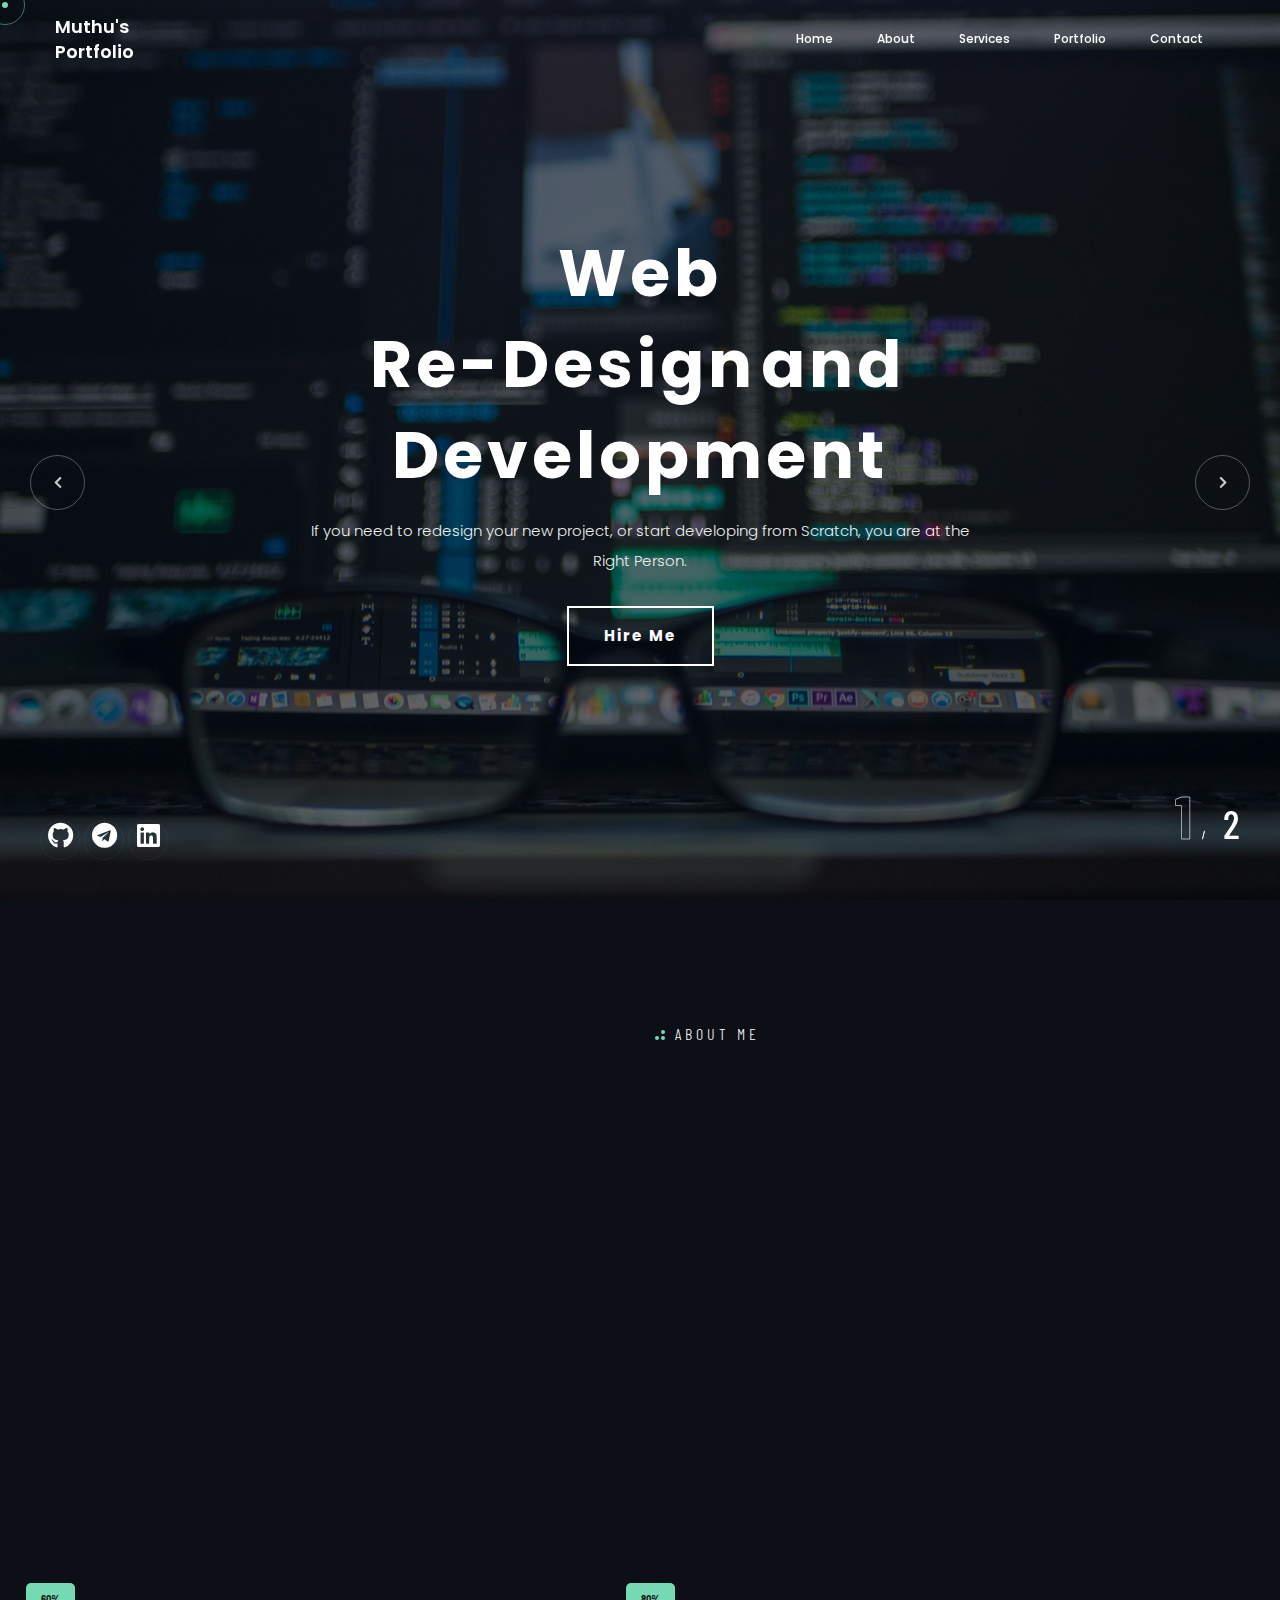
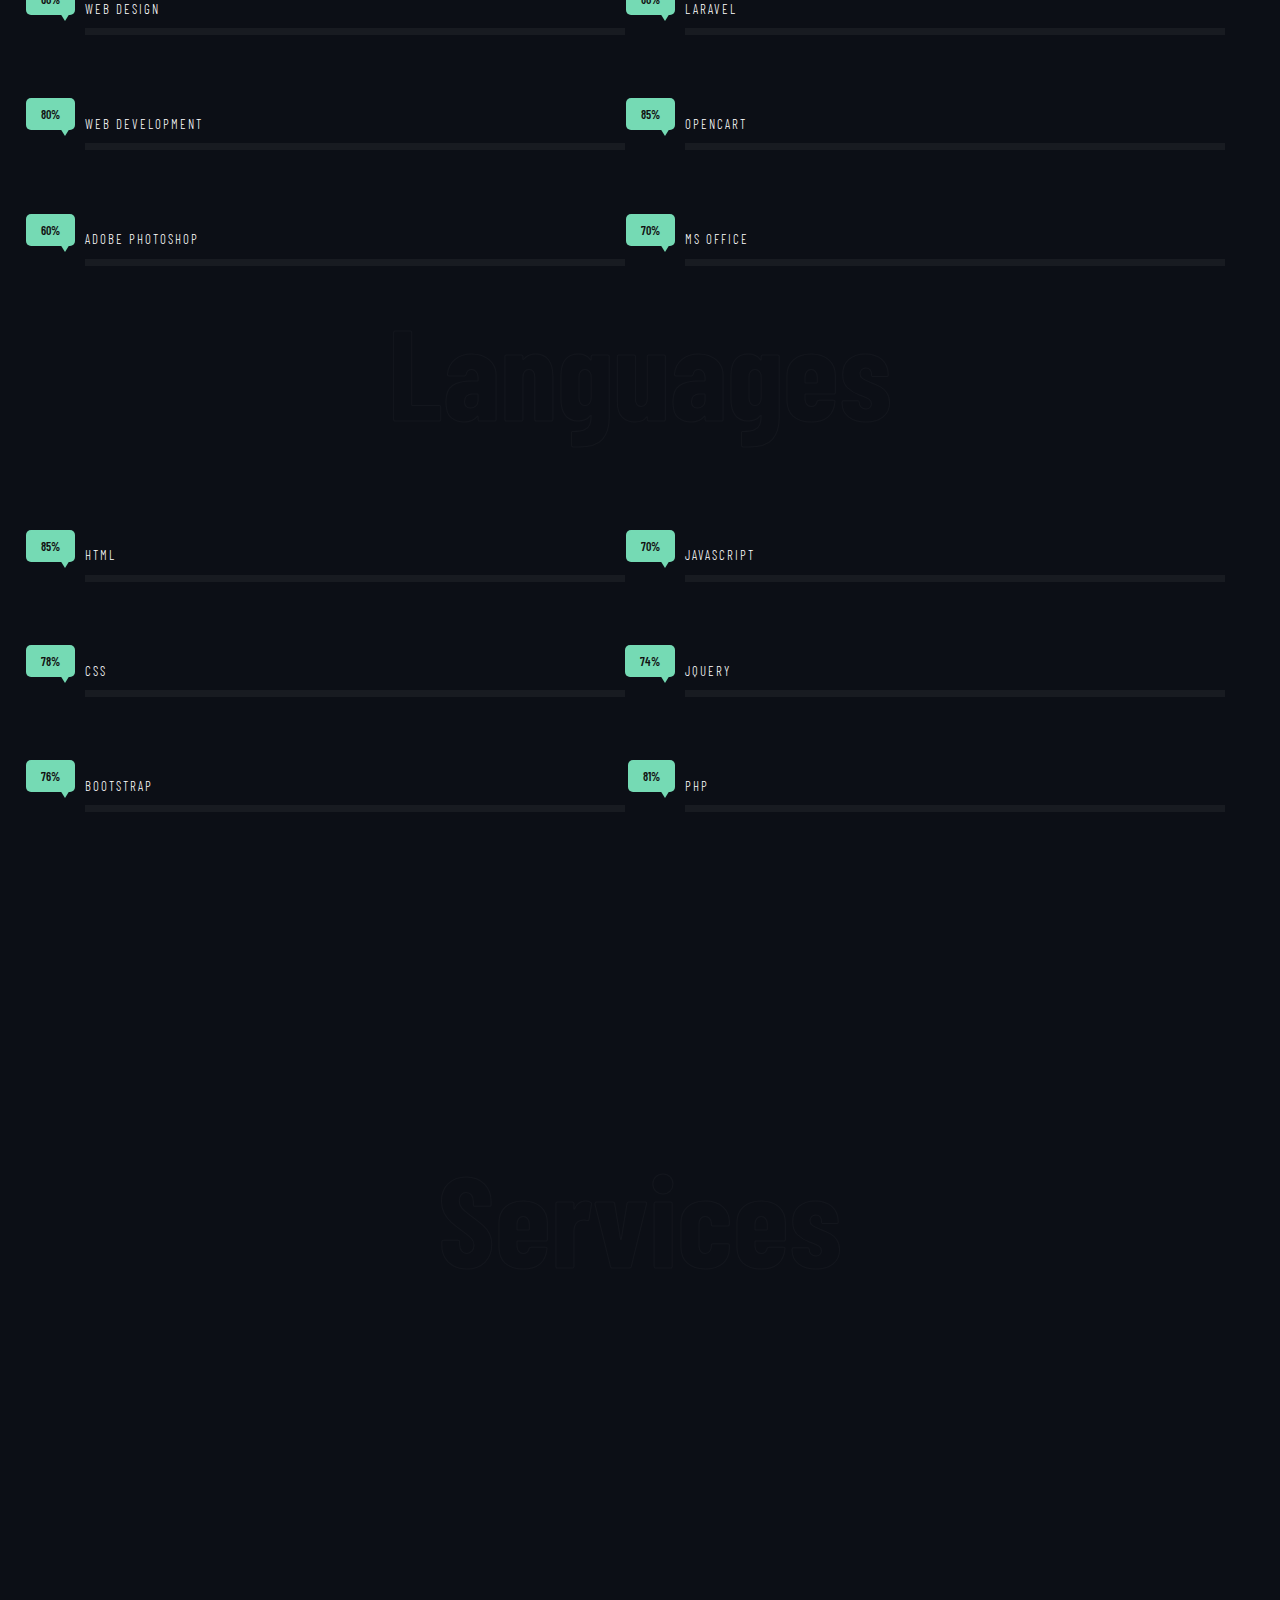
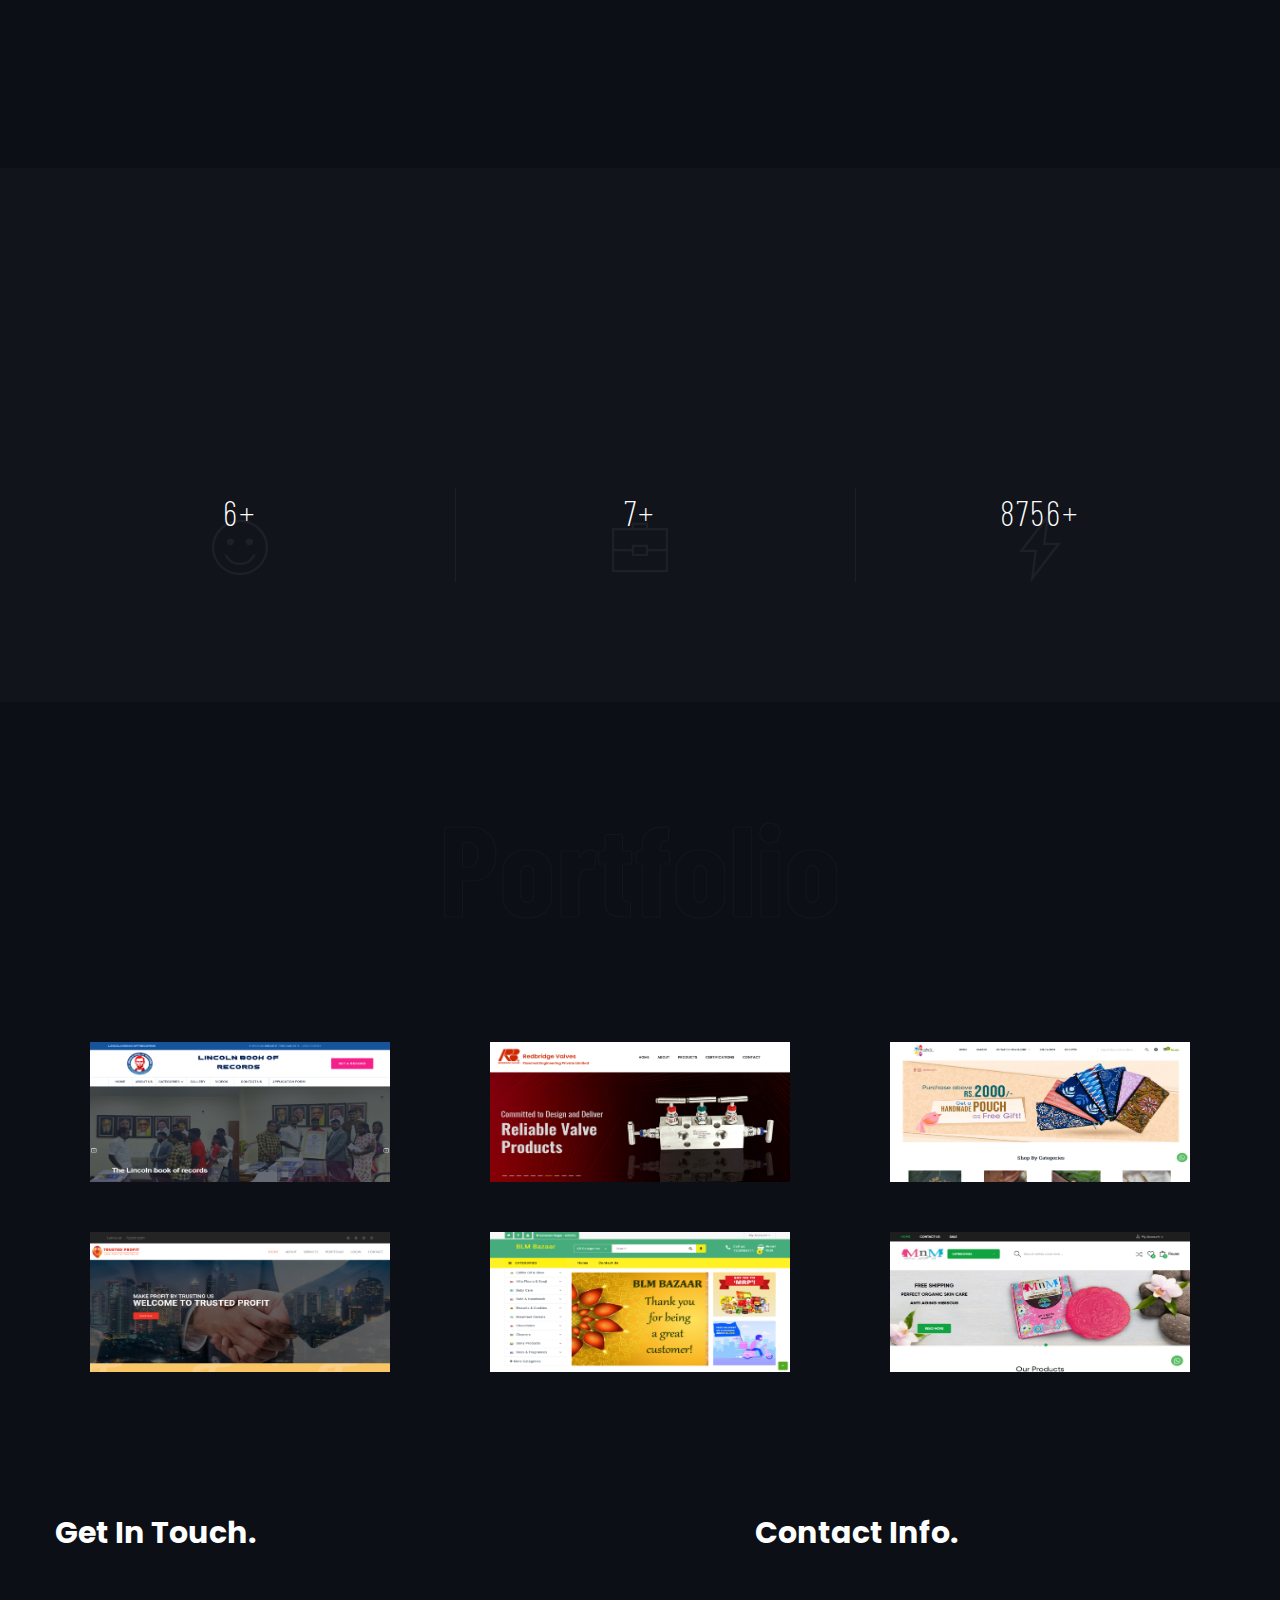
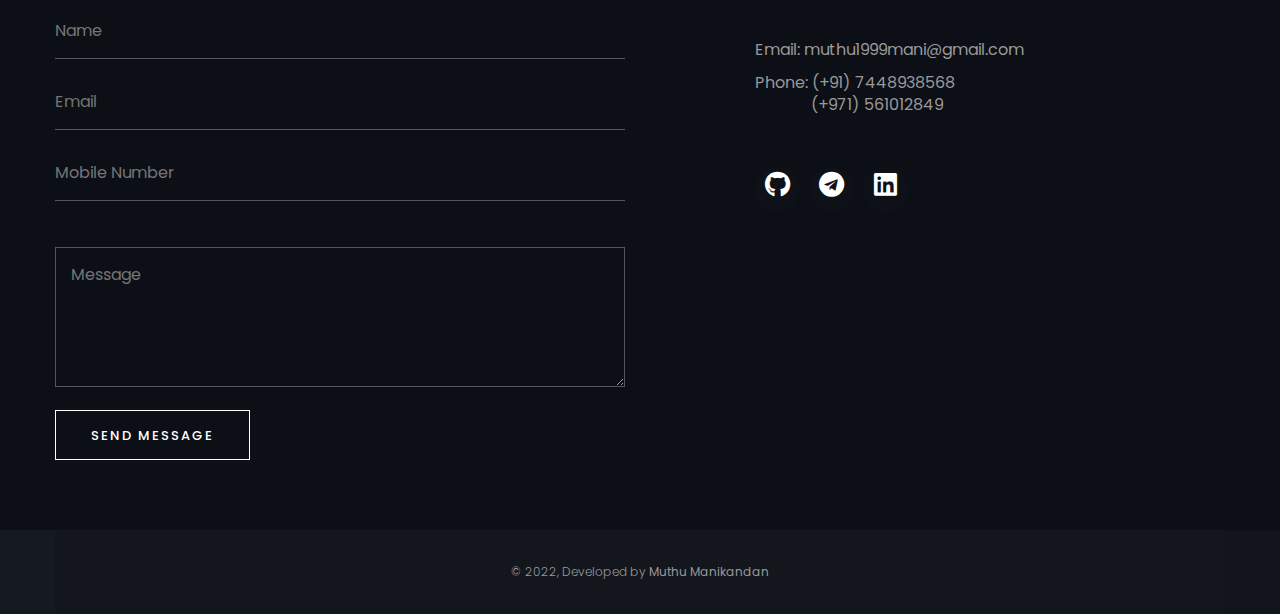
<file: index.html>
<!DOCTYPE html>
<html lang="zxx">

<head>
    <!-- Metas -->
    <meta charset="utf-8">
    <meta http-equiv="X-UA-Compatible" content="IE=edge" />
    <meta name="viewport" content="width=device-width, initial-scale=1, maximum-scale=1" />
    <meta name="keywords" content="Portfolio" />
    <meta name="description" content="'Muthu Manikandan's Portfolio" />
    <meta name="author" content="Muthu Manikandan" />
    <!-- Title  -->
    <title>Muthu's Portfolio</title>
    <!-- Favicon -->
    <link rel="shortcut icon" href="img/favicon.ico" />
    <!-- Google Fonts -->
    <link href="https://fonts.googleapis.com/css?family=Poppins:100,200,300,400,500,600,700,800,900&amp;display=swap" rel="stylesheet">
    <link href="https://fonts.googleapis.com/css2?family=Barlow:wght@100;200;300;400;500;600;700;800;900&amp;display=swap" rel="stylesheet">
    <link href="https://fonts.googleapis.com/css?family=Playfair+Display:400,500,600,700,800,900&amp;display=swap" rel="stylesheet">
    <link href="https://fonts.googleapis.com/css2?family=Comfortaa:wght@300;400;500;600;700&amp;display=swap" rel="stylesheet">
    <link href="https://fonts.googleapis.com/css2?family=Barlow+Condensed:wght@200;300;400;500;600;700&amp;display=swap" rel="stylesheet">
    <!-- Plugins -->
    <link rel="stylesheet" href="plugins/bootstrap.min.css" />
    <link rel="stylesheet" href="plugins/animate.css" />
    <link rel="stylesheet" href="plugins/ionicons.min.css"  />
    <link rel="stylesheet" href="plugins/pe-icon-7-stroke.css"  />
    <link rel="stylesheet" href="plugins/fontawesome-all.min.css"/>
    <link rel="stylesheet" href="plugins/justifiedGallery.min.css"  />
    <link rel="stylesheet" href="plugins/YouTubePopUp.css"  />
    <link rel="stylesheet" href="plugins/slick.css"  />
    <link rel="stylesheet" href="plugins/slick-theme.css"  />
    <link rel="stylesheet" href="plugins/swiper.min.css" />
    <!-- Core Style Css -->
    <link rel="stylesheet" href="css/style.css" />
</head>

<body>
    <!-- ==================== Start Loading ==================== -->
    <div id="preloader">
    </div>
    <!-- ==================== End Loading ==================== -->
    <!-- ==================== Start progress-scroll-button ==================== -->
    <div class="progress-wrap cursor-pointer">
        <svg class="progress-circle svg-content" width="100%" height="100%" viewBox="-1 -1 102 102">
            <path d="M50,1 a49,49 0 0,1 0,98 a49,49 0 0,1 0,-98" />
        </svg>
    </div>
    <!-- ==================== End progress-scroll-button ==================== -->
    <!-- ==================== Start cursor ==================== -->
    <div class="mouse-cursor cursor-outer"></div>
    <div class="mouse-cursor cursor-inner"></div>
    <!-- ==================== End cursor ==================== -->
    <!-- ==================== Start Navbar ==================== -->
    <nav class="navbar navbar-expand-lg">
        <div class="container">
            <!-- Logo -->
            <a class="logo" href="#">
                <h6>Muthu's Portfolio</h4>
            </a>
            <button class="navbar-toggler" type="button" data-toggle="collapse" data-target="#navbarSupportedContent" aria-controls="navbarSupportedContent" aria-expanded="false" aria-label="Toggle navigation">
                <span class="icon-bar"><i class="fas fa-bars"></i></span>
            </button>
            <!-- navbar links -->
            <div class="collapse navbar-collapse" id="navbarSupportedContent">
                <ul class="navbar-nav ml-auto">
                    <li class="nav-item">
                        <a class="nav-link " href="#">Home</a>
                    </li>
                    <li class="nav-item">
                        <a class="nav-link" href="#about">About</a>
                    </li>
                    <li class="nav-item">
                        <a class="nav-link" href="#services">Services</a>
                    </li>
                    <li class="nav-item">
                        <a class="nav-link " href="#portfolio">Portfolio</a>
                    </li>
                    <li class="nav-item">
                        <a class="nav-link" href="#contact">Contact</a>
                    </li>
                </ul>
            </div>
        </div>
    </nav>
    <!-- ==================== End Navbar ==================== -->
    <!-- ==================== Start Slider ==================== -->
    <header class="slider slider-prlx fixed-slider text-center">
        <div class="swiper-container parallax-slider">
            <div class="swiper-wrapper">
                <div class="swiper-slide">
                    <div class="bg-img valign" data-background="img/slid_01.jpg" data-overlay-dark="6">
                        <div class="container">
                            <div class="row justify-content-center">
                                <div class="col-lg-7 col-md-9">
                                    <div class="caption center">
                                        <h1 data-splitting>Web <br>Re-Design and Development</h1>
                                        <p>If you need to redesign your new project, or start developing from
                                            Scratch, you are at the Right Person.</p>
                                        <a href="#contact" class="btn-curve btn-lit mt-30">
                                            <span>Hire Me</span>
                                        </a>
                                    </div>
                                </div>
                            </div>
                        </div>
                    </div>
                </div>
                <div class="swiper-slide">
                    <div class="bg-img valign" data-background="img/slid_02.jpg" data-overlay-dark="6">
                        <div class="container">
                            <div class="row justify-content-center">
                                <div class="col-lg-7 col-md-9">
                                    <div class="caption center">
                                        <h1 data-splitting>Developing <br>Full Stack Websites</h1>
                                        <p>Hands on experience in working with Both Static and Dynamic sites.</p>
                                        <a href="#contact" class="btn-curve btn-lit mt-30">
                                            <span>Hire Me</span>
                                        </a>
                                    </div>
                                </div>
                            </div>
                        </div>
                    </div>
                </div>
            </div>
            <!-- slider setting -->
            <div class="setone setwo">
                <div class="swiper-button-next swiper-nav-ctrl next-ctrl cursor-pointer">
                    <i class="fas fa-chevron-right"></i>
                </div>
                <div class="swiper-button-prev swiper-nav-ctrl prev-ctrl cursor-pointer">
                    <i class="fas fa-chevron-left"></i>
                </div>
            </div>
            <div class="swiper-pagination top botm custom-font"></div>
            <div class="social-icon">
                <a href="https://github.com/muthu1999mani" target="_blank"><i class="fab fa-2x fa-github"></i></a>
                <a href="https://t.me/muthu_manikandan" target="_blank"><i class="fab fa-2x fa-telegram"></i></a>
                <a href="https://www.linkedin.com/in/m-muthu-40bb631a4/" target="_blank"><i class="fab fa-2x fa-linkedin"></i></a>
            </div>
        </div>
    </header>
    <!-- ==================== End Slider ==================== -->
    <div class="main-content">
        <!-- ==================== Start about ==================== -->
        <div class="about section-padding" id="about">
            <div class="container">
                <div class="row">
                    <div class="col-lg-5">
                        <div class="img-mons">
                            <div class="row">
                                <div class="col-md-5 cmd-padding valign d-none d-sm-block">
                                    <div class="img1 wow imago" data-wow-delay=".5s">
                                        <img src="img/intro/1.jpg" alt="">
                                    </div>
                                </div>
                                <div class="col-md-7 cmd-padding">
                                    <div class="img2 wow imago" data-wow-delay=".3s">
                                        <img src="img/intro/3.jpg" alt="">
                                    </div>
                                    <div class="img3 wow imago d-none d-sm-block" data-wow-delay=".8s">
                                        <img src="img/intro/2.jpg" alt="">
                                    </div>
                                </div>
                            </div>
                        </div>
                    </div>
                    <div class="col-lg-6 offset-lg-1 valign">
                        <div class="content">
                            <div class="sub-title">
                                <h6>About Me</h6>
                                <span></span>
                                <span></span>
                                <span></span>
                            </div>
                            <h3 class="main-title wow" data-splitting> Web Developer</h3>
                            <p class="wow txt" data-splitting>I'm <b>Muthu Manikandan.</b> Throughout my life, I’ve approached every challenge with enthusiasm,
                                creativity, and ceaseless desire to achieve success. This passion and drive have paved the way to countless opportunities, unique experiences and exceptional relationships both personally and professionally.</p>
                            <div class="ftbox mt-30">
                                <ul>
                                    <li class="wow fadeIn" data-wow-delay=".3s">
                                        <span class="icon pe-7s-magic-wand"></span>
                                        <h6 class="custom-font">Web <br>Design </h6>
                                        <div class="dots">
                                            <span></span>
                                            <span></span>
                                            <span></span>
                                        </div>
                                    </li>
                                    <li class="space wow fadeIn" data-wow-delay=".5s">
                                        <span class="icon pe-7s-tools"></span>
                                        <h6 class="custom-font">Web <br>Development</h6>
                                        <div class="dots">
                                            <span></span>
                                            <span></span>
                                            <span></span>
                                        </div>
                                    </li>
                                    <li class="wow fadeIn" data-wow-delay=".8s">
                                        <span class="icon pe-7s-way"></span>
                                        <h6 class="custom-font">Static &<br> Dynamic sites</h6>
                                        <div class="dots">
                                            <span></span>
                                            <span></span>
                                            <span></span>
                                        </div>
                                    </li>
                                </ul>
                            </div>
                        </div>
                    </div>
                </div>
            </div>
            <div class="hero-sec section-padding">
                <div class="container">
                    <div class="row">
                        <div class="col-lg-6">
                            <div class="skills-box full-width">
                                <div class="skill-item">
                                    <h6 class="custom-font">Web Design</h6>
                                    <div class="skill-progress">
                                        <div class="progres custom-font" data-value="60%"></div>
                                    </div>
                                </div>
                                <div class="skill-item">
                                    <h6 class="custom-font">Web Development</h6>
                                    <div class="skill-progress">
                                        <div class="progres custom-font" data-value="80%"></div>
                                    </div>
                                </div>
                                <div class="skill-item">
                                    <h6 class="custom-font">Adobe Photoshop</h6>
                                    <div class="skill-progress">
                                        <div class="progres custom-font" data-value="60%"></div>
                                    </div>
                                </div>
                            </div>
                        </div>
                        <div class="col-lg-6 valign">
                            <div class="skills-box full-width">
                                <div class="skill-item">
                                    <h6 class="custom-font">Laravel</h6>
                                    <div class="skill-progress">
                                        <div class="progres custom-font" data-value="80%"></div>
                                    </div>
                                </div>
                                <div class="skill-item">
                                    <h6 class="custom-font">Opencart</h6>
                                    <div class="skill-progress">
                                        <div class="progres custom-font" data-value="85%"></div>
                                    </div>
                                </div>
                                <div class="skill-item">
                                    <h6 class="custom-font">MS Office</h6>
                                    <div class="skill-progress">
                                        <div class="progres custom-font" data-value="70%"></div>
                                    </div>
                                </div>
                            </div>
                        </div>
                    </div>
                </div>
                <div class="container mt-60">
                    <div class="sec-head custom-font text-center">
                        <h6 class="wow fadeIn" data-wow-delay=".5s">Skills I Posses</h6>
                        <h3 class="wow" data-splitting>Language Proefficiency.</h3>
                        <span class="tbg">Languages</span>
                    </div>
                    <div class="row">
                        <div class="col-lg-6">
                            <div class="skills-box full-width">
                                <div class="skill-item">
                                    <h6 class="custom-font">HTML</h6>
                                    <div class="skill-progress">
                                        <div class="progres custom-font" data-value="85%"></div>
                                    </div>
                                </div>
                                <div class="skill-item">
                                    <h6 class="custom-font">CSS</h6>
                                    <div class="skill-progress">
                                        <div class="progres custom-font" data-value="78%"></div>
                                    </div>
                                </div>
                                <div class="skill-item">
                                    <h6 class="custom-font">Bootstrap</h6>
                                    <div class="skill-progress">
                                        <div class="progres custom-font" data-value="76%"></div>
                                    </div>
                                </div>
                            </div>
                        </div>
                        <div class="col-lg-6 valign">
                            <div class="skills-box full-width">
                                <div class="skill-item">
                                    <h6 class="custom-font">Javascript</h6>
                                    <div class="skill-progress">
                                        <div class="progres custom-font" data-value="70%"></div>
                                    </div>
                                </div>
                                <div class="skill-item">
                                    <h6 class="custom-font">jquery</h6>
                                    <div class="skill-progress">
                                        <div class="progres custom-font" data-value="74%"></div>
                                    </div>
                                </div>
                                <div class="skill-item">
                                    <h6 class="custom-font">PHP</h6>
                                    <div class="skill-progress">
                                        <div class="progres custom-font" data-value="81%"></div>
                                    </div>
                                </div>
                            </div>
                        </div>
                    </div>
                </div>
            </div>
        </div>
        <!-- ==================== End about ==================== -->
        <!-- ==================== Start Services ==================== -->
        <section class="services section-padding" id="services">
            <div class="container">
                <div class="sec-head custom-font text-center">
                    <h6 class="wow fadeIn" data-wow-delay=".5s">Which i Offer</h6>
                    <h3 class="wow" data-splitting>Services.</h3>
                    <span class="tbg">Services</span>
                </div>
                <div class="row">
                    <div class="col-lg-3 col-md-6 item-box bg-img wow fadeInLeft" data-wow-delay=".3s" data-background="img/1.jpg">
                        <h4 class="custom-font">Best Of <br> My Services</h4>
                    </div>
                    <div class="col-lg-2 col-md-6 item-box wow fadeInLeft" data-wow-delay=".5s">
                        <span class="icon pe-7s-display2"></span>
                        <h6>RESPONSIVE</h6>
                        <p>My layouts will work on any device, big or small.</p>
                    </div>
                    <div class="col-lg-2 col-md-6 item-box wow fadeInLeft" data-wow-delay=".7s">
                        <span class="icon pe-7s-next"></span>
                        <h6>FAST</h6>
                        <p>Fast load times and lag free interaction, my highest priority.</p>
                    </div>
                    <div class="col-lg-2 col-md-6 item-box wow fadeInLeft" data-wow-delay=".9s">
                        <span class="icon pe-7s-display2"></span>
                        <h6>DYNAMIC</h6>
                        <p>Websites don't have to be static, I love making pages come to life.</p>
                    </div>
                    <div class="col-lg-2 col-md-6 item-box wow fadeInLeft" data-wow-delay=".11s">
                        <span class="icon pe-7s-next"></span>
                        <h6>OPENCART EXTENSIONS</h6>
                        <p>Extensions are add-on programs that provide extra functionality to Opencart website.</p>
                    </div>
                </div>
            </div>
            <div class="half-bg bottom"></div>
        </section>
        <!-- ==================== End Services ==================== -->
        <!-- ==================== Start numbers ==================== -->
        <section class="number-sec section-padding sub-bg">
            <div class="container">
                <div class="row">
                    <div class="col-lg-4 col-md-6">
                        <div class="item no-bord">
                            <span class="icon pe-7s-smile"></span>
                            <h3 class="custom-font"><span class="count">6</span>+</h3>
                            <p class="wow txt" data-splitting>Happy Clients</p>
                        </div>
                    </div>
                    <div class="col-lg-4 col-md-6">
                        <div class="item">
                            <span class="icon pe-7s-portfolio"></span>
                            <h3 class="custom-font"><span class="count">7</span>+</h3>
                            <p class="wow txt" data-splitting>Complete Projects</p>
                        </div>
                    </div>
                    <div class="col-lg-4 col-md-6">
                        <div class="item">
                            <span class="icon pe-7s-gleam"></span>
                            <h3 class="custom-font"><span class="count">8756</span>+</h3>
                            <p class="wow txt" data-splitting>Lines of Codes</p>
                        </div>
                    </div>
                </div>
            </div>
        </section>
        <!-- ==================== End numbers ==================== -->
        <!-- ==================== Start works ==================== -->
        <section class="works section-padding pb-70" id="portfolio">
            <div class="container">
                <div class="sec-head custom-font text-center">
                    <h6 class="wow fadeIn" data-wow-delay=".5s">Works I did</h6>
                    <h3 class="wow" data-splitting>My Portfolio.</h3>
                    <span class="tbg">Portfolio</span>
                </div>
                <div class="row lg-space">
                    <div class="col-lg-4 col-md-6">
                        <div class="item">
                            <a>
                                <div class="img" data-tooltip-tit="Lincoln Book Of Records" data-tooltip-sub="Laravel">
                                    <img src="img/thumb-1.png" alt="">
                                </div>
                            </a>
                        </div>
                    </div>
                    <div class="col-lg-4 col-md-6 valign">
                        <div class="item">
                            <a>
                                <div class="img" data-tooltip-tit="Redbridge Valves" data-tooltip-sub="Laravel">
                                    <img src="img/thumb-2.png" alt="">
                                </div>
                            </a>
                        </div>
                    </div>
                    <div class="col-lg-4 col-md-6">
                        <div class="item">
                            <a>
                                <div class="img" data-tooltip-tit="Arshis" data-tooltip-sub="Opencart">
                                    <img src="img/thumb-3.png" alt="">
                                </div>
                            </a>
                        </div>
                    </div>
                    <div class="col-lg-4 col-md-6 valign">
                        <div class="item">
                            <a>
                                <div class="img" data-tooltip-tit="Trusted Profit" data-tooltip-sub="Laravel">
                                    <img src="img/thumb-4.png" alt="">
                                </div>
                            </a>
                        </div>
                    </div>
                    <div class="col-lg-4 col-md-6">
                        <div class="item">
                            <a>
                                <div class="img" data-tooltip-tit="BLM BAZAAR" data-tooltip-sub="Opencart">
                                    <img src="img/thumb-5.png" alt="">
                                </div>
                            </a>
                        </div>
                    </div>
                    <div class="col-lg-4 col-md-6 valign">
                        <div class="item">
                            <a>
                                <div class="img" data-tooltip-tit="MNM Glow With Us" data-tooltip-sub="Opencart">
                                    <img src="img/thumb-6.png" alt="">
                                </div>
                            </a>
                        </div>
                    </div>
                </div>
            </div>
        </section>
        <!-- ==================== End works ==================== -->
        <!-- ==================== Start Contact ==================== -->
        <section class="contact section-padding" id="contact" style="padding: 20px 10px;">
            <div class="container">
                <div class="row">
                    <div class="col-lg-6">
                        <div class="form md-mb50">
                            <h4 class="extra-title mb-50">Get In Touch.</h4>
                            <form action="https://formspree.io/f/xyylyqdj" method="POST">
                                <div class="messages"></div>
                                <div class="controls">
                                    <div class="form-group">
                                        <input id="form_name" type="text" name="name" placeholder="Name" required="required">
                                    </div>
                                    <div class="form-group">
                                        <input id="form_email" type="email" name="email" placeholder="Email" required="required">
                                    </div>
                                    <div class="form-group">
                                        <input id="form_phone" type="number" name="phone" placeholder="Mobile Number" required="required">
                                    </div>
                                    <div class="form-group">
                                        <textarea id="form_message" name="message" placeholder="Message" rows="4" required="required"></textarea>
                                    </div>
                                    <button type="submit" class="btn-curve btn-lit"><span>Send Message</span></button>
                                </div>
                            </form>
                        </div>
                    </div>
                    <div class="col-lg-5 offset-lg-1">
                        <div class="cont-info">
                            <h4 class="extra-title mb-50">Contact Info.</h4>
                            <h3 class="custom-font wow" data-splitting>Let's Talk.
                            </h3>
                            <div class="item mb-40">
                                <h5><a href="#0">Email: muthu1999mani@gmail.com</a></h5>
                                <h5>Phone: (+91) 7448938568 <br> &emsp;&emsp;&emsp;&nbsp; 
                                    (+971) 561012849
                                </h5>
                            </div>
                            <div class="social mt-50">
                                <a href="https://github.com/muthu1999mani" target="_blank"><i class="fab fa-2x fa-github"></i></a>
                                <a href="https://t.me/muthu_manikandan" target="_blank"><i class="fab fa-2x fa-telegram"></i></a>
                                <a href="https://www.linkedin.com/in/m-muthu-40bb631a4/" target="_blank"><i class="fab fa-2x fa-linkedin"></i></a>
                            </div>
                        </div>
                    </div>
                </div>
            </div>
        </section>
        <footer class="footer-half sub-bg">
            <div class="container">
                <div class="copyrights text-center">
                    <p>© 2022, Developed by <b>Muthu Manikandan</b></p>
                </div>
            </div>
        </footer>
    </div>
    <!-- jQuery -->
    <script src="js/jquery-3.6.0.min.js"></script>
    <script src="js/jquery-migrate-3.0.0.min.js"></script>
    <script src="js/swiper-bundle.min.js"></script>
    <!-- plugins -->
    <script src="js/plugins.js"></script>
    <!-- custom scripts -->
    <script src="js/scripts.js"></script>
</body>

</html>
</file>
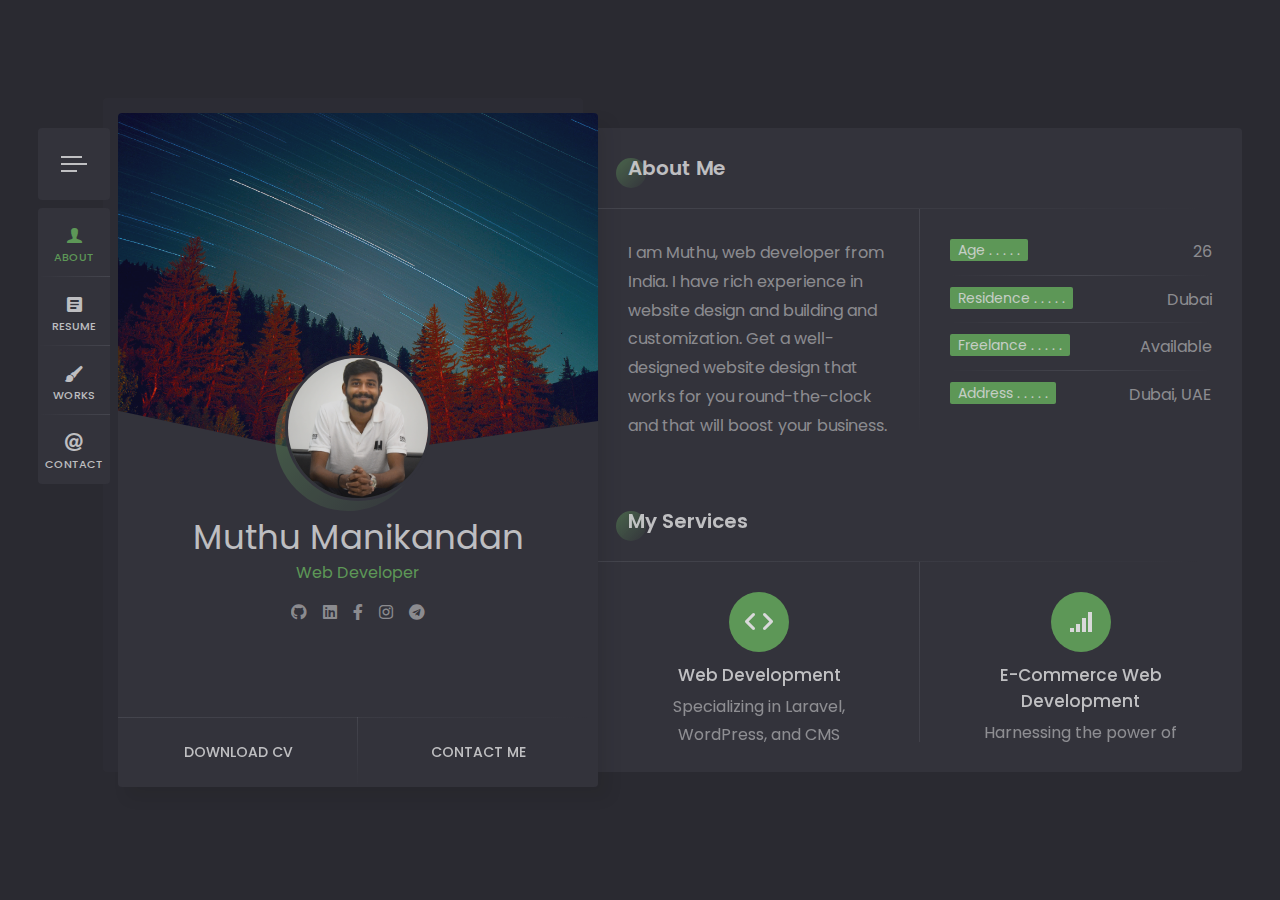
<file: LivePortfolio/index.html>
<!DOCTYPE html>
<html lang="en">
<head>
    <meta charset="UTF-8"/>
    <meta http-equiv="X-UA-Compatible" content="IE=edge">
    <meta name="viewport" content="width=device-width, initial-scale=1, maximum-scale=1"/>
    <meta name="author" content="Muthu Manikandan"/>

    <!-- Robots.txt -->
    <meta name="robots" content="index, follow">

    <!-- Meta Title -->
    <title>Muthu Manikandan | Web Development Expert | Portfolio & Services</title>

    <!-- Meta Description -->
    <meta name="description" content="Welcome to the portfolio of Muthu Manikandan, a creative web developer and designer dedicated to crafting unique digital experiences. Explore my projects, skills, and services to see how I can help you."/>

    <!-- Keywords -->
    <meta name="keywords" content="Web Developer,Web Development,Portfolio,Muthu Manikandan,Front-end Development,Back-end Development,Full-stack Development,Responsive Web Design,Web Applications,Web development services,E-commerce web development,Web application development,Web development portfolio examples"/>

    <!-- Meta OG Property -->
    <meta property="og:title" content="Muthu Manikandan | Web Development Expert | Portfolio & Services"/>
    <meta property="og:description" content="Welcome to the portfolio of Muthu Manikandan, a creative web developer and designer dedicated to crafting unique digital experiences. Explore my projects, skills, and services to see how I can help you." />
    <meta property="og:image" content="https://muthuportfolio.unaux.com/ogp.jpg" />
    <meta property="og:url" content="images/favicon.png" />
    <meta property="og:type" content="Website"/>
    <meta property="og:site_name" content="http://muthuportfolio.unaux.com/"/>

    <!-- Twitter Card OG -->
    <meta name="twitter:card" content="images/hero.png">
    <meta name="twitter:site" content="@muthu1999mani">
    <meta name="twitter:title" content="Muthu Manikandan | Web Development Expert | Portfolio & Services">
    <meta name="twitter:description" content="Welcome to the portfolio of Muthu Manikandan, a creative web developer and designer dedicated to crafting unique digital experiences. Explore my projects, skills, and services to see how I can help you.">
    <meta name="twitter:image" content="images/hero.png">

    <!-- Favicons -->
    <link rel="apple-touch-icon" sizes="180x180" href="images/favicon.png">
    <link rel="icon" type="image/png" sizes="32x32" href="images/favicon.png">
    <link rel="icon" type="image/png" sizes="16x16" href="images/favicon.png">

    <!-- Canonical -->
    <link rel="canonical" href="http://muthuportfolio.unaux.com/">

    <link href="https://fonts.googleapis.com/css?family=Poppins:100,100i,200,200i,300,300i,400,400i,500,500i,600,600i,700,700i,800,800i,900,900i"  rel="stylesheet">
    <link rel="stylesheet" href="https://use.fontawesome.com/releases/v5.8.0/css/all.css">

    <!--
        Load CSS
    -->
    <link rel="stylesheet" href="css/basic.css"/>
    <link rel="stylesheet" href="css/layout.css"/>
    <link rel="stylesheet" href="css/blogs.css"/>
    <link rel="stylesheet" href="css/ionicons.css"/>
    <link rel="stylesheet" href="css/magnific-popup.css"/>
    <link rel="stylesheet" href="css/animate.css"/>
    <link rel="stylesheet" href="css/owl.carousel.css"/>

    <!--
        Background Gradient
    -->
    <link rel="stylesheet" href="css/gradient.css"/>

    <!--
        Template New-Skin
    -->
    <link rel="stylesheet" href="css/new-skin/new-skin.css"/>

    <!--
        Template RTL
    -->
    <!--<link rel="stylesheet" href="css/rtl.css" />-->

    <!--
        Template Colors
    -->
    <link rel="stylesheet" href="css/template-colors/green.css"/>
    <!--<link rel="stylesheet" href="css/template-colors/blue.css" />-->
    <!--<link rel="stylesheet" href="css/template-colors/orange.css" />-->
    <!--<link rel="stylesheet" href="css/template-colors/pink.css" />-->
    <!--<link rel="stylesheet" href="css/template-colors/purple.css" />-->
    <!--<link rel="stylesheet" href="css/template-colors/red.css" />-->

    <!--
        Template Dark
    -->
    <link rel="stylesheet" href="css/template-dark/dark.css"/>


    <!--[if lt IE 9]>
    <script src="http://css3-mediaqueries-js.googlecode.com/svn/trunk/css3-mediaqueries.js"></script>
    <script src="http://html5shim.googlecode.com/svn/trunk/html5.js"></script>
    <![endif]-->
</head>

<body>
<div class="page new-skin">

    <!-- preloader -->
    <div class="preloader">
        <div class="centrize full-width">
            <div class="vertical-center">
                <div class="spinner">
                    <div class="double-bounce1"></div>
                    <div class="double-bounce2"></div>
                </div>
            </div>
        </div>
    </div>

    <!-- background -->
    <div class="background"></div>

    <!--
        Container
    -->
    <div class="container opened" data-animation-in="fadeInLeft" data-animation-out="fadeOutLeft">

        <!--
            Header
        -->
        <header class="header">
            <a href="javascript:void(0);" class="menu-btn"><span></span></a>
            <!-- menu -->
            <div class="top-menu">
                <ul>
                    <li class="active">
                        <a href="#about-card">
                            <span class="icon ion-person"></span>
                            <span class="link">About</span>
                        </a>
                    </li>
                    <li>
                        <a href="#resume-card">
                            <span class="icon ion-android-list"></span>
                            <span class="link">Resume</span>
                        </a>
                    </li>
                    <li>
                        <a href="#works-card">
                            <span class="icon ion-paintbrush"></span>
                            <span class="link">Works</span>
                        </a>
                    </li>
                    <!--<li>
                        <a href="#blog-card">
                                <span class="icon ion-chatbox-working"></span>
                                <span class="link">Blog</span>
                            </a>
                    </li>-->
                    <li>
                        <a href="#contacts-card">
                            <span class="icon ion-at"></span>
                            <span class="link">Contact</span>
                        </a>
                    </li>
                </ul>
            </div>

        </header>

        <!--
            Card - Started
        -->
        <div class="card-started" id="home-card">

            <!--
                Profile
            -->
            <div class="profile">

                <!-- profile image -->
                <div class="slide" style="background-image: url(images/bg.jpg);"></div>

                <!-- profile photo -->
                <div class="image">
                    <img src="images/hero.png" alt="Muthu Manikandan"/>
                </div>

                <!-- profile titles -->
                <div class="title">Muthu Manikandan</div>
                <div class="subtitle subtitle-typed">Web Developer</div>

                <!-- profile socials -->
                <div class="social">
                    <a target="_blank" href="https://github.com/muthu1999mani"><span class="fab fa-github"></span></a>
                    <a target="_blank" href="https://www.linkedin.com/in/muthu-manikandan-40bb631a4"><span class="fab fa-linkedin"></span></a>
                    <a target="_blank" href="https://www.facebook.com/muthu1999mani"><span class="fab fa-facebook-f"></span></a>
                    <a target="_blank" href="https://www.instagram.com/beard_boii_mu_thu/"><span class="fab fa-instagram"></span></a>
                    <a target="_blank" href="https://t.me/muthu_manikandan"><span class="fab fa-telegram"></span></a>
                </div>

                <!-- profile buttons -->
                <div class="lnks">
                    <a href="Muthu-Web-Developer.pdf" class="lnk" target="_blank" download>
                        <span class="text">Download CV</span>
<!--                        <span class="ion ion-archive"></span>-->
                    </a>
                    <a href="mailto:muthu1999mani@gmail.com" class="lnk discover">
                        <span class="text">Contact Me</span>
<!--                        <span class="arrow"></span>-->
                    </a>
                </div>

            </div>

        </div>

        <!--
            Card - About
        -->
        <div class="card-inner animated active" id="about-card">
            <div class="card-wrap">

                <!--
                    About
                -->
                <div class="content about">

                    <!-- title -->
                    <div class="title">About Me</div>

                    <!-- content -->
                    <div class="row">
                        <div class="col col-d-6 col-t-6 col-m-12 border-line-v">
                            <div class="text-box">
                                <p>
                                    I am Muthu, web developer from India. I have rich experience in  website design and building and customization. Get a well-designed website design that works for you round-the-clock and that will boost your business.
<!--                                                                       I combine stunning UX design with excellent content strategy to ensure your website performs extremely well in bringing you more business.-->
                                </p>
                            </div>
                        </div>
                        <div class="col col-d-6 col-t-6 col-m-12 border-line-v">
                            <div class="info-list">
                                <ul>
                                    <li><strong>Age . . . . .</strong> 26</li>
                                    <li><strong>Residence . . . . .</strong> Dubai</li>
                                    <li><strong>Freelance . . . . .</strong> Available</li>
                                    <li><strong>Address . . . . .</strong> Dubai, UAE</li>
                                </ul>
                            </div>
                        </div>
                        <div class="clear"></div>
                    </div>

                </div>

                <!--
                    Services
                -->
                <div class="content services">

                    <!-- title -->
                    <div class="title">My Services</div>

                    <!-- content -->
                    <div class="row service-items border-line-v">

                        <!-- service item -->
                        <div class="col col-d-6 col-t-6 col-m-12 border-line-h">
                            <div class="service-item">
                                <div class="icon"><span class="ion ion-code"></span></div>
                                <div class="name">Web Development</div>
                                <p>
                                    Specializing in Laravel, WordPress, and CMS Development, we build dynamic, responsive websites and web applications. Our web maintenance services ensure your site stays up-to-date and secure.
                                </p>
                            </div>
                        </div>

                        <!-- service item -->
                        <div class="col col-d-6 col-t-6 col-m-12 border-line-h">
                            <div class="service-item">
                                <div class="icon"><span class="ion ion-connection-bars"></span></div>
                                <div class="name">E-Commerce Web Development</div>
                                <p>
                                    Harnessing the power of OpenCart, we create seamless, user-friendly online stores that drive sales and enhance customer experiences. Let us help you build an ecommerce platform that stands out.
                                </p>
                            </div>
                        </div>

                        <!-- service item -->
                        <div class="col col-d-6 col-t-6 col-m-12">
                            <div class="service-item">
                                <div class="icon"><span class="ion ion-speakerphone"></span></div>
                                <div class="name">Social Media Marketing</div>
                                <p>
                                    Amplify your brand's reach with our expert marketing services on Facebook, Instagram, Pinterest, LinkedIn, and Snapchat. We create targeted campaigns to engage your audience and boost your online presence.
                                </p>
                            </div>
                        </div>

                        <!-- service item -->
                        <div class="col col-d-6 col-t-6 col-m-12">
                            <div class="service-item">
                                <div class="icon"><span class="ion ion-android-globe"></span></div>
                                <div class="name">Search Engine Optimization</div>
                                <p>
                                    Boost your online visibility with our comprehensive SEO services. We optimize your website to improve search engine rankings, drive organic traffic, and enhance your digital presence.
                                </p>
                            </div>
                        </div>

                        <div class="clear"></div>
                    </div>
                </div>

                <!-- Fun Fact -->
                <div class="content fuct">

                    <!-- title -->
                    <div class="title">Fun Fact</div>

                    <!-- content -->
                    <div class="row fuct-items">

                        <!-- fuct item -->
                        <div class="col col-d-3 col-t-3 col-m-6 border-line-v">
                            <div class="fuct-item">
                                <div class="icon"><span class="ion ion-android-watch"></span></div>
                                <div class="name">4980 Working Hours</div>
                            </div>
                        </div>

                        <!-- fuct item -->
                        <div class="col col-d-3 col-t-3 col-m-6 border-line-v">
                            <div class="fuct-item">
                                <div class="icon"><span class="ion ion-android-document"></span></div>
                                <div class="name">15 Projects</div>
                            </div>
                        </div>

                        <!-- fuct item -->
                        <div class="col col-d-3 col-t-3 col-m-6 border-line-v">
                            <div class="fuct-item">
                                <div class="icon"><span class="ion ion-android-person"></span></div>
                                <div class="name">12 Clients</div>
                            </div>
                        </div>

                        <!-- fuct item -->
                        <div class="col col-d-3 col-t-3 col-m-6 border-line-v">
                            <div class="fuct-item">
                                <div class="icon"><span class="ion ion-android-clipboard"></span></div>
                                <div class="name">24658 Lines Of Codes</div>
                            </div>
                        </div>

                        <div class="clear"></div>
                    </div>

                </div>


            </div>
        </div>

        <!-- Card - Resume -->
        <div class="card-inner" id="resume-card">
            <div class="card-wrap">

                <!--
                    Resume
                -->
                <div class="content resume">

                    <!-- title -->
                    <div class="title">Resume</div>

                    <!-- content -->
                    <div class="row">

                        <!-- experience -->
                        <div class="col col-d-6 col-t-6 col-m-12 border-line-v">
                            <div class="resume-title border-line-h">
                                <div class="icon"><i class="ion ion-briefcase"></i></div>
                                <div class="name">Experience</div>
                            </div>
                            <div class="resume-items">
                                <div class="resume-item border-line-h active">
                                    <div class="date">2023 - Present</div>
                                    <div class="name">Web Developer & SEO Specialist</div>
                                    <div class="company">Vikas Ear Piercing Services, Dubai, UAE.</div>
                                    <p>
                                        As a Web Developer & SEO Specialist, I developed a robust ecommerce web application and implemented effective SEO strategies to enhance its online visibility and search engine rankings.
                                    </p>
                                </div>
                                <div class="resume-item border-line-h">
                                    <div class="date">2022 - 2023</div>
                                    <div class="name">Backend Developer</div>
                                    <div class="company">IE Soft Technologies, Dubai, UAE.</div>
                                    <p>
                                        Developed a scalable system to handle high user traffic reliably. Ensured data and transaction security with strong encryption methods.
                                    </p>
                                </div>
                                <div class="resume-item">
                                    <div class="date">2021 - 2022</div>
                                    <div class="name">Software Engineer</div>
                                    <div class="company">SmartiApps Technologies, Chennai, India.</div>
                                    <p>
                                        Creating responsive websites and web applications with HTML, CSS, JavaScript, and PHP frameworks like Laravel and OpenCart. Collaborating with design and project teams to optimize user experience.
                                    </p>
                                </div>
                            </div>
                        </div>

                        <!-- education -->
                        <div class="col col-d-6 col-t-6 col-m-12 border-line-v">
                            <div class="resume-title border-line-h">
                                <div class="icon"><i class="ion ion-university"></i></div>
                                <div class="name">Education</div>
                            </div>
                            <div class="resume-items">
                                <div class="resume-item border-line-h">
                                    <div class="date">2019 - 2021</div>
                                    <div class="name">Anna University</div>
                                    <div class="company">India</div>
                                    <p>
                                        Post Graduate in Master of Computer Applications, Mepco Schlenk Engineering College, Sivakasi, India. <br>
                                        Course Work - Laravel, WordPress, JavaScript, MySQL, GIT, Python and Java
                                    </p>
                                </div>
                                <div class="resume-item border-line-h">
                                    <div class="date">2016 - 2019</div>
                                    <div class="name">Manonmaniam Sundaranar University</div>
                                    <div class="company">India</div>
                                    <p>
                                        Bachelor's Degree In Computer Science, South Travancore Hindu College, Nagercoil, India. <br>
                                        Course Work - Web Technologies
                                    </p>
                                </div>
                            </div>
                        </div>

                        <div class="clear"></div>
                    </div>

                </div>

                <!--
                    Skills
                -->
                <div class="content skills">

                    <!-- title -->
                    <div class="title">My Skills</div>

                    <!-- content -->
                    <div class="row">

                        <!-- skill item -->
                        <div class="col col-d-6 col-t-6 col-m-12 border-line-v">
                            <div class="skills-list">
                                <div class="skill-title border-line-h">
                                    <div class="icon"><i class="ion ion-easel"></i></div>
                                    <div class="name">Design & Development</div>
                                </div>
                                <ul>
                                    <li class="border-line-h">
                                        <div class="name">Web Design</div>
                                        <div class="progress">
                                            <div class="percentage" style="width:90%;"></div>
                                        </div>
                                    </li>
                                    <li class="border-line-h">
                                        <div class="name">WordPress</div>
                                        <div class="progress">
                                            <div class="percentage" style="width:65%;"></div>
                                        </div>
                                    </li>
                                    <li class="border-line-h">
                                        <div class="name">Photoshop</div>
                                        <div class="progress">
                                            <div class="percentage" style="width:75%;"></div>
                                        </div>
                                    </li>
                                    <li>
                                        <div class="name">SEO</div>
                                        <div class="progress">
                                            <div class="percentage" style="width:85%;"></div>
                                        </div>
                                    </li>
                                </ul>
                            </div>
                        </div>

                        <!-- skill item -->
                        <div class="col col-d-6 col-t-6 col-m-12 border-line-v">
                            <div class="skills-list dotted">
                                <div class="skill-title border-line-h">
                                    <div class="icon"><i class="ion ion-flag"></i></div>
                                    <div class="name">Languages</div>
                                </div>
                                <ul>
                                    <li class="border-line-h">
                                        <div class="name">Tamil</div>
                                        <div class="progress">
                                            <div class="percentage" style="width:100%;"></div>
                                        </div>
                                    </li>
                                    <li class="border-line-h">
                                        <div class="name">English</div>
                                        <div class="progress">
                                            <div class="percentage" style="width:70%;"></div>
                                        </div>
                                    </li>
                                    <li>
                                        <div class="name">Hindi</div>
                                        <div class="progress ">
                                            <div class="percentage" style="width:30%;"></div>
                                        </div>
                                    </li>
                                    <li class="border-line-h">
                                        <div class="name">Malayalam</div>
                                        <div class="progress">
                                            <div class="percentage" style="width:60%;"></div>
                                        </div>
                                    </li>
                                </ul>
                            </div>
                        </div>

                        <!-- skill item -->
                        <div class="col col-d-6 col-t-6 col-m-12 border-line-v">
                            <div class="skills-list circles">
                                <div class="skill-title border-line-h">
                                    <div class="icon"><i class="ion ion-code"></i></div>
                                    <div class="name">Coding</div>
                                </div>
                                <ul>
                                    <li>
                                        <div class="name">Laravel</div>
                                        <div class="progress p90">
                                            <span>90%</span>
                                        </div>
                                    </li>
                                    <li>
                                        <div class="name">PHP / MySQL</div>
                                        <div class="progress p75">
                                            <span>75%</span>
                                        </div>
                                    </li>
                                    <li>
                                        <div class="name">OpenCart</div>
                                        <div class="progress p85">
                                            <span>95%</span>
                                        </div>
                                    </li>
                                    <li>
                                        <div class="name">HTML / CSS</div>
                                        <div class="progress p95">
                                            <span>92%</span>
                                        </div>
                                    </li>
                                </ul>
                            </div>
                        </div>

                        <!-- skill item -->
                        <div class="col col-d-6 col-t-6 col-m-12 border-line-v">
                            <div class="skills-list list">
                                <div class="skill-title border-line-h">
                                    <div class="icon"><i class="ion ion-android-list"></i></div>
                                    <div class="name">Knowledge</div>
                                </div>
                                <ul>
                                    <li>
                                        <div class="name">Website Hosting</div>
                                    </li>
                                    <li>
                                        <div class="name">SEO and Web Development</div>
                                    </li>
                                    <li>
                                        <div class="name">Content Creation</div>
                                    </li>
                                    <li>
                                        <div class="name">Marketing Services</div>
                                    </li>
                                    <li>
                                        <div class="name">Modern and Mobile-Ready Designs</div>
                                    </li>
                                    <li>
                                        <div class="name">Advertising Services</div>
                                    </li>
                                    <li>
                                        <div class="name">Graphics and Animations</div>
                                    </li>
                                    <li>
                                        <div class="name">Search Engine Marketing</div>
                                    </li>
                                </ul>
                            </div>
                        </div>
                        <div class="clear"></div>
                    </div>
                </div>
            </div>
        </div>

        <!--
            Card - Works
        -->
        <div class="card-inner" id="works-card">
            <div class="card-wrap">

                <!--
                    Works
                -->
                <div class="content works">

                    <!-- title -->
                    <div class="title">Recent Works</div>

                    <!-- filters -->
                    <div class="filter-menu filter-button-group">
                        <div class="f_btn active">
                            <label><input type="radio" name="fl_radio" value="grid-item"/>All</label>
                        </div>
                        <div class="f_btn">
                            <label><input type="radio" name="fl_radio" value="photo"/>Laravel</label>
                        </div>
                        <div class="f_btn">
                            <label><input type="radio" name="fl_radio" value="video"/>Opencart</label>
                        </div>
                        <div class="f_btn">
                            <label><input type="radio" name="fl_radio" value="music"/>HTML</label>
                        </div>
                        <div class="f_btn">
                            <label><input type="radio" name="fl_radio" value="design"/>WordPress</label>
                        </div>
                    </div>

                    <!-- content -->
                    <div class="row grid-items border-line-v">
                        <!-- Work Item Opencart -->
                        <div class="col col-d-6 col-t-6 col-m-12 grid-item video border-line-h">
                            <div class="box-item">
                                <div class="image">
                                    <a href="images/works/work-15.png" class="has-popup-image">
                                        <img src="images/works/work-15.png" alt="Piercing Zone By Dr. Vikas"/>
                                        <span class="info">
                                            <span class="ion ion-android-globe"></span>
                                        </span>
                                    </a>
                                </div>
                                <div class="desc">
                                    <a href="images/works/work-15.png" class="name has-popup-image">Piercing Zone By Dr. Vikas</a>
                                    <div class="category">Opencart</div>
                                </div>
                            </div>
                        </div>

                        <!-- Work Item                                                   -->
                        <div class="col col-d-6 col-t-6 col-m-12 grid-item photo border-line-h">
                            <div class="box-item">
                                <div class="image">
                                    <a href="images/works/huntgourmet.webp" class="has-popup-image">
                                        <img src="images/works/huntgourmet.webp" alt="Huntgourmet Restaurant Listing"/>
                                        <span class="info">
                                            <span class="ion ion-android-globe"></span>
                                        </span>
                                    </a>
                                </div>
                                <div class="desc">
                                    <a href="images/works/huntgourmet.webp" class="name has-popup-image">Huntgourmet Restaurant Listing</a>
                                    <div class="category">Laravel</div>
                                </div>
                            </div>
                        </div>

                        <!-- Work Item Opencart -->
                        <div class="col col-d-6 col-t-6 col-m-12 grid-item video border-line-h">
                            <div class="box-item">
                                <div class="image">
                                    <a href="images/works/work-3.webp" class="has-popup-image">
                                        <img src="images/works/work-3.webp" alt="Edgycart"/>
                                        <span class="info">
                                            <span class="ion ion-android-globe"></span>
                                        </span>
                                    </a>
                                </div>
                                <div class="desc">
                                    <a href="images/works/work-3.webp" class="name has-popup-image">Edgycart</a>
                                    <div class="category">Opencart</div>
                                </div>
                            </div>
                        </div>

                        <!-- Work Item HTML -->
                        <div class="col col-d-6 col-t-6 col-m-12 grid-item music border-line-h">
                            <div class="box-item">
                                <div class="image">
                                    <a href="images/works/dhairya.webp" class="has-popup-image">
                                        <img src="images/works/dhairya.webp" alt="Dhairya Exports"/>
                                        <span class="info">
                                            <span class="ion ion-android-globe"></span>
                                        </span>
                                    </a>
                                </div>
                                <div class="desc">
                                    <a href="images/works/dhairya.webp" class="name has-popup-image">Dhairya Exports</a>
                                    <div class="category">HTML</div>
                                </div>
                            </div>
                        </div>

                        <!-- Work Item Laravel -->
                        <div class="col col-d-6 col-t-6 col-m-12 grid-item photo border-line-h">
                            <div class="box-item">
                                <div class="image">
                                    <a href="images/works/work-5.webp" class="has-popup-image">
                                        <img src="images/works/work-5.webp" alt="Mumbai Multifood Restaurant"/>
                                        <span class="info">
                                            <span class="ion ion-android-globe"></span>
                                        </span>
                                    </a>
                                </div>
                                <div class="desc">
                                    <a href="images/works/work-5.webp" class="name has-popup-image">Mumbai Multifood Restaurant</a>
                                    <div class="category">Laravel</div>
                                </div>
                            </div>
                        </div>

                        <!-- Work Item Laravel -->
                        <div class="col col-d-6 col-t-6 col-m-12 grid-item photo border-line-h">
                            <div class="box-item">
                                <div class="image">
                                    <a href="images/works/work-6.webp" class="has-popup-image">
                                        <img src="images/works/work-6.webp" alt="Huntgourmet"/>
                                        <span class="info">
                                            <span class="ion ion-android-globe"></span>
                                        </span>
                                    </a>
                                </div>
                                <div class="desc">
                                    <a href="images/works/work-6.webp" class="name has-popup-image">Huntgourmet</a>
                                    <div class="category">Laravel</div>
                                </div>
                            </div>
                        </div>

                        <!-- Work Item Opencart -->
                        <div class="col col-d-6 col-t-6 col-m-12 grid-item video border-line-h">
                            <div class="box-item">
                                <div class="image">
                                    <a href="images/works/work-4.webp" class="has-popup-image">
                                        <img src="images/works/work-4.webp" alt="Day Life Trading LLC"/>
                                        <span class="info">
                                            <span class="ion ion-android-globe"></span>
                                        </span>
                                    </a>
                                </div>
                                <div class="desc">
                                    <a href="images/works/work-4.webp" class="name has-popup-image">Day Life Trading LLC</a>
                                    <div class="category">Opencart</div>
                                </div>
                            </div>
                        </div>

                        <!-- Work Item HTML -->
                        <div class="col col-d-6 col-t-6 col-m-12 grid-item music border-line-h">
                            <div class="box-item">
                                <div class="image">
                                    <a href="images/works/golden-quill.webp" class="has-popup-image">
                                        <img src="images/works/golden-quill.webp" alt="Golden Quill Trading LLC"/>
                                        <span class="info">
                                            <span class="ion ion-android-globe"></span>
                                        </span>
                                    </a>
                                </div>
                                <div class="desc">
                                    <a href="images/works/golden-quill.webp" class="name has-popup-image">Golden Quill Trading LLC</a>
                                    <div class="category">HTML</div>
                                </div>
                            </div>
                        </div>

                        <!-- Work Item Laravel -->
                        <div class="col col-d-6 col-t-6 col-m-12 grid-item photo border-line-h">
                            <div class="box-item">
                                <div class="image">
                                    <a href="images/works/work-2.webp" class="has-popup-image">
                                        <img src="images/works/work-2.webp" alt="Unique Solutions Technical Services"/>
                                        <span class="info">
                                            <span class="ion ion-android-globe"></span>
                                        </span>
                                    </a>
                                </div>
                                <div class="desc">
                                    <a href="images/works/work-2.webp" class="name has-popup-image">Unique Solutions Technical Services</a>
                                    <div class="category">Laravel</div>
                                </div>
                            </div>
                        </div>

                        <!-- Work Item WordPress -->
                        <div class="col col-d-6 col-t-6 col-m-12 grid-item design border-line-h">
                            <div class="box-item">
                                <div class="image">
                                    <a href="images/works/work-14.webp" class="has-popup-image">
                                        <img src="images/works/work-14.webp" alt="Muneer IP Global Solutions"/>
                                        <span class="info">
                                            <span class="ion ion-android-globe"></span>
                                        </span>
                                    </a>
                                </div>
                                <div class="desc">
                                    <a href="images/works/work-14.webp" class="name has-popup-image">Muneer IP Global Solutions</a>
                                    <div class="category">WordPress</div>
                                </div>
                            </div>
                        </div>

                        <!-- Work Item Laravel -->
                        <div class="col col-d-6 col-t-6 col-m-12 grid-item photo border-line-h">
                            <div class="box-item">
                                <div class="image">
                                    <a href="images/works/work-1.webp" class="has-popup-image">
                                        <img src="images/works/work-1.webp" alt="Doss House Marketing Services"/>
                                        <span class="info">
                                            <span class="ion ion-android-globe"></span>
                                        </span>
                                    </a>
                                </div>
                                <div class="desc">
                                    <a href="images/works/work-1.webp" class="name has-popup-image">Doss House Marketing Services</a>
                                    <div class="category">Laravel</div>
                                </div>
                            </div>
                        </div>

                        <!-- Work Item Opencart -->
                        <div class="col col-d-6 col-t-6 col-m-12 grid-item video border-line-h">
                            <div class="box-item">
                                <div class="image">
                                    <a href="images/works/work-10.webp" class="has-popup-image">
                                        <img src="images/works/work-10.webp" alt="BLM Bazaar"/>
                                        <span class="info">
                                            <span class="ion ion-android-globe"></span>
                                        </span>
                                    </a>
                                </div>
                                <div class="desc">
                                    <a href="images/works/work-10.webp" class="name has-popup-image">BLM Bazaar</a>
                                    <div class="category">Opencart</div>
                                </div>
                            </div>
                        </div>

                        <!-- Work Item Laravel -->
                        <div class="col col-d-6 col-t-6 col-m-12 grid-item photo border-line-h">
                            <div class="box-item">
                                <div class="image">
                                    <a href="images/works/work-9.webp" class="has-popup-image">
                                        <img src="images/works/work-9.webp" alt="Trusted Profit"/>
                                        <span class="info">
                                            <span class="ion ion-android-globe"></span>
                                        </span>
                                    </a>
                                </div>
                                <div class="desc">
                                    <a href="images/works/work-9.webp" class="name has-popup-image">Trusted Profit</a>
                                    <div class="category">Laravel</div>
                                </div>
                            </div>
                        </div>

                        <!-- Work Item Opencart -->
                        <div class="col col-d-6 col-t-6 col-m-12 grid-item video border-line-h">
                            <div class="box-item">
                                <div class="image">
                                    <a href="images/works/work-13.webp" class="has-popup-image">
                                        <img src="images/works/work-13.webp" alt="Trusted Profit Store"/>
                                        <span class="info">
                                            <span class="ion ion-android-globe"></span>
                                        </span>
                                    </a>
                                </div>
                                <div class="desc">
                                    <a href="images/works/work-13.webp" class="name has-popup-image">Trusted Profit Store</a>
                                    <div class="category">Opencart</div>
                                </div>
                            </div>
                        </div>

                        <!-- Work Item Opencart -->
                        <div class="col col-d-6 col-t-6 col-m-12 grid-item video border-line-h">
                            <div class="box-item">
                                <div class="image">
                                    <a href="images/works/work-11.webp" class="has-popup-image">
                                        <img src="images/works/work-11.webp" alt="MnM Glow With Us"/>
                                        <span class="info">
                                            <span class="ion ion-android-globe"></span>
                                        </span>
                                    </a>
                                </div>
                                <div class="desc">
                                    <a href="images/works/work-11.webp" class="name has-popup-image">MnM Glow With Us
                                    </a>
                                    <div class="category">Opencart</div>
                                </div>
                            </div>
                        </div>

                        <!-- Work Item Laravel -->
                        <div class="col col-d-6 col-t-6 col-m-12 grid-item photo border-line-h">
                            <div class="box-item">
                                <div class="image">
                                    <a href="images/works/work-7.webp" class="has-popup-image">
                                        <img src="images/works/work-7.webp" alt="Flowmat Engineering Pvt Ltd"/>
                                        <span class="info">
                                            <span class="ion ion-android-globe"></span>
                                        </span>
                                    </a>
                                </div>
                                <div class="desc">
                                    <a href="images/works/work-7.webp" class="name has-popup-image">Flowmat Engineering Pvt Ltd</a>
                                    <div class="category">Laravel</div>
                                </div>
                            </div>
                        </div>

                        <!-- Work Item Opencart -->
                        <div class="col col-d-6 col-t-6 col-m-12 grid-item video border-line-h">
                            <div class="box-item">
                                <div class="image">
                                    <a href="images/works/work-12.webp" class="has-popup-image">
                                        <img src="images/works/work-12.webp" alt="Arshis Jewellery"/>
                                        <span class="info">
                                            <span class="ion ion-android-globe"></span>
                                        </span>
                                    </a>
                                </div>
                                <div class="desc">
                                    <a href="images/works/work-12.webp" class="name has-popup-image">Arshis Jewellery</a>
                                    <div class="category">Opencart</div>
                                </div>
                            </div>
                        </div>

                        <!-- Work Item Laravel -->
                        <div class="col col-d-6 col-t-6 col-m-12 grid-item photo border-line-h">
                            <div class="box-item">
                                <div class="image">
                                    <a href="images/works/work-8.webp" class="has-popup-image">
                                        <img src="images/works/work-8.webp" alt="Lincoln Book of Records"/>
                                        <span class="info">
                                            <span class="ion ion-android-globe"></span>
                                        </span>
                                    </a>
                                </div>
                                <div class="desc">
                                    <a href="images/works/work-8.webp" class="name has-popup-image">Lincoln Book of Records</a>
                                    <div class="category">Laravel</div>
                                </div>
                            </div>
                        </div>
                        <div class="clear"></div>
                    </div>

                </div>

            </div>
        </div>

        <!--
            Card - Contacts
        -->
        <div class="card-inner contacts" id="contacts-card">
            <div class="card-wrap">

                <!--
                    Conacts Info
                -->
                <div class="content contacts">

                    <!-- title -->
                    <div class="title">Get in Touch</div>

                    <!-- content -->
                    <div class="row">
                        <div class="col col-d-12 col-t-12 col-m-12 border-line-v">
                            <div class="map">
                                <iframe title="Current Location" src="https://www.google.com/maps/embed?pb=!1m18!1m12!1m3!1d462560.3012026474!2d54.947301946650406!3d25.076381466875638!2m3!1f0!2f0!3f0!3m2!1i1024!2i768!4f13.1!3m3!1m2!1s0x3e5f43496ad9c645%3A0xbde66e5084295162!2sDubai!5e0!3m2!1sen!2sae!4v1663786398089!5m2!1sen!2sae" style="border: 0" class="rounded" allowfullscreen=""></iframe>
                            </div>
                            <div class="info-list">
                                <ul>
                                    <li><strong>Address . . . . .</strong> Dubai, UAE</li>
                                    <li><strong>Email . . . . .</strong> muthu1999mani@gmail.com</li>
                                    <li><strong>Phone . . . . .</strong> +971 54 470 0226</li>
                                    <li><strong>Freelance . . . . .</strong> Available</li>
                                </ul>
                            </div>
                        </div>
                        <div class="clear"></div>
                    </div>

                </div>
            </div>
        </div>

    </div>
</div>

<!--
    jQuery Scripts
-->
<script src="js/jquery.min.js"></script>
<script src="js/jquery.validate.js"></script>
<script src="js/jquery.magnific-popup.js"></script>
<script src="js/imagesloaded.pkgd.js"></script>
<script src="js/isotope.pkgd.js"></script>
<script src="js/jquery.slimscroll.js"></script>
<script src="js/owl.carousel.js"></script>
<script src="js/typed.js"></script>

<script src="js/scripts.js"></script>

<script type="application/ld+json">
    {
        "@context": "https://schema.org/",
        "@type": "WebSite",
        "name": "Muthu Manikandan",
        "url": "https://muthuportfolio.unaux.com/",
        "potentialAction": {
            "@type": "SearchAction",
            "target": "https://muthuportfolio.unaux.com/{search}",
            "query-input": "required name=search"
        }
    }
</script>

</body>

</html>
</file>
<file: plugins/pe-icon-7-stroke.css>
@font-face {
	font-family: 'Pe-icon-7-stroke';
	src:url('../../fonts/Pe-icon-7-strokebb1d.html?d7yf1v');
	src:url('../../fonts/Pe-icon-7-stroked41d.html?#iefixd7yf1v') format('embedded-opentype'),
		url('../../fonts/Pe-icon-7-strokebb1d-2.html?d7yf1v') format('woff'),
		url('../../fonts/Pe-icon-7-strokebb1d-3.html?d7yf1v') format('truetype'),
		url('https://www.innovationplans.com/idesign/avo2/avo-dark/fonts/Pe-icon-7-stroke.svg?d7yf1v#Pe-icon-7-stroke') format('svg');
	font-weight: normal;
	font-style: normal;
}

[class^="pe-7s-"], [class*=" pe-7s-"] {
	display: inline-block;
	font-family: 'Pe-icon-7-stroke';
	speak: none;
	font-style: normal;
	font-weight: normal;
	font-variant: normal;
	text-transform: none;
	line-height: 1;

	/* Better Font Rendering =========== */
	-webkit-font-smoothing: antialiased;
	-moz-osx-font-smoothing: grayscale;
}

.pe-7s-album:before {
	content: "\e6aa";
}
.pe-7s-arc:before {
	content: "\e6ab";
}
.pe-7s-back-2:before {
	content: "\e6ac";
}
.pe-7s-bandaid:before {
	content: "\e6ad";
}
.pe-7s-car:before {
	content: "\e6ae";
}
.pe-7s-diamond:before {
	content: "\e6af";
}
.pe-7s-door-lock:before {
	content: "\e6b0";
}
.pe-7s-eyedropper:before {
	content: "\e6b1";
}
.pe-7s-female:before {
	content: "\e6b2";
}
.pe-7s-gym:before {
	content: "\e6b3";
}
.pe-7s-hammer:before {
	content: "\e6b4";
}
.pe-7s-headphones:before {
	content: "\e6b5";
}
.pe-7s-helm:before {
	content: "\e6b6";
}
.pe-7s-hourglass:before {
	content: "\e6b7";
}
.pe-7s-leaf:before {
	content: "\e6b8";
}
.pe-7s-magic-wand:before {
	content: "\e6b9";
}
.pe-7s-male:before {
	content: "\e6ba";
}
.pe-7s-map-2:before {
	content: "\e6bb";
}
.pe-7s-next-2:before {
	content: "\e6bc";
}
.pe-7s-paint-bucket:before {
	content: "\e6bd";
}
.pe-7s-pendrive:before {
	content: "\e6be";
}
.pe-7s-photo:before {
	content: "\e6bf";
}
.pe-7s-piggy:before {
	content: "\e6c0";
}
.pe-7s-plugin:before {
	content: "\e6c1";
}
.pe-7s-refresh-2:before {
	content: "\e6c2";
}
.pe-7s-rocket:before {
	content: "\e6c3";
}
.pe-7s-settings:before {
	content: "\e6c4";
}
.pe-7s-shield:before {
	content: "\e6c5";
}
.pe-7s-smile:before {
	content: "\e6c6";
}
.pe-7s-usb:before {
	content: "\e6c7";
}
.pe-7s-vector:before {
	content: "\e6c8";
}
.pe-7s-wine:before {
	content: "\e6c9";
}
.pe-7s-cloud-upload:before {
	content: "\e68a";
}
.pe-7s-cash:before {
	content: "\e68c";
}
.pe-7s-close:before {
	content: "\e680";
}
.pe-7s-bluetooth:before {
	content: "\e68d";
}
.pe-7s-cloud-download:before {
	content: "\e68b";
}
.pe-7s-way:before {
	content: "\e68e";
}
.pe-7s-close-circle:before {
	content: "\e681";
}
.pe-7s-id:before {
	content: "\e68f";
}
.pe-7s-angle-up:before {
	content: "\e682";
}
.pe-7s-wristwatch:before {
	content: "\e690";
}
.pe-7s-angle-up-circle:before {
	content: "\e683";
}
.pe-7s-world:before {
	content: "\e691";
}
.pe-7s-angle-right:before {
	content: "\e684";
}
.pe-7s-volume:before {
	content: "\e692";
}
.pe-7s-angle-right-circle:before {
	content: "\e685";
}
.pe-7s-users:before {
	content: "\e693";
}
.pe-7s-angle-left:before {
	content: "\e686";
}
.pe-7s-user-female:before {
	content: "\e694";
}
.pe-7s-angle-left-circle:before {
	content: "\e687";
}
.pe-7s-up-arrow:before {
	content: "\e695";
}
.pe-7s-angle-down:before {
	content: "\e688";
}
.pe-7s-switch:before {
	content: "\e696";
}
.pe-7s-angle-down-circle:before {
	content: "\e689";
}
.pe-7s-scissors:before {
	content: "\e697";
}
.pe-7s-wallet:before {
	content: "\e600";
}
.pe-7s-safe:before {
	content: "\e698";
}
.pe-7s-volume2:before {
	content: "\e601";
}
.pe-7s-volume1:before {
	content: "\e602";
}
.pe-7s-voicemail:before {
	content: "\e603";
}
.pe-7s-video:before {
	content: "\e604";
}
.pe-7s-user:before {
	content: "\e605";
}
.pe-7s-upload:before {
	content: "\e606";
}
.pe-7s-unlock:before {
	content: "\e607";
}
.pe-7s-umbrella:before {
	content: "\e608";
}
.pe-7s-trash:before {
	content: "\e609";
}
.pe-7s-tools:before {
	content: "\e60a";
}
.pe-7s-timer:before {
	content: "\e60b";
}
.pe-7s-ticket:before {
	content: "\e60c";
}
.pe-7s-target:before {
	content: "\e60d";
}
.pe-7s-sun:before {
	content: "\e60e";
}
.pe-7s-study:before {
	content: "\e60f";
}
.pe-7s-stopwatch:before {
	content: "\e610";
}
.pe-7s-star:before {
	content: "\e611";
}
.pe-7s-speaker:before {
	content: "\e612";
}
.pe-7s-signal:before {
	content: "\e613";
}
.pe-7s-shuffle:before {
	content: "\e614";
}
.pe-7s-shopbag:before {
	content: "\e615";
}
.pe-7s-share:before {
	content: "\e616";
}
.pe-7s-server:before {
	content: "\e617";
}
.pe-7s-search:before {
	content: "\e618";
}
.pe-7s-film:before {
	content: "\e6a5";
}
.pe-7s-science:before {
	content: "\e619";
}
.pe-7s-disk:before {
	content: "\e6a6";
}
.pe-7s-ribbon:before {
	content: "\e61a";
}
.pe-7s-repeat:before {
	content: "\e61b";
}
.pe-7s-refresh:before {
	content: "\e61c";
}
.pe-7s-add-user:before {
	content: "\e6a9";
}
.pe-7s-refresh-cloud:before {
	content: "\e61d";
}
.pe-7s-paperclip:before {
	content: "\e69c";
}
.pe-7s-radio:before {
	content: "\e61e";
}
.pe-7s-note2:before {
	content: "\e69d";
}
.pe-7s-print:before {
	content: "\e61f";
}
.pe-7s-network:before {
	content: "\e69e";
}
.pe-7s-prev:before {
	content: "\e620";
}
.pe-7s-mute:before {
	content: "\e69f";
}
.pe-7s-power:before {
	content: "\e621";
}
.pe-7s-medal:before {
	content: "\e6a0";
}
.pe-7s-portfolio:before {
	content: "\e622";
}
.pe-7s-like2:before {
	content: "\e6a1";
}
.pe-7s-plus:before {
	content: "\e623";
}
.pe-7s-left-arrow:before {
	content: "\e6a2";
}
.pe-7s-play:before {
	content: "\e624";
}
.pe-7s-key:before {
	content: "\e6a3";
}
.pe-7s-plane:before {
	content: "\e625";
}
.pe-7s-joy:before {
	content: "\e6a4";
}
.pe-7s-photo-gallery:before {
	content: "\e626";
}
.pe-7s-pin:before {
	content: "\e69b";
}
.pe-7s-phone:before {
	content: "\e627";
}
.pe-7s-plug:before {
	content: "\e69a";
}
.pe-7s-pen:before {
	content: "\e628";
}
.pe-7s-right-arrow:before {
	content: "\e699";
}
.pe-7s-paper-plane:before {
	content: "\e629";
}
.pe-7s-delete-user:before {
	content: "\e6a7";
}
.pe-7s-paint:before {
	content: "\e62a";
}
.pe-7s-bottom-arrow:before {
	content: "\e6a8";
}
.pe-7s-notebook:before {
	content: "\e62b";
}
.pe-7s-note:before {
	content: "\e62c";
}
.pe-7s-next:before {
	content: "\e62d";
}
.pe-7s-news-paper:before {
	content: "\e62e";
}
.pe-7s-musiclist:before {
	content: "\e62f";
}
.pe-7s-music:before {
	content: "\e630";
}
.pe-7s-mouse:before {
	content: "\e631";
}
.pe-7s-more:before {
	content: "\e632";
}
.pe-7s-moon:before {
	content: "\e633";
}
.pe-7s-monitor:before {
	content: "\e634";
}
.pe-7s-micro:before {
	content: "\e635";
}
.pe-7s-menu:before {
	content: "\e636";
}
.pe-7s-map:before {
	content: "\e637";
}
.pe-7s-map-marker:before {
	content: "\e638";
}
.pe-7s-mail:before {
	content: "\e639";
}
.pe-7s-mail-open:before {
	content: "\e63a";
}
.pe-7s-mail-open-file:before {
	content: "\e63b";
}
.pe-7s-magnet:before {
	content: "\e63c";
}
.pe-7s-loop:before {
	content: "\e63d";
}
.pe-7s-look:before {
	content: "\e63e";
}
.pe-7s-lock:before {
	content: "\e63f";
}
.pe-7s-lintern:before {
	content: "\e640";
}
.pe-7s-link:before {
	content: "\e641";
}
.pe-7s-like:before {
	content: "\e642";
}
.pe-7s-light:before {
	content: "\e643";
}
.pe-7s-less:before {
	content: "\e644";
}
.pe-7s-keypad:before {
	content: "\e645";
}
.pe-7s-junk:before {
	content: "\e646";
}
.pe-7s-info:before {
	content: "\e647";
}
.pe-7s-home:before {
	content: "\e648";
}
.pe-7s-help2:before {
	content: "\e649";
}
.pe-7s-help1:before {
	content: "\e64a";
}
.pe-7s-graph3:before {
	content: "\e64b";
}
.pe-7s-graph2:before {
	content: "\e64c";
}
.pe-7s-graph1:before {
	content: "\e64d";
}
.pe-7s-graph:before {
	content: "\e64e";
}
.pe-7s-global:before {
	content: "\e64f";
}
.pe-7s-gleam:before {
	content: "\e650";
}
.pe-7s-glasses:before {
	content: "\e651";
}
.pe-7s-gift:before {
	content: "\e652";
}
.pe-7s-folder:before {
	content: "\e653";
}
.pe-7s-flag:before {
	content: "\e654";
}
.pe-7s-filter:before {
	content: "\e655";
}
.pe-7s-file:before {
	content: "\e656";
}
.pe-7s-expand1:before {
	content: "\e657";
}
.pe-7s-exapnd2:before {
	content: "\e658";
}
.pe-7s-edit:before {
	content: "\e659";
}
.pe-7s-drop:before {
	content: "\e65a";
}
.pe-7s-drawer:before {
	content: "\e65b";
}
.pe-7s-download:before {
	content: "\e65c";
}
.pe-7s-display2:before {
	content: "\e65d";
}
.pe-7s-display1:before {
	content: "\e65e";
}
.pe-7s-diskette:before {
	content: "\e65f";
}
.pe-7s-date:before {
	content: "\e660";
}
.pe-7s-cup:before {
	content: "\e661";
}
.pe-7s-culture:before {
	content: "\e662";
}
.pe-7s-crop:before {
	content: "\e663";
}
.pe-7s-credit:before {
	content: "\e664";
}
.pe-7s-copy-file:before {
	content: "\e665";
}
.pe-7s-config:before {
	content: "\e666";
}
.pe-7s-compass:before {
	content: "\e667";
}
.pe-7s-comment:before {
	content: "\e668";
}
.pe-7s-coffee:before {
	content: "\e669";
}
.pe-7s-cloud:before {
	content: "\e66a";
}
.pe-7s-clock:before {
	content: "\e66b";
}
.pe-7s-check:before {
	content: "\e66c";
}
.pe-7s-chat:before {
	content: "\e66d";
}
.pe-7s-cart:before {
	content: "\e66e";
}
.pe-7s-camera:before {
	content: "\e66f";
}
.pe-7s-call:before {
	content: "\e670";
}
.pe-7s-calculator:before {
	content: "\e671";
}
.pe-7s-browser:before {
	content: "\e672";
}
.pe-7s-box2:before {
	content: "\e673";
}
.pe-7s-box1:before {
	content: "\e674";
}
.pe-7s-bookmarks:before {
	content: "\e675";
}
.pe-7s-bicycle:before {
	content: "\e676";
}
.pe-7s-bell:before {
	content: "\e677";
}
.pe-7s-battery:before {
	content: "\e678";
}
.pe-7s-ball:before {
	content: "\e679";
}
.pe-7s-back:before {
	content: "\e67a";
}
.pe-7s-attention:before {
	content: "\e67b";
}
.pe-7s-anchor:before {
	content: "\e67c";
}
.pe-7s-albums:before {
	content: "\e67d";
}
.pe-7s-alarm:before {
	content: "\e67e";
}
.pe-7s-airplay:before {
	content: "\e67f";
}
</file>
<file: css/style.css>
/* ====================== [ Start Typography  ] ====================== */
* {
  margin: 0;
  padding: 0;
  -webkit-box-sizing: border-box;
  box-sizing: border-box;
  outline: none;
  list-style: none; 
 scroll-behavior: smooth;
}

body {
  color: #fff;
  background: #0c0f16;
  line-height: 1.5;
  font-weight: 400;
  overflow-x: hidden !important;
  font-family: 'Poppins', sans-serif; 
  }

input[type=number]::-webkit-inner-spin-button, 
input[type=number]::-webkit-outer-spin-button { 
    -webkit-appearance: none;
    -moz-appearance: none;
    appearance: none;
    margin: 0; 
}

img {
  width: 100%;
  height: auto; }

span, a, a:hover {
  display: inline-block;
  color: inherit; }

h1 {
  font-size: 55px; }

h2 {
  font-size: 40px; }

h3 {
  font-size: 35px; }

h4 {
  font-size: 30px; }

h5 {
  font-size: 25px; }

h6 {
  font-size: 18px; }

h1, h2, h3, h4, h5, h6 {
  margin: 0;
  line-height: 1.4;
  font-weight: 600; }

p {
  color: #c8c8c8;
  font-size: 15px;
  font-weight: 300;
  line-height: 2;
  margin: 0; }

a, span {
  display: inline-block; }
  a:hover, span:hover {
    text-decoration: none; }

.container {
  max-width: 1200px; }

.custom-font {
  font-family: 'Barlow Condensed', sans-serif; }

/* ====================== [ End Typography  ] ====================== */
/* ====================== [ Start Helper Classes  ] ====================== */
.o-hidden {
  overflow: hidden; }

.position-re {
  position: relative; }

.ontop {
  position: relative;
  z-index: 7; }

.full-over {
  position: absolute !important;
  top: 0;
  left: 0;
  height: 100%;
  width: 100%; }

.full-width {
  width: 100% !important; }

.main-color {
  color: #75dab4 !important; }

.bg-gray {
  background-color: #f8f4f3; }
  .bg-gray .primery-shadow {
    -webkit-box-shadow: 0px 4px 30px -4px rgba(0, 0, 0, 0.2);
    box-shadow: 0px 4px 30px -4px rgba(0, 0, 0, 0.2); }

.bg-dark {
  background-color: #141414 !important; }
  .bg-dark .primery-shadow {
    -webkit-box-shadow: 0px 4px 40px -4px rgba(255, 255, 255, 0.2);
    box-shadow: 0px 4px 40px -4px rgba(255, 255, 255, 0.2); }

.bg-color {
  background-color: #75dab4 !important; }
  .bg-color .primery-shadow {
    -webkit-box-shadow: 0px 4px 40px -4px rgba(255, 255, 255, 0.2);
    box-shadow: 0px 4px 40px -4px rgba(255, 255, 255, 0.2); }

.sub-bg {
  background: #11141b; }

.bg-img {
  background-size: cover;
  background-repeat: no-repeat; }

.bg-center {
  background-position: center center; }

.bg-fixed {
  background-attachment: fixed; }

.bg-repeat {
  background-size: auto;
  background-repeat: repeat; }

.section-padding {
  padding: 120px 0; }

.section-ptb {
  padding: 80px 0; }

.cmd-padding {
  padding: 0 10px; }

.csm-padding {
  padding: 0 5px; }

.head-pt {
  padding: 80px 0 0; }

.head-pb {
  padding: 0 0 80px; }

.rounded {
  border-radius: 5px; }

.circle {
  border-radius: 50%; }

.unlist {
  list-style: none; }

.undecro:hover {
  text-decoration: none; }

.inline {
  display: inline-block; }

.valign {
  display: -webkit-box;
  display: -ms-flexbox;
  display: flex;
  -webkit-box-align: center;
  -ms-flex-align: center;
  align-items: center; }

.primery-shadow {
  -webkit-box-shadow: 0px 8px 30px -4px rgba(0, 0, 0, 0.1);
  box-shadow: 0px 8px 30px -4px rgba(0, 0, 0, 0.1); }

.padding5 {
  padding-right: 5%;
  padding-left: 5%; }

/*-------------------------------------------------------
					 text color
-------------------------------------------------------*/
.text-white {
  color: #FFF; }

.text-black {
  color: #000; }

.text-extra-light-gray {
  color: #b7b7b7; }

/*-------------------------------------------------------
					font-weight
-------------------------------------------------------*/
.fw-100 {
  font-weight: 100 !important; }

.fw-200 {
  font-weight: 200 !important; }

.fw-300 {
  font-weight: 300 !important; }

.fw-400 {
  font-weight: 400 !important; }

.fw-500 {
  font-weight: 500 !important; }

.fw-600 {
  font-weight: 600 !important; }

.fw-700 {
  font-weight: 700 !important; }

.fw-800 {
  font-weight: 800 !important; }

.fw-900 {
  font-weight: 900 !important; }

/*-------------------------------------------------------
					 font-size
-------------------------------------------------------*/
.fz-10 {
  font-size: 10px !important; }

.fz-12 {
  font-size: 12px !important; }

.fz-14 {
  font-size: 14px !important; }

.fz-15 {
  font-size: 15px !important; }

.fz-16 {
  font-size: 16px !important; }

.fz-18 {
  font-size: 18px !important; }

.fz-20 {
  font-size: 20px !important; }

.fz-22 {
  font-size: 22px !important; }

.fz-25 {
  font-size: 25px !important; }

.fz-30 {
  font-size: 30px !important; }

.fz-40 {
  font-size: 40px !important; }

.fz-50 {
  font-size: 50px !important; }

/*-------------------------------------------------------
					line-height
-------------------------------------------------------*/
.line-height-10 {
  line-height: 10px; }

.line-height-13 {
  line-height: 13px; }

.line-height-18 {
  line-height: 18px; }

.line-height-20 {
  line-height: 20px; }

.line-height-24 {
  line-height: 24px; }

.line-height-22 {
  line-height: 22px; }

.line-height-26 {
  line-height: 26px; }

.line-height-28 {
  line-height: 28px; }

.line-height-30 {
  line-height: 30px; }

.line-height-35 {
  line-height: 35px; }

.line-height-40 {
  line-height: 40px; }

.line-height-45 {
  line-height: 45px; }

.line-height-50 {
  line-height: 50px; }

.line-height-55 {
  line-height: 55px; }

.line-height-60 {
  line-height: 60px; }

.line-height-65 {
  line-height: 65px; }

.line-height-70 {
  line-height: 70px; }

.line-height-75 {
  line-height: 75px; }

.line-height-80 {
  line-height: 80px; }

.line-height-85 {
  line-height: 85px; }

.line-height-90 {
  line-height: 90px; }

.line-height-95 {
  line-height: 95px; }

.line-height-100 {
  line-height: 100px; }

.line-height-110 {
  line-height: 110px; }

.line-height-120 {
  line-height: 120px; }

/*-------------------------------------------------------
					text-transform
-------------------------------------------------------*/
.text-u {
  text-transform: uppercase !important; }

.text-l {
  text-transform: lowercase !important; }

.text-c {
  text-transform: capitalize !important; }

.text-non {
  text-transform: none !important; }

.text-i {
  font-style: italic; }

/*-------------------------------------------------------
					 letter-spacing
-------------------------------------------------------*/
.ls0 {
  letter-spacing: 0px !important; }

.ls1 {
  letter-spacing: 1px !important; }

.ls2 {
  letter-spacing: 2px !important; }

.ls3 {
  letter-spacing: 3px !important; }

.ls4 {
  letter-spacing: 4px !important; }

.ls5 {
  letter-spacing: 5px !important; }

.ls10 {
  letter-spacing: 10px !important; }

/*-------------------------------------------------------
			 margin-top  (0/100) +5
-------------------------------------------------------*/
.mt-0 {
  margin-top: 0 !important; }

.mt-5 {
  margin-top: 5px !important; }

.mt-10 {
  margin-top: 10px !important; }

.mt-15 {
  margin-top: 15px !important; }

.mt-20 {
  margin-top: 20px !important; }

.mt-25 {
  margin-top: 25px !important; }

.mt-30 {
  margin-top: 30px !important; }

.mt-35 {
  margin-top: 35px !important; }

.mt-40 {
  margin-top: 40px !important; }

.mt-45 {
  margin-top: 45px !important; }

.mt-50 {
  margin-top: 50px !important; }

.mt-55 {
  margin-top: 55px !important; }

.mt-60 {
  margin-top: 60px !important; }

.mt-62 {
  margin-top: 62px !important; }

.mt-65 {
  margin-top: 65px !important; }

.mt-70 {
  margin-top: 70px !important; }

.mt-75 {
  margin-top: 75px !important; }

.mt-80 {
  margin-top: 80px !important; }

.mt-85 {
  margin-top: 85px !important; }

.mt-90 {
  margin-top: 90px !important; }

.mt-95 {
  margin-top: 95px !important; }

.mt-100 {
  margin-top: 100px !important; }

/*-------------------------------------------------------
			 margin-bottom  (0/100) +5
-------------------------------------------------------*/
.mb-0 {
  margin-bottom: 0 !important; }

.mb-5 {
  margin-bottom: 5px !important; }

.mb-10 {
  margin-bottom: 10px !important; }

.mb-15 {
  margin-bottom: 15px !important; }

.mb-20 {
  margin-bottom: 20px !important; }

.mb-25 {
  margin-bottom: 25px !important; }

.mb-30 {
  margin-bottom: 30px !important; }

.mb-35 {
  margin-bottom: 35px !important; }

.mb-40 {
  margin-bottom: 40px !important; }

.mb-45 {
  margin-bottom: 45px !important; }

.mb-50 {
  margin-bottom: 50px !important; }

.mb-55 {
  margin-bottom: 55px !important; }

.mb-60 {
  margin-bottom: 60px !important; }

.mb-62 {
  margin-bottom: 62px !important; }

.mb-65 {
  margin-bottom: 65px !important; }

.mb-70 {
  margin-bottom: 70px !important; }

.mb-75 {
  margin-bottom: 75px !important; }

.mb-80 {
  margin-bottom: 80px !important; }

.mb-85 {
  margin-bottom: 85px !important; }

.mb-90 {
  margin-bottom: 90px !important; }

.mb-95 {
  margin-bottom: 95px !important; }

.mb-100 {
  margin-bottom: 100px !important; }

/*-------------------------------------------------------
			padding-top  (0/100) +5
-------------------------------------------------------*/
.pt-0 {
  padding-top: 0 !important; }

.pt-5 {
  padding-top: 5px !important; }

.pt-10 {
  padding-top: 10px !important; }

.pt-15 {
  padding-top: 15px !important; }

.pt-20 {
  padding-top: 20px !important; }

.pt-25 {
  padding-top: 25px !important; }

.pt-30 {
  padding-top: 30px !important; }

.pt-35 {
  padding-top: 35px !important; }

.pt-40 {
  padding-top: 40px !important; }

.pt-45 {
  padding-top: 45px !important; }

.pt-50 {
  padding-top: 50px !important; }

.pt-55 {
  padding-top: 55px !important; }

.pt-60 {
  padding-top: 60px !important; }

.pt-65 {
  padding-top: 65px !important; }

.pt-70 {
  padding-top: 70px !important; }

.pt-75 {
  padding-top: 75px !important; }

.pt-80 {
  padding-top: 80px !important; }

.pt-85 {
  padding-top: 85px !important; }

.pt-90 {
  padding-top: 90px !important; }

.pt-95 {
  padding-top: 95px !important; }

.pt-100 {
  padding-top: 100px !important; }

/*-------------------------------------------------------
		 padding-bottom  (0/100) +5
-------------------------------------------------------*/
.pb-0 {
  padding-bottom: 0 !important; }

.pb-5 {
  padding-bottom: 5px !important; }

.pb-10 {
  padding-bottom: 10px !important; }

.pb-15 {
  padding-bottom: 15px !important; }

.pb-20 {
  padding-bottom: 20px !important; }

.pb-25 {
  padding-bottom: 25px !important; }

.pb-30 {
  padding-bottom: 30px !important; }

.pb-35 {
  padding-bottom: 35px !important; }

.pb-40 {
  padding-bottom: 40px !important; }

.pb-45 {
  padding-bottom: 45px !important; }

.pb-50 {
  padding-bottom: 50px !important; }

.pb-55 {
  padding-bottom: 55px !important; }

.pb-60 {
  padding-bottom: 60px !important; }

.pb-65 {
  padding-bottom: 65px !important; }

.pb-70 {
  padding-bottom: 70px !important; }

.pb-75 {
  padding-bottom: 75px !important; }

.pb-80 {
  padding-bottom: 80px !important; }

.pb-85 {
  padding-bottom: 85px !important; }

.pb-90 {
  padding-bottom: 90px !important; }

.pb-95 {
  padding-bottom: 95px !important; }

.pb-100 {
  padding-bottom: 100px !important; }

.no-padding {
  padding: 0 !important; }

/* ====================== [ End Helper Classes  ] ====================== */
/* ====================== [ Start Preloader ] ====================== */
.pace {
  pointer-events: none;
  -webkit-user-select: none;
  -moz-user-select: none;
  -ms-user-select: none;
  user-select: none;
  z-index: 99999999999999;
  position: fixed;
  margin: auto;
  top: 0;
  left: 0;
  right: 0;
  bottom: 0;
  width: 400px;
  border: 0px;
  height: 1px;
  overflow: hidden;
  background: rgba(255, 255, 255, 0.05);
  -webkit-transition: all 1s;
  -o-transition: all 1s;
  transition: all 1s; }
  .pace .pace-progress {
    -webkit-transform: translate3d(0, 0, 0);
    transform: translate3d(0, 0, 0);
    max-width: 300px;
    position: fixed;
    z-index: 99999999999999;
    display: block;
    position: absolute;
    top: 0;
    right: 100%;
    height: 100%;
    width: 100%;
    background: #75dab4; }

.pace.pace-inactive {
  width: 100vw;
  opacity: 0; }
  .pace.pace-inactive .pace-progress {
    max-width: 100vw; }

#preloader {
  width: 100%;
  height: 100vh;
  overflow: hidden;
  position: fixed;
  z-index: 9999999; }
  #preloader:after, #preloader:before {
    content: '';
    position: fixed;
    left: 0;
    height: 50%;
    width: 100%;
    background: #252531;
    -webkit-transition-timing-function: cubic-bezier(0.19, 1, 0.22, 1);
    -o-transition-timing-function: cubic-bezier(0.19, 1, 0.22, 1);
    transition-timing-function: cubic-bezier(0.19, 1, 0.22, 1); }
  #preloader:before {
    top: 0; }
  #preloader:after {
    bottom: 0; }
  #preloader.isdone {
    visibility: hidden;
    -webkit-transition-delay: 1.5s;
    -o-transition-delay: 1.5s;
    transition-delay: 1.5s; }
    #preloader.isdone:after, #preloader.isdone:before {
      height: 0;
      -webkit-transition: all 0.7s cubic-bezier(1, 0, 0.55, 1);
      -o-transition: all 0.7s cubic-bezier(1, 0, 0.55, 1);
      transition: all 0.7s cubic-bezier(1, 0, 0.55, 1);
      -webkit-transition-delay: 1s;
      -o-transition-delay: 1s;
      transition-delay: 1s; }

.loading-text {
  font-weight: 300;
  text-transform: uppercase;
  letter-spacing: 10px;
  position: absolute;
  top: calc(50% - 30px);
  left: 50%;
  -webkit-transform: translate(-50%, -50%);
  -ms-transform: translate(-50%, -50%);
  transform: translate(-50%, -50%);
  color: #75dab4;
  font-family: 'Teko', sans-serif;
  z-index: 9999; }
  .loading-text.isdone {
    top: 50%;
    opacity: 0;
    -webkit-transition: all 0.8s cubic-bezier(0.19, 1, 0.22, 1);
    -o-transition: all 0.8s cubic-bezier(0.19, 1, 0.22, 1);
    transition: all 0.8s cubic-bezier(0.19, 1, 0.22, 1);
    -webkit-transition-delay: .5s;
    -o-transition-delay: .5s;
    transition-delay: .5s; }

/* ====================== [ End Preloader ] ====================== */
/* ====================== [ Start Text Animation & Images ] ====================== */
.splitting.animated .char {
  -webkit-animation: fadeInUp 0.4s cubic-bezier(0.3, 0, 0.7, 1) both;
  animation: fadeInUp 0.4s cubic-bezier(0.3, 0, 0.7, 1) both;
  -webkit-animation-delay: calc(30ms * var(--char-index));
  animation-delay: calc(30ms * var(--char-index)); }

.splitting .whitespace {
  width: 5px; }

@-webkit-keyframes fadeInUp {
  0% {
    opacity: 0;
    -webkit-transform: translateY(20px);
    transform: translateY(20px); }
  100% {
    opacity: 1;
    -webkit-transform: translateY(0);
    transform: translateY(0); } }

@keyframes fadeInUp {
  0% {
    opacity: 0;
    -webkit-transform: translateY(20px);
    transform: translateY(20px); }
  100% {
    opacity: 1;
    -webkit-transform: translateY(0);
    transform: translateY(0); } }

.splitting.txt.animated .char {
  -webkit-animation: fadeIn 0.3s cubic-bezier(0.3, 0, 0.7, 1) both;
  animation: fadeIn 0.3s cubic-bezier(0.3, 0, 0.7, 1) both;
  -webkit-animation-delay: calc(10ms * var(--char-index));
  animation-delay: calc(10ms * var(--char-index)); }

.splitting.txt .whitespace {
  width: 5px; }

@-webkit-keyframes fadeIn {
  0% {
    opacity: 0; }
  100% {
    opacity: 1; } }

@keyframes fadeIn {
  0% {
    opacity: 0; }
  100% {
    opacity: 1; } }

.imago {
  -webkit-clip-path: polygon(0 0, 100% 0, 100% 0, 0 0);
  clip-path: polygon(0 0, 100% 0, 100% 0, 0 0);
  -webkit-transition: all .8s;
  -o-transition: all .8s;
  transition: all .8s;
  -webkit-transition-delay: .3s;
  -o-transition-delay: .3s;
  transition-delay: .3s; }
  .imago.animated {
    -webkit-clip-path: polygon(0 0, 100% 0, 100% 100%, 0 100%);
    clip-path: polygon(0 0, 100% 0, 100% 100%, 0 100%); }

/* ====================== [ End Text Animation & Images ] ====================== */
/* ====================== [ Start Cursor Style ] ====================== */
body {
  cursor: none; }

.mouse-cursor {
  position: fixed;
  left: 0;
  top: 0;
  pointer-events: none;
  border-radius: 50%;
  -webkit-transform: translateZ(0);
  transform: translateZ(0);
  visibility: hidden; }

.cursor-inner {
  margin-left: 2px;
  margin-top: 2px;
  width: 6px;
  height: 6px;
  z-index: 10000001;
  background-color: #75dab4;
  -webkit-transition: width .3s ease-in-out,
 height .3s ease-in-out,
 margin .3s ease-in-out,
 opacity .3s ease-in-out;
  -o-transition: width .3s ease-in-out,
 height .3s ease-in-out,
 margin .3s ease-in-out,
 opacity .3s ease-in-out;
  transition: width .3s ease-in-out,
 height .3s ease-in-out,
 margin .3s ease-in-out,
 opacity .3s ease-in-out; }

.cursor-inner.cursor-hover {
  margin-left: -40px;
  margin-top: -40px;
  width: 80px;
  height: 80px;
  background-color: #75dab4;
  opacity: .3; }

.cursor-outer {
  margin-left: -15px;
  margin-top: -15px;
  width: 40px;
  height: 40px;
  border: 1px solid #75dab4;
  -webkit-box-sizing: border-box;
  box-sizing: border-box;
  z-index: 10000000;
  opacity: .5;
  -webkit-transition: all .08s ease-out;
  -o-transition: all .08s ease-out;
  transition: all .08s ease-out; }
  .cursor-outer.cursor-hover {
    opacity: 0; }

/* ====================== [ End Cursor Style ] ====================== */
/* ====================== [ Start progress-wrap ] ====================== */
.progress-wrap {
  position: fixed;
  bottom: 30px;
  right: 30px;
  height: 44px;
  width: 44px;
  cursor: pointer;
  display: block;
  border-radius: 50px;
  z-index: 100;
  opacity: 0;
  visibility: hidden;
  -webkit-transform: translateY(20px);
  -ms-transform: translateY(20px);
  transform: translateY(20px);
  -webkit-transition: all 400ms linear;
  -o-transition: all 400ms linear;
  transition: all 400ms linear; }

.progress-wrap.active-progress {
  opacity: 1;
  visibility: visible;
  -webkit-transform: translateY(0);
  -ms-transform: translateY(0);
  transform: translateY(0); }

.progress-wrap::after {
  position: absolute;
  font-family: 'Font Awesome 5 Free';
  content: '\f077';
  text-align: center;
  line-height: 44px;
  font-size: 13px;
  font-weight: 900;
  color: #75dab4;
  left: 0;
  top: 0;
  height: 44px;
  width: 44px;
  cursor: pointer;
  display: block;
  z-index: 1;
  -webkit-transition: all 400ms linear;
  -o-transition: all 400ms linear;
  transition: all 400ms linear; }

.progress-wrap svg path {
  fill: none; }

.progress-wrap svg.progress-circle path {
  stroke: #75dab4;
  stroke-width: 4;
  -webkit-box-sizing: border-box;
  box-sizing: border-box;
  -webkit-transition: all 400ms linear;
  -o-transition: all 400ms linear;
  transition: all 400ms linear; }

/* ====================== [ End progress-wrap ] ====================== */
/* ====================== [ Start Overlay ] ====================== */
[data-overlay-dark],
[data-overlay-light] {
  position: relative; }

[data-overlay-dark] .container,
[data-overlay-light] .container {
  position: relative;
  z-index: 2; }

[data-overlay-dark]:before,
[data-overlay-light]:before {
  content: '';
  position: absolute;
  width: 100%;
  height: 100%;
  top: 0;
  left: 0;
  z-index: 1; }

[data-overlay-dark]:before {
  background: #02050b; }

[data-overlay-light]:before {
  background: #fff; }

[data-overlay-dark] h1,
[data-overlay-dark] h2,
[data-overlay-dark] h3,
[data-overlay-dark] h4,
[data-overlay-dark] h5,
[data-overlay-dark] h6,
[data-overlay-dark] span,
.bg-dark h1,
.bg-dark h2,
.bg-dark h3,
.bg-dark h4,
.bg-dark h5,
.bg-dark h6,
.bg-dark span,
.bg-color h1,
.bg-color h2,
.bg-color h3,
.bg-color h4,
.bg-color h5,
.bg-color h6,
.bg-color span {
  color: #fff; }

[data-overlay-dark] p,
.bg-dark p,
.bg-color p {
  color: #dad6d6; }

[data-overlay-dark="0"]:before,
[data-overlay-light="0"]:before {
  opacity: 0; }

[data-overlay-dark="1"]:before,
[data-overlay-light="1"]:before {
  opacity: .1; }

[data-overlay-dark="2"]:before,
[data-overlay-light="2"]:before {
  opacity: .2; }

[data-overlay-dark="3"]:before,
[data-overlay-light="3"]:before {
  opacity: .3; }

[data-overlay-dark="4"]:before,
[data-overlay-light="4"]:before {
  opacity: .4; }

[data-overlay-dark="5"]:before,
[data-overlay-light="5"]:before {
  opacity: .5; }

[data-overlay-dark="6"]:before,
[data-overlay-light="6"]:before {
  opacity: .6; }

[data-overlay-dark="7"]:before,
[data-overlay-light="7"]:before {
  opacity: .7; }

[data-overlay-dark="8"]:before,
[data-overlay-light="8"]:before {
  opacity: .8; }

[data-overlay-dark="9"]:before,
[data-overlay-light="9"]:before,
[data-overlay-color="9"]:before {
  opacity: .9; }

[data-overlay-dark="10"]:before,
[data-overlay-light="10"]:before {
  opacity: 1; }

/* ====================== [ End Overlay ] ====================== */
/* ====================== [ Start Heading ] ====================== */
.sec-head {
  position: relative;
  margin: 0 auto 80px; }
  .sec-head h6 {
    color: #75dab4;
    font-weight: 300;
    font-size: 17px;
    text-transform: uppercase;
    letter-spacing: 14px;
    margin-bottom: 5px; }
  .sec-head h3 {
    font-size: 80px;
    font-weight: 700;
    text-transform: uppercase;
    letter-spacing: 4px;
    text-shadow: 0 8px rgba(255, 255, 255, 0.05); }
  .sec-head .tbg {
    position: absolute;
    bottom: 0;
    left: 0;
    width: 100%;
    text-align: center;
    font-size: 10vw;
    font-weight: 700;
    color: transparent;
    -webkit-text-stroke: 1px rgba(255, 255, 255, 0.1);
    opacity: .3; }
  .sec-head.tr-head {
    text-align: right;
    margin-bottom: 0; }
    .sec-head.tr-head .tbg {
      text-align: left; }

.sub-title {
  position: relative;
  padding-left: 20px;
  margin-bottom: 20px; }
  .sub-title h6 {
    font-family: 'Barlow Condensed', sans-serif;
    font-weight: 300;
    font-size: 16px;
    text-transform: uppercase;
    letter-spacing: 4px; }
  .sub-title span {
    width: 4px;
    height: 4px;
    border-radius: 50%;
    background: #75dab4;
    position: absolute;
    left: 6px;
    bottom: 5px; }
    .sub-title span:first-of-type {
      bottom: 11px; }
    .sub-title span:last-of-type {
      left: 0px; }

.main-title {
  font-weight: 600;
  line-height: 1.5;
  margin-bottom: 15px; }

.extra-title {
  font-weight: 700; }

.sm-title {
  font-size: 14px;
  font-weight: 600;
  letter-spacing: 1px;
  text-transform: uppercase; }

.smore {
  position: relative;
  font-size: 20px;
  font-weight: 300;
  letter-spacing: 2px;
  text-transform: uppercase;
  display: inline-block;
  padding: 5px; }
  .smore:after {
    content: '';
    width: 45%;
    height: 100%;
    background: rgba(255, 255, 255, 0.03);
    position: absolute;
    left: 0;
    top: 0; }
  .smore i {
    margin-left: 10px; }

/* ====================== [ End Heading ] ====================== */
/* ====================== [  Start Button Style ] ====================== */
.btn-curve {
  background: transparent;
  padding: 12px 35px;
  border: 1px solid #1e1e1e;
  position: relative;
  overflow: hidden;
  cursor: pointer; }
  .btn-curve:focus {
    outline: none; }
  .btn-curve:hover {
    outline: none; }
    .btn-curve:hover:after {
      bottom: -30px;
      -webkit-transform: rotate(0deg);
      -ms-transform: rotate(0deg);
      transform: rotate(0deg); }
    .btn-curve:hover span {
      color: #fff; }
  .btn-curve:after {
    content: '';
    position: absolute;
    top: -30px;
    left: -30px;
    right: -30px;
    bottom: 130%;
    background: #1e1e1e;
    -webkit-transform: rotate(-5deg);
    -ms-transform: rotate(-5deg);
    transform: rotate(-5deg);
    -webkit-transition: all .8s;
    -o-transition: all .8s;
    transition: all .8s; }
  .btn-curve span {
    font-size: 13px;
    font-weight: 500;
    text-transform: uppercase;
    letter-spacing: 2px;
    position: relative;
    z-index: 2;
    -webkit-transition: all .8s;
    -o-transition: all .8s;
    transition: all .8s; }
  .btn-curve.btn-lit {
    border-color: #fff;
    color: #fff; }
    .btn-curve.btn-lit:hover span {
      color: #75dab4; }
    .btn-curve.btn-lit:after {
      background: #fff; }
  .btn-curve.btn-blc {
    background: #1e1e1e; }
    .btn-curve.btn-blc:after {
      background: #fff; }
    .btn-curve.btn-blc span {
      color: #fff; }
    .btn-curve.btn-blc:hover span {
      color: #1e1e1e; }
  .btn-curve.btn-color {
    background: #75dab4;
    border-color: #75dab4; }
    .btn-curve.btn-color:after {
      background: #fff; }
    .btn-curve.btn-color span {
      color: #0c0f16; }
    .btn-curve.btn-color:hover span {
      color: #75dab4; }
  .btn-curve.btn-lg {
    padding: 14px 40px; }
    .btn-curve.btn-lg span {
      font-size: 14px; }
  .btn-curve.btn-wit {
    background: #fff;
    border-color: #fff; }
    .btn-curve.btn-wit:after {
      background: #090909; }
    .btn-curve.btn-wit span {
      color: #1e1e1e; }
    .btn-curve.btn-wit:hover span {
      color: #fff; }
  .btn-curve.btn-radius {
    border-radius: 30px; }

.simple-btn {
  position: relative;
  padding: 7px;
  display: inline-block;
  text-transform: uppercase;
  letter-spacing: 4px;
  font-size: 13px;
  font-weight: 300; }
  .simple-btn:after {
    content: '';
    width: 45%;
    height: 100%;
    background: rgba(255, 255, 255, 0.05);
    position: absolute;
    left: 0;
    top: 0; }
  .simple-btn.right:after {
    left: auto;
    right: 0; }

/* ====================== [ End Button Style ] ====================== */
/* ====================== [ Start navbar ] ====================== */
.navbar {
  position: absolute;
  left: 0;
  top: 0;
  padding: 0;
  margin: 0;
  width: 100%;
  background: transparent;
  border-bottom: 2px solid transparent;
  z-index: 999;
  min-height: 80px; }
  .navbar .icon-bar {
    color: #fff; }
  .navbar .navbar-nav .nav-link {
    font-size: 12px;
    font-weight: 500;
    color: #fff;
    padding: 15px 7px;
    margin: 10px 15px; }
  .navbar .navbar-nav .dropdown-menu {
    padding: 10px 0;
    border: 0;
    -webkit-box-shadow: 0px 10px 40px -4px rgba(0, 0, 0, 0.1);
    box-shadow: 0px 10px 40px -4px rgba(0, 0, 0, 0.1); }
  .navbar .navbar-nav .dropdown-item {
    font-size: 13px;
    padding: 10px 20px;
    opacity: .9; }
    .navbar .navbar-nav .dropdown-item:hover {
      background: transparent;
      color: #75dab4; }
  .navbar .dropdown-menu {
    display: block;
    opacity: 0;
    visibility: hidden;
    border-radius: 0;
    color: #fff;
    background: #1a1e25;
    min-width: 185px;
    -webkit-transform: translateY(20px);
    -ms-transform: translateY(20px);
    transform: translateY(20px);
    -webkit-transition: all .4s;
    -o-transition: all .4s;
    transition: all .4s; }
    .navbar .dropdown-menu.show {
      opacity: 1;
      visibility: visible;
      -webkit-transform: translateY(0);
      -ms-transform: translateY(0);
      transform: translateY(0); }
    .navbar .dropdown-menu .dropdown-item {
      color: #fff;
      -webkit-transition: all .4s;
      -o-transition: all .4s;
      transition: all .4s;
      padding: 10px 25px;
      position: relative; }
      .navbar .dropdown-menu .dropdown-item:after {
        content: '';
        width: 0px;
        height: 1px;
        background: #75dab4;
        position: absolute;
        left: 10px;
        top: 50%;
        -webkit-transition: all .4s;
        -o-transition: all .4s;
        transition: all .4s; }
      .navbar .dropdown-menu .dropdown-item:hover {
        padding-left: 30px; }
        .navbar .dropdown-menu .dropdown-item:hover:after {
          width: 10px; }
  .navbar .search {
    color: #fff;
    padding-left: 30px;
    border-left: 1px solid rgba(255, 255, 255, 0.1); }
    .navbar .search .icon {
      cursor: pointer; }
    .navbar .search .search-form {
      position: fixed;
      width: 100%;
      height: 100vh;
      top: 0;
      left: 0;
      background: rgba(37, 37, 49, 0.98);
      display: none; }
      .navbar .search .search-form form {
        width: 600px;
        position: absolute;
        left: calc(50% - 300px);
        top: 50%;
        -webkit-transform: translateY(-50%);
        -ms-transform: translateY(-50%);
        transform: translateY(-50%); }
        .navbar .search .search-form form input {
          padding: 15px 0;
          font-size: 80px;
          color: #fff;
          text-transform: uppercase;
          text-align: left;
          background: transparent;
          border: 0;
          border-bottom: 2px solid #75dab4; }
      .navbar .search .search-form .close {
        position: absolute;
        top: 20%;
        right: 20%;
        color: #fff;
        font-size: 60px;
        opacity: 1;
        cursor: pointer; }
  .navbar .logo {
    width: 150px; }

.nav-scroll {
  background: #11141b;
  border-color: #181b21;
  padding: 0;
  position: fixed;
  top: -80px;
  -webkit-transition: -webkit-transform .5s;
  transition: -webkit-transform .5s;
  -o-transition: transform .5s;
  transition: transform .5s;
  transition: transform .5s, -webkit-transform .5s;
  -webkit-transform: translateY(80px);
  -ms-transform: translateY(80px);
  transform: translateY(80px); }

.topnav {
  position: fixed;
  top: 0;
  left: 0;
  width: 100%;
  z-index: 999999;
  padding: 30px 0;
  color: #fff;
  -webkit-transition: all .7s;
  -o-transition: all .7s;
  transition: all .7s; }
  .topnav .container,
  .topnav .container-fluid {
    display: -webkit-box;
    display: -ms-flexbox;
    display: flex; }
  .topnav .container-fluid {
    padding: 0 50px; }
  .topnav .logo {
    width: 50px; }
  .topnav .menu-icon {
    margin-left: auto;
    cursor: pointer; }
    .topnav .menu-icon:hover .text .char {
      -webkit-animation: fadeInUp 0.3s cubic-bezier(0.3, 0, 0.7, 1) both;
      animation: fadeInUp 0.3s cubic-bezier(0.3, 0, 0.7, 1) both;
      -webkit-animation-delay: calc(30ms * var(--char-index));
      animation-delay: calc(30ms * var(--char-index)); }
    .topnav .menu-icon .text {
      font-size: 13px;
      font-weight: 500;
      padding-left: 15px;
      display: table-cell;
      vertical-align: middle;
      position: relative; }
      .topnav .menu-icon .text:after {
        content: 'close';
        position: absolute;
        top: 0;
        left: 0;
        right: 0;
        bottom: 0;
        padding-left: 15px;
        opacity: 0;
        -webkit-transition: all .4s;
        -o-transition: all .4s;
        transition: all .4s;
        -webkit-transition-delay: .4s;
        -o-transition-delay: .4s;
        transition-delay: .4s; }
      .topnav .menu-icon .text .word {
        -webkit-transition: all .4s;
        -o-transition: all .4s;
        transition: all .4s;
        -webkit-transition-delay: .6s;
        -o-transition-delay: .6s;
        transition-delay: .6s; }
      .topnav .menu-icon .text.open .word {
        opacity: 0;
        -webkit-transition-delay: .4s;
        -o-transition-delay: .4s;
        transition-delay: .4s; }
      .topnav .menu-icon .text.open:after {
        opacity: 1;
        -webkit-transition-delay: .6s;
        -o-transition-delay: .6s;
        transition-delay: .6s; }
    .topnav .menu-icon .icon {
      display: table-cell; }
      .topnav .menu-icon .icon i {
        display: block;
        width: 20px;
        height: 3px;
        background: #fff;
        margin: 4px 0; }
  .topnav.dark .menu-icon {
    color: #000; }
    .topnav.dark .menu-icon .icon i {
      background: #000; }
  .topnav.dark.navlit .menu-icon {
    color: #fff; }
    .topnav.dark.navlit .menu-icon .icon i {
      background: #fff; }

.hamenu {
  position: fixed;
  top: 0;
  left: -100%;
  width: 100%;
  height: 100vh;
  background: #11141b;
  padding: 120px 30px 30px;
  overflow: hidden;
  z-index: 9999;
  -webkit-transition: all 0.5s cubic-bezier(1, 0, 0.55, 1);
  -o-transition: all 0.5s cubic-bezier(1, 0, 0.55, 1);
  transition: all 0.5s cubic-bezier(1, 0, 0.55, 1); }
  .hamenu.open .menu-links .main-menu > li .link {
    -webkit-transform: translateY(0);
    -ms-transform: translateY(0);
    transform: translateY(0);
    -webkit-transition-delay: 1s;
    -o-transition-delay: 1s;
    transition-delay: 1s; }
  .hamenu.open .cont-info:after {
    height: 100vh;
    -webkit-transition-delay: 1s;
    -o-transition-delay: 1s;
    transition-delay: 1s; }
  .hamenu.open .cont-info .item {
    -webkit-transform: translateY(0);
    -ms-transform: translateY(0);
    transform: translateY(0);
    opacity: 1;
    -webkit-transition-delay: 1s;
    -o-transition-delay: 1s;
    transition-delay: 1s; }
  .hamenu .menu-links {
    color: #fff;
    margin-top: 30px; }
    .hamenu .menu-links .o-hidden {
      display: inline-block; }
    .hamenu .menu-links .main-menu {
      position: relative;
      z-index: 2; }
      .hamenu .menu-links .main-menu.gosub > li {
        opacity: 0;
        visibility: hidden;
        -webkit-transition-delay: .2s !important;
        -o-transition-delay: .2s !important;
        transition-delay: .2s !important; }
        .hamenu .menu-links .main-menu.gosub > li .link {
          -webkit-transform: translateY(45px) !important;
          -ms-transform: translateY(45px) !important;
          transform: translateY(45px) !important;
          opacity: 0 !important;
          visibility: hidden !important;
          -webkit-transition-delay: .2s !important;
          -o-transition-delay: .2s !important;
          transition-delay: .2s !important; }
      .hamenu .menu-links .main-menu.gosub .sub-menu.sub-open {
        z-index: 3 !important;
        opacity: 1 !important;
        visibility: visible !important; }
      .hamenu .menu-links .main-menu > li {
        font-size: 30px;
        font-weight: 600;
        padding: 10px;
        width: -webkit-max-content;
        width: -moz-max-content;
        width: max-content;
        opacity: 1;
        visibility: visible;
        -webkit-transition: all .5s;
        -o-transition: all .5s;
        transition: all .5s; }
        .hamenu .menu-links .main-menu > li span.nm {
          opacity: .8;
          font-size: 11px;
          margin-right: 10px; }
        .hamenu .menu-links .main-menu > li .link {
          -webkit-transform: translateY(45px);
          -ms-transform: translateY(45px);
          transform: translateY(45px);
          -webkit-transition: all .7s;
          -o-transition: all .7s;
          transition: all .7s;
          cursor: pointer; }
          .hamenu .menu-links .main-menu > li .link i {
            font-size: 15px;
            margin-left: 5px; }
      .hamenu .menu-links .main-menu .sub-menu {
        position: absolute;
        top: 0;
        left: 0;
        opacity: 0;
        visibility: hidden;
        z-index: -1;
        -webkit-transition-delay: .2s;
        -o-transition-delay: .2s;
        transition-delay: .2s; }
        .hamenu .menu-links .main-menu .sub-menu.sub-open {
          z-index: 3; }
          .hamenu .menu-links .main-menu .sub-menu.sub-open li .sub-link {
            -webkit-transform: translateY(0px);
            -ms-transform: translateY(0px);
            transform: translateY(0px);
            -webkit-transition-delay: 1s;
            -o-transition-delay: 1s;
            transition-delay: 1s; }
        .hamenu .menu-links .main-menu .sub-menu li {
          color: #eee;
          font-size: 20px;
          font-weight: 400;
          letter-spacing: 1px;
          padding: 8px 10px;
          width: -webkit-max-content;
          width: -moz-max-content;
          width: max-content; }
          .hamenu .menu-links .main-menu .sub-menu li:hover {
            color: #fff; }
          .hamenu .menu-links .main-menu .sub-menu li .sub-link {
            -webkit-transform: translateY(45px);
            -ms-transform: translateY(45px);
            transform: translateY(45px);
            -webkit-transition: all .7s;
            -o-transition: all .7s;
            transition: all .7s; }
            .hamenu .menu-links .main-menu .sub-menu li .sub-link.back {
              color: #fff;
              font-size: 20px;
              font-weight: 600;
              cursor: pointer; }
              .hamenu .menu-links .main-menu .sub-menu li .sub-link.back i {
                margin-left: 10px; }
            .hamenu .menu-links .main-menu .sub-menu li .sub-link em {
              font-size: 13px;
              font-weight: 300;
              margin-left: 10px; }
  .hamenu .cont-info {
    color: #fff;
    margin-top: 50px;
    position: relative; }
    .hamenu .cont-info:after {
      content: '';
      width: 1px;
      height: 0;
      background: rgba(255, 255, 255, 0.1);
      position: absolute;
      left: -40px;
      top: -170px;
      -webkit-transition: all .7s;
      -o-transition: all .7s;
      transition: all .7s; }
    .hamenu .cont-info .item {
      margin-bottom: 30px;
      -webkit-transform: translateY(-30px);
      -ms-transform: translateY(-30px);
      transform: translateY(-30px);
      opacity: 0;
      -webkit-transition: all .7s;
      -o-transition: all .7s;
      transition: all .7s; }
      .hamenu .cont-info .item:last-of-type {
        margin-bottom: 0; }
      .hamenu .cont-info .item h6 {
        font-size: 14px;
        font-weight: 600;
        text-transform: uppercase;
        margin-bottom: 10px; }

/* ====================== [ End navbar ] ====================== */
/* ====================== [ Start Slider ] ====================== */
.slider {
  position: relative; }
  .slider.fixed-slider {
    position: fixed;
    top: 0;
    left: 0;
    right: 0; }
  .slider .swiper-slide-active {
    z-index: 3; }
  .slider .parallax-slider {
    position: relative; }
    .slider .parallax-slider .swiper-slide {
      position: relative;
      overflow: hidden;
      width: 100%;
      min-height: 100vh;
      padding-bottom: 50px; }
      .slider .parallax-slider .swiper-slide .bg-img {
        position: absolute;
        top: 0;
        right: 0;
        bottom: 0;
        left: 0;
        background-size: cover; }
    .slider .parallax-slider .swiper-slide-active .caption h1 {
      -webkit-transition: all 0s;
      -o-transition: all 0s;
      transition: all 0s;
      opacity: 1;
      visibility: visible;
      -webkit-transform: translateY(0);
      -ms-transform: translateY(0);
      transform: translateY(0); }
      .slider .parallax-slider .swiper-slide-active .caption h1 .char {
        -webkit-animation: fadeInUp 0.5s cubic-bezier(0.3, 0, 0.7, 1) both;
        animation: fadeInUp 0.5s cubic-bezier(0.3, 0, 0.7, 1) both;
        -webkit-animation-delay: calc(60ms * var(--char-index));
        animation-delay: calc(60ms * var(--char-index)); }
    .slider .parallax-slider .swiper-slide-active .caption .thin,
    .slider .parallax-slider .swiper-slide-active .caption .btn-curve,
    .slider .parallax-slider .swiper-slide-active .caption p {
      opacity: 1;
      -webkit-transform: translateY(0);
      -ms-transform: translateY(0);
      transform: translateY(0); }
    .slider .parallax-slider .caption .thin {
      color: #75dab4;
      font-size: 30px;
      font-weight: 300;
      text-transform: uppercase;
      letter-spacing: 8px;
      margin-bottom: 5px;
      opacity: 0;
      -webkit-transform: translateY(-20px);
      -ms-transform: translateY(-20px);
      transform: translateY(-20px);
      -webkit-transition: all .4s;
      -o-transition: all .4s;
      transition: all .4s;
      -webkit-transition-delay: .8s;
      -o-transition-delay: .8s;
      transition-delay: .8s; }
      .slider .parallax-slider .caption .thin span {
        color: #75dab4; }
    .slider .parallax-slider .caption h1 {
      font-size: 65px;
      font-weight: 700;
      letter-spacing: 4px;
      color: #fff;
      opacity: 0;
      visibility: hidden;
      -webkit-transition: opacity .5s,
 visibility .5s;
      -o-transition: opacity .5s,
 visibility .5s;
      transition: opacity .5s,
 visibility .5s; }
    .slider .parallax-slider .caption p {
      color: #eee;
      margin-top: 15px;
      opacity: 0;
      -webkit-transform: translateY(20px);
      -ms-transform: translateY(20px);
      transform: translateY(20px);
      -webkit-transition: all .4s;
      -o-transition: all .4s;
      transition: all .4s;
      -webkit-transition-delay: .8s;
      -o-transition-delay: .8s;
      transition-delay: .8s; }
    .slider .parallax-slider .caption .btn-curve {
      opacity: 0;
      -webkit-transform: translateY(20px);
      -ms-transform: translateY(20px);
      transform: translateY(20px);
      -webkit-transition: all .4s;
      -o-transition: all .4s;
      transition: all .4s;
      -webkit-transition-delay: 1s;
      -o-transition-delay: 1s;
      transition-delay: 1s;
      border: 2px solid;
      line-height: 2; }
      .slider .parallax-slider .caption .btn-curve span {
        font-size: 15px;
        font-weight: 700;
        text-transform: capitalize; }
      .slider .parallax-slider .caption .btn-curve:hover span {
        color: #0c0f16; }
    .slider .parallax-slider .caption.dig h1 {
      font-weight: 800;
      font-size: 80px;
      text-transform: uppercase; }
      .slider .parallax-slider .caption.dig h1 .tline {
        margin-left: 80px; }
      .slider .parallax-slider .caption.dig h1 .whitespace {
        width: 20px; }
  .slider .setone {
    position: absolute;
    bottom: 8%;
    right: 40px;
    z-index: 8; }
    .slider .setone .swiper-nav-ctrl {
      color: #ccc;
      font-size: 13px;
      width: 55px;
      height: 55px;
      line-height: 55px;
      text-align: center;
      margin: 5px 0;
      border: 1px solid rgba(255, 255, 255, 0.3);
      position: static; }
      .slider .setone .swiper-nav-ctrl:after {
        display: none; }
    .slider .setone.setwo {
      position: static; }
      .slider .setone.setwo .swiper-nav-ctrl {
        border-radius: 50%; }
      .slider .setone.setwo .next-ctrl {
        position: absolute;
        top: 50%;
        right: 30px; }
      .slider .setone.setwo .prev-ctrl {
        position: absolute;
        top: 50%;
        left: 30px; }
  .slider .txt-botm {
    position: absolute;
    bottom: 20px;
    left: 0;
    width: 100%;
    z-index: 8; }
    .slider .txt-botm .swiper-nav-ctrl {
      position: absolute;
      width: auto;
      height: auto;
      margin-top: auto;
      top: auto;
      bottom: 0; }
      .slider .txt-botm .swiper-nav-ctrl i {
        color: #ccc;
        font-size: 13px;
        width: 45px;
        height: 45px;
        line-height: 45px;
        text-align: center;
        margin: 0;
        border-radius: 50%;
        display: inline-block;
        -webkit-transition: all .3s;
        -o-transition: all .3s;
        transition: all .3s; }
      .slider .txt-botm .swiper-nav-ctrl span {
        font-weight: 500;
        font-size: 12px;
        color: #fff; }
      .slider .txt-botm .swiper-nav-ctrl:after {
        display: none; }
      .slider .txt-botm .swiper-nav-ctrl.swiper-button-next {
        right: 40px; }
        .slider .txt-botm .swiper-nav-ctrl.swiper-button-next i {
          margin-left: 10px; }
      .slider .txt-botm .swiper-nav-ctrl.swiper-button-prev {
        left: 40px; }
        .slider .txt-botm .swiper-nav-ctrl.swiper-button-prev i {
          margin-right: 10px; }
      .slider .txt-botm .swiper-nav-ctrl:hover i {
        border: 1px solid rgba(255, 255, 255, 0.3); }
  .slider .swiper-pagination-fraction.top {
    position: absolute;
    right: 15%;
    left: auto;
    bottom: auto;
    top: 20%;
    width: auto;
    color: #fff;
    font-size: 40px;
    font-weight: 500; }
    .slider .swiper-pagination-fraction.top .swiper-pagination-current {
      font-size: 60px;
      font-weight: 700;
      position: relative;
      color: transparent;
      -webkit-text-stroke: .5px #fff; }
      .slider .swiper-pagination-fraction.top .swiper-pagination-current:after {
        content: '/';
        color: #fff;
        position: relative;
        margin: 0 10px;
        font-size: 12px;
        font-weight: 100; }
    .slider .swiper-pagination-fraction.top.botm {
      top: auto;
      bottom: 40px;
      right: 40px; }
  .slider .swiper-pagination-fraction.steps {
    position: absolute;
    width: 100px;
    color: #fff;
    font-size: 15px;
    bottom: 40px;
    left: calc(50% - 50px);
    right: auto;
    top: auto;
    text-align: left; }
    .slider .swiper-pagination-fraction.steps:after {
      content: '';
      position: absolute;
      top: 50%;
      left: 15%;
      width: 70%;
      height: 1px;
      background: rgba(255, 255, 255, 0.3); }
    .slider .swiper-pagination-fraction.steps .swiper-pagination-total {
      float: right; }
  .slider .social-icon {
    position: absolute;
    left: 40px;
    bottom: 40px;
    z-index: 8; }
    .slider .social-icon a {
      width: 40px;
      height: 40px;
      line-height: 40px;
      text-align: center;
      border-radius: 50%;
      border: 1px solid rgba(255, 255, 255, 0.05);
      color: #fff;
      font-size: 13px; }

.cta__slider-wrapper {
  position: relative;
  width: 100%;
  height: 105vh;
  overflow: hidden; }
  .cta__slider-wrapper .block {
    position: absolute;
    top: 0;
    left: 0;
    width: 100%;
    height: 100%;
    padding: 0; }

.cta__slider {
  min-height: 105vh; }
  .cta__slider .swiper-slide {
    overflow: hidden; }

.cta__slider-arrows {
  display: block;
  position: absolute;
  bottom: 40px;
  right: 40px;
  z-index: 2; }

.cta__slider-arrow {
  width: 55px;
  height: 55px;
  text-align: center;
  line-height: 55px;
  font-size: 13px;
  border: 1px solid rgba(255, 255, 255, 0.3);
  display: block;
  cursor: pointer; }
  .cta__slider-arrow.cta__slider-arrow--previous {
    left: 0; }
  .cta__slider-arrow.cta__slider-arrow--next {
    left: 50%; }

.cta__slider-item {
  position: relative; }
  .cta__slider-item .media-wrapper {
    position: absolute;
    width: 100%;
    height: 100%;
    left: 0;
    top: 0; }
    .cta__slider-item .media-wrapper .bg-img {
      position: absolute;
      width: 70%;
      height: 100%;
      right: 0;
      top: 0; }
  .cta__slider-item .container {
    position: relative;
    z-index: 4; }
  .cta__slider-item .caption {
    position: relative; }
    .cta__slider-item .caption .top-corn,
    .cta__slider-item .caption .bottom-corn {
      position: absolute;
      left: -60px;
      top: -60px;
      opacity: .3; }
      .cta__slider-item .caption .top-corn:after, .cta__slider-item .caption .top-corn:before,
      .cta__slider-item .caption .bottom-corn:after,
      .cta__slider-item .caption .bottom-corn:before {
        content: '';
        position: absolute;
        top: 0;
        left: 0;
        background: #75dab4; }
      .cta__slider-item .caption .top-corn:after,
      .cta__slider-item .caption .bottom-corn:after {
        width: 30px;
        height: 1px; }
      .cta__slider-item .caption .top-corn:before,
      .cta__slider-item .caption .bottom-corn:before {
        width: 1px;
        height: 30px; }
    .cta__slider-item .caption .bottom-corn {
      top: auto;
      bottom: -60px; }
      .cta__slider-item .caption .bottom-corn:before {
        top: auto;
        bottom: 0; }
    .cta__slider-item .caption h1 {
      font-size: 75px;
      font-weight: 500;
      text-transform: uppercase;
      letter-spacing: 4px;
      color: #fff;
      opacity: 0;
      visibility: hidden;
      -webkit-transition: opacity .5s,
 visibility .5s;
      -o-transition: opacity .5s,
 visibility .5s;
      transition: opacity .5s,
 visibility .5s; }
    .cta__slider-item .caption .thin {
      color: #75dab4;
      font-size: 20px;
      font-weight: 300;
      text-transform: uppercase;
      letter-spacing: 12px;
      margin-bottom: 5px;
      opacity: 0;
      -webkit-transform: translateY(-20px);
      -ms-transform: translateY(-20px);
      transform: translateY(-20px);
      -webkit-transition: all .4s;
      -o-transition: all .4s;
      transition: all .4s;
      -webkit-transition-delay: .8s;
      -o-transition-delay: .8s;
      transition-delay: .8s; }
    .cta__slider-item .caption p {
      color: #eee;
      font-weight: 300;
      font-size: 14px;
      opacity: 0;
      -webkit-transform: translateY(-20px);
      -ms-transform: translateY(-20px);
      transform: translateY(-20px);
      -webkit-transition: all .4s;
      -o-transition: all .4s;
      transition: all .4s;
      opacity: 0;
      -webkit-transform: translateY(20px);
      -ms-transform: translateY(20px);
      transform: translateY(20px);
      transition: all .4s;
      -webkit-transition-delay: .8s;
      -o-transition-delay: .8s;
      transition-delay: .8s; }
    .cta__slider-item .caption .btn-curve {
      opacity: 0;
      -webkit-transform: translateY(20px);
      -ms-transform: translateY(20px);
      transform: translateY(20px);
      -webkit-transition: all .4s;
      -o-transition: all .4s;
      transition: all .4s;
      -webkit-transition-delay: 1s;
      -o-transition-delay: 1s;
      transition-delay: 1s; }
  .cta__slider-item.swiper-slide-active .caption h1 {
    -webkit-transition: all 0s;
    -o-transition: all 0s;
    transition: all 0s;
    opacity: 1;
    visibility: visible; }
    .cta__slider-item.swiper-slide-active .caption h1 .char {
      -webkit-animation: fadeInUp 0.5s cubic-bezier(0.3, 0, 0.7, 1) both;
      animation: fadeInUp 0.5s cubic-bezier(0.3, 0, 0.7, 1) both;
      -webkit-animation-delay: calc(60ms * var(--char-index));
      animation-delay: calc(60ms * var(--char-index)); }
  .cta__slider-item.swiper-slide-active .caption .btn-curve,
  .cta__slider-item.swiper-slide-active .caption .thin,
  .cta__slider-item.swiper-slide-active .caption p {
    opacity: 1;
    -webkit-transform: translateY(0);
    -ms-transform: translateY(0);
    transform: translateY(0); }

.freelancer {
  min-height: 100vh;
  background-position: right top; }
  .freelancer .cont {
    margin-top: 50px; }
    .freelancer .cont h6 {
      color: #75dab4;
      font-size: 14px;
      font-weight: 300;
      text-transform: uppercase;
      letter-spacing: 5px;
      margin-bottom: 5px; }
    .freelancer .cont h1 {
      font-size: 100px;
      font-weight: 700;
      font-family: 'Cormorant Garamond', serif;
      margin-bottom: 5px; }
    .freelancer .cont h4 {
      font-weight: 300;
      text-transform: uppercase;
      letter-spacing: 4px; }
    .freelancer .cont .social-icon {
      margin-top: 40px; }
      .freelancer .cont .social-icon a {
        width: 55px;
        height: 55px;
        line-height: 55px;
        text-align: center;
        border-radius: 50%;
        background: rgba(255, 255, 255, 0.05);
        margin-right: 5px; }
  .freelancer .img {
    position: absolute;
    right: 15%;
    bottom: 0;
    width: 400px;
    z-index: 2; }

.slider-bus {
  min-height: 100vh;
  position: relative; }
  .slider-bus .swiper-img {
    position: absolute;
    top: 0;
    left: 0;
    width: 100%;
    height: 100%; }
  .slider-bus .setone {
    position: absolute;
    bottom: 8%;
    right: 40px;
    z-index: 8; }
    .slider-bus .setone .swiper-nav-ctrl {
      color: #ccc;
      font-size: 13px;
      width: 55px;
      height: 55px;
      line-height: 55px;
      text-align: center;
      margin: 5px 0;
      border: 1px solid rgba(255, 255, 255, 0.3);
      position: static; }
      .slider-bus .setone .swiper-nav-ctrl:after {
        display: none; }
    .slider-bus .setone.setwo {
      position: static; }
      .slider-bus .setone.setwo .swiper-nav-ctrl {
        border-radius: 50%; }
      .slider-bus .setone.setwo .next-ctrl {
        position: absolute;
        top: 50%;
        right: 30px; }
      .slider-bus .setone.setwo .prev-ctrl {
        position: absolute;
        top: 50%;
        left: 30px; }
  .slider-bus .swiper-pagination-fraction {
    position: absolute;
    right: auto;
    left: 60px;
    bottom: 30px;
    width: auto;
    color: #fff;
    font-size: 40px;
    font-weight: 500; }
    .slider-bus .swiper-pagination-fraction .swiper-pagination-current {
      font-size: 60px;
      font-weight: 700;
      position: relative;
      color: transparent;
      -webkit-text-stroke: .5px #fff; }
      .slider-bus .swiper-pagination-fraction .swiper-pagination-current:after {
        content: '/';
        color: #fff;
        position: relative;
        margin: 0 10px;
        font-size: 12px;
        font-weight: 100; }
  .slider-bus .swiper-slide-active .caption h1 {
    -webkit-transition: all 0s;
    -o-transition: all 0s;
    transition: all 0s;
    opacity: 1;
    visibility: visible;
    -webkit-transform: translateY(0);
    -ms-transform: translateY(0);
    transform: translateY(0); }
    .slider-bus .swiper-slide-active .caption h1 .char {
      -webkit-animation: fadeInUp 0.5s cubic-bezier(0.3, 0, 0.7, 1) both;
      animation: fadeInUp 0.5s cubic-bezier(0.3, 0, 0.7, 1) both;
      -webkit-animation-delay: calc(60ms * var(--char-index));
      animation-delay: calc(60ms * var(--char-index)); }
  .slider-bus .swiper-slide-active .caption .thin,
  .slider-bus .swiper-slide-active .caption .simple-btn,
  .slider-bus .swiper-slide-active .caption .btn-curve,
  .slider-bus .swiper-slide-active .caption p {
    opacity: 1;
    -webkit-transform: translateY(0);
    -ms-transform: translateY(0);
    transform: translateY(0); }
  .slider-bus .caption .thin {
    font-size: 16px;
    font-weight: 400;
    text-transform: uppercase;
    letter-spacing: 8px;
    margin-bottom: 5px;
    opacity: 0;
    -webkit-transform: translateY(-20px);
    -ms-transform: translateY(-20px);
    transform: translateY(-20px);
    -webkit-transition: all .4s;
    -o-transition: all .4s;
    transition: all .4s;
    -webkit-transition-delay: .8s;
    -o-transition-delay: .8s;
    transition-delay: .8s; }
  .slider-bus .caption h1 {
    font-size: 90px;
    font-weight: 800;
    letter-spacing: 4px;
    color: #fff;
    opacity: 0;
    visibility: hidden;
    -webkit-transition: opacity .5s,
 visibility .5s;
    -o-transition: opacity .5s,
 visibility .5s;
    transition: opacity .5s,
 visibility .5s; }
  .slider-bus .caption p {
    color: #eee;
    opacity: 0;
    -webkit-transform: translateY(20px);
    -ms-transform: translateY(20px);
    transform: translateY(20px);
    -webkit-transition: all .4s;
    -o-transition: all .4s;
    transition: all .4s;
    -webkit-transition-delay: .8s;
    -o-transition-delay: .8s;
    transition-delay: .8s; }
  .slider-bus .caption .simple-btn, .slider-bus .caption .btn-curve {
    opacity: 0;
    -webkit-transform: translateY(20px);
    -ms-transform: translateY(20px);
    transform: translateY(20px);
    -webkit-transition: all .4s;
    -o-transition: all .4s;
    transition: all .4s;
    -webkit-transition-delay: 1s;
    -o-transition-delay: 1s;
    transition-delay: 1s; }
  .slider-bus .ontop {
    position: relative;
    z-index: 5; }

.curve-bg {
  position: absolute;
  top: 0;
  left: -10%;
  width: 100%;
  height: 100%;
  z-index: 3; }

.pages-header {
  height: 75vh; }
  .pages-header .cont h1 {
    font-size: 75px;
    margin-bottom: 20px; }
  .pages-header .cont .path {
    color: #fff;
    font-size: 17px; }
    .pages-header .cont .path .active {
      color: #75dab4; }
    .pages-header .cont .path span {
      margin: 0 20px;
      font-size: 10px; }

.page-header .cont {
  padding: 220px 0 50px; }
  .page-header .cont h6 {
    color: #ccc;
    font-weight: 400;
    font-size: 13px;
    letter-spacing: 1px;
    margin-bottom: 10px; }
  .page-header .cont h4 {
    line-height: 1.6; }
    .page-header .cont h4 .stroke {
      font-weight: 900;
      -webkit-text-stroke-width: 1px;
      -webkit-text-stroke-color: rgba(255, 255, 255, 0.7);
      color: transparent; }

.page-header .img-wrapper {
  position: relative;
  min-height: 70vh; }
  .page-header .img-wrapper .title {
    position: absolute;
    top: 0;
    right: 0px;
    width: 100%;
    text-align: right;
    -webkit-transform: translateY(-55%);
    -ms-transform: translateY(-55%);
    transform: translateY(-55%);
    z-index: 3; }
    .page-header .img-wrapper .title h3 {
      font-size: 100px;
      font-weight: 900;
      -webkit-text-stroke-width: 1px;
      -webkit-text-stroke-color: #fff;
      color: transparent; }
  .page-header .img-wrapper .map {
    position: absolute;
    top: 0;
    left: 0;
    width: 100%;
    height: 100%; }

.page-header.proj-det.bg-img {
  min-height: 85vh;
  padding-bottom: 100px; }
  .page-header.proj-det.bg-img .item h6 {
    font-size: 13px;
    font-weight: 600;
    letter-spacing: 4px;
    text-transform: uppercase;
    margin-bottom: 10px; }
  .page-header.proj-det.bg-img .item p {
    font-weight: 400;
    text-transform: uppercase;
    letter-spacing: 2px;
    font-size: 12px; }
    .page-header.proj-det.bg-img .item p a {
      margin: 0 7px; }
      .page-header.proj-det.bg-img .item p a:first-of-type {
        margin-left: 0; }
      .page-header.proj-det.bg-img .item p a:last-of-type {
        margin-right: 0; }

.page-header.proj-det .img-wrapper {
  min-height: 80vh; }

.works-header {
  min-height: 80vh; }
  .works-header.hfixd {
    position: fixed;
    top: 0;
    left: 0;
    width: 100%; }
  .works-header .capt h4 {
    font-weight: 200;
    font-size: 24px;
    line-height: 1.8; }
  .works-header .capt h2 {
    font-size: 60px;
    letter-spacing: 2px;
    text-transform: uppercase; }
    .works-header .capt h2 span {
      display: block;
      font-size: 20px;
      font-weight: 300;
      text-transform: capitalize;
      color: #75dab4; }
  .works-header .capt .bactxt {
    font-size: 30vw;
    font-weight: bold;
    color: transparent;
    -webkit-text-stroke: 1px rgba(255, 255, 255, 0.1);
    z-index: -1;
    position: absolute;
    width: 100%;
    height: 100%;
    left: 0;
    top: 0;
    text-align: center; }

.static {
  position: static; }

.main-content {
  background: #0c0f16;
  position: relative;
  z-index: 3; }

/* ====================== [ End Slider ] ====================== */
/* ====================== [ Start showcase ] ====================== */
.showcase-full .parallax-slider .swiper-slide .bg-img {
  background-position: center center; }

.showcase-full .parallax-slider .caption h1 {
  font-size: 9vw;
  font-weight: 800;
  line-height: 1.2;
  -webkit-transition: all .5s;
  -o-transition: all .5s;
  transition: all .5s; }
  .showcase-full .parallax-slider .caption h1 .stroke {
    color: transparent;
    -webkit-text-stroke: 1px #fff; }
  .showcase-full .parallax-slider .caption h1 span {
    margin-left: 200px; }

.showcase-full .parallax-slider .caption .discover {
  margin-top: 50px;
  opacity: 0;
  -webkit-transition: all .7s;
  -o-transition: all .7s;
  transition: all .7s; }
  .showcase-full .parallax-slider .caption .discover i {
    display: inline-block;
    width: 70px;
    height: 70px;
    line-height: 70px;
    text-align: center;
    border: 1px solid #fff;
    border-radius: 50%;
    margin-right: 10px; }
  .showcase-full .parallax-slider .caption .discover span {
    font-size: 13px;
    font-weight: 600; }

.showcase-carus {
  height: 100vh; }
  .showcase-carus .swiper-container {
    height: 100%; }
  .showcase-carus .swiper-slide .bg-img {
    height: 60vh;
    margin: 20vh 0 0; }
  .showcase-carus .caption h1, .showcase-carus .copy-cap h1 {
    font-size: 90px;
    font-weight: 800;
    line-height: 1.2;
    position: relative;
    left: -120px; }
    .showcase-carus .caption h1 .stroke, .showcase-carus .copy-cap h1 .stroke {
      color: transparent;
      -webkit-text-stroke: 1px #fff;
      -webkit-transform: skewX(25deg) translateX(-100px);
      -ms-transform: skewX(25deg) translateX(-100px);
      transform: skewX(25deg) translateX(-100px);
      opacity: 0;
      -webkit-transition: opacity .3s, -webkit-transform 1.2s;
      transition: opacity .3s, -webkit-transform 1.2s;
      -o-transition: transform 1.2s, opacity .3s;
      transition: transform 1.2s, opacity .3s;
      transition: transform 1.2s, opacity .3s, -webkit-transform 1.2s;
      -webkit-transition-delay: .2s;
      -o-transition-delay: .2s;
      transition-delay: .2s; }
    .showcase-carus .caption h1 span, .showcase-carus .copy-cap h1 span {
      margin-left: 40px;
      -webkit-transform: skewX(-25deg) translateX(100px);
      -ms-transform: skewX(-25deg) translateX(100px);
      transform: skewX(-25deg) translateX(100px);
      opacity: 0;
      -webkit-transition: opacity .3s, -webkit-transform 1.2s;
      transition: opacity .3s, -webkit-transform 1.2s;
      -o-transition: transform 1.2s, opacity .3s;
      transition: transform 1.2s, opacity .3s;
      transition: transform 1.2s, opacity .3s, -webkit-transform 1.2s;
      -webkit-transition-delay: .2s;
      -o-transition-delay: .2s;
      transition-delay: .2s; }
  .showcase-carus .caption .discover, .showcase-carus .copy-cap .discover {
    margin-top: 50px;
    opacity: 0;
    -webkit-transition: all .7s;
    -o-transition: all .7s;
    transition: all .7s; }
    .showcase-carus .caption .discover i, .showcase-carus .copy-cap .discover i {
      display: inline-block;
      width: 70px;
      height: 70px;
      line-height: 70px;
      text-align: center;
      border: 1px solid #fff;
      border-radius: 50%;
      margin-right: 10px; }
    .showcase-carus .caption .discover span, .showcase-carus .copy-cap .discover span {
      font-size: 13px;
      font-weight: 600; }
  .showcase-carus .swiper-slide-active .caption h1 .stroke, .showcase-carus .swiper-slide-active .copy-cap h1 .stroke {
    -webkit-transform: skewX(0) translateX(0);
    -ms-transform: skewX(0) translateX(0);
    transform: skewX(0) translateX(0);
    opacity: 1; }
  .showcase-carus .swiper-slide-active .caption h1 span, .showcase-carus .swiper-slide-active .copy-cap h1 span {
    -webkit-transform: skewX(0) translateX(0);
    -ms-transform: skewX(0) translateX(0);
    transform: skewX(0) translateX(0);
    opacity: 1; }
  .showcase-carus .swiper-slide-active .caption .discover, .showcase-carus .swiper-slide-active .copy-cap .discover {
    opacity: 1; }
  .showcase-carus .copy-cap {
    position: absolute;
    top: 0;
    left: 0;
    width: 100%;
    height: 100%;
    z-index: -1; }
    .showcase-carus .copy-cap .cap h1 span {
      color: transparent;
      -webkit-text-stroke: 1px #fff; }
    .showcase-carus .copy-cap .cap h1 .stroke {
      color: #fff;
      -webkit-text-stroke: 0; }
  .showcase-carus.circle-slide .swiper-slide {
    display: -webkit-box;
    display: -ms-flexbox;
    display: flex;
    -webkit-box-align: center;
    -ms-flex-align: center;
    align-items: center; }
    .showcase-carus.circle-slide .swiper-slide .bg-img {
      height: 420px;
      width: 420px;
      border-radius: 50%;
      margin: auto;
      background-position: center center; }
      .showcase-carus.circle-slide .swiper-slide .bg-img:before {
        border-radius: 50%; }
  .showcase-carus.circle-slide .caption, .showcase-carus.circle-slide .copy-cap {
    position: absolute;
    top: 0;
    left: 0;
    width: 100%;
    height: 100%; }
    .showcase-carus.circle-slide .caption h1, .showcase-carus.circle-slide .copy-cap h1 {
      font-size: 90px;
      display: block;
      min-width: 700px;
      text-align: center;
      left: -140px;
      margin: auto; }
      .showcase-carus.circle-slide .caption h1 .stroke, .showcase-carus.circle-slide .copy-cap h1 .stroke {
        display: inline-block;
        color: transparent;
        -webkit-text-stroke: 1px #fff; }
      .showcase-carus.circle-slide .caption h1 span, .showcase-carus.circle-slide .copy-cap h1 span {
        margin-left: auto;
        color: transparent;
        -webkit-text-stroke: 1px #fff; }
  .showcase-carus.circle-slide .copy-cap .cap h1 span {
    color: #fff;
    -webkit-text-stroke: 0; }
  .showcase-carus.circle-slide .copy-cap .cap h1 .stroke {
    color: #fff;
    -webkit-text-stroke: 0; }
  .showcase-carus.circle-slide .caption h1 .stroke, .showcase-carus.circle-slide .copy-cap h1 .stroke {
    -webkit-transform: skewX(0) translateX(0);
    -ms-transform: skewX(0) translateX(0);
    transform: skewX(0) translateX(0);
    opacity: 1; }
  .showcase-carus.circle-slide .caption h1 span, .showcase-carus.circle-slide .copy-cap h1 span {
    -webkit-transform: skewX(0) translateX(0);
    -ms-transform: skewX(0) translateX(0);
    transform: skewX(0) translateX(0);
    opacity: 1; }

.showstyle {
  height: 100vh; }
  .showstyle .swiper-container {
    height: 100%; }
  .showstyle .swiper-slide .bg-img {
    height: 70vh;
    margin: 15vh 0 0; }
  .showstyle .caption h1 {
    font-size: 90px;
    font-weight: 800;
    line-height: 1.2;
    -webkit-transition: all .5s;
    -o-transition: all .5s;
    transition: all .5s; }
    .showstyle .caption h1 .stroke {
      color: transparent;
      -webkit-text-stroke: 1px #fff; }
    .showstyle .caption h1 span {
      margin-left: 200px; }
  .showstyle .caption .discover {
    margin-top: 50px;
    opacity: 0;
    -webkit-transition: all .7s;
    -o-transition: all .7s;
    transition: all .7s; }
    .showstyle .caption .discover i {
      display: inline-block;
      width: 70px;
      height: 70px;
      line-height: 70px;
      text-align: center;
      border: 1px solid #fff;
      border-radius: 50%;
      margin-right: 10px; }
    .showstyle .caption .discover span {
      font-size: 13px;
      font-weight: 600; }

.showcase-grid {
  height: 100vh; }
  .showcase-grid .swiper-container {
    height: 100%; }
  .showcase-grid .swiper-slide .bg-img {
    height: 76vh;
    margin: 12vh 0 0;
    position: relative;
    background-position: center center; }

.div-tooltip-tit {
  display: none;
  position: absolute;
  background-color: #000;
  padding: 0 10px;
  height: 50px;
  line-height: 50px;
  font-size: 13px;
  font-weight: 600;
  text-transform: uppercase;
  letter-spacing: 1px;
  z-index: 99999; }

.div-tooltip-sub {
  display: none;
  position: absolute;
  background-color: #fff;
  padding: 10px;
  color: #111;
  font-size: 10px;
  font-weight: 600;
  text-transform: uppercase;
  letter-spacing: 1px;
  z-index: 99999; }

/* ====================== [ end showcase ] ====================== */
/* ====================== [ Start Intro ] ====================== */
.about .content .co-tit {
  color: #75dab4;
  font-weight: 400;
  margin-bottom: 30px; }

.about .img-mons .img1, .about .img-mons .img2, .about .img-mons .img3 {
  height: 200px;
  border-radius: 10px;
  overflow: hidden; }
  .about .img-mons .img1 img, .about .img-mons .img2 img, .about .img-mons .img3 img {
    width: 100%;
    height: 100%;
    -o-object-fit: cover;
    object-fit: cover;
    -o-object-position: center center;
    object-position: center center; }

.about .img-mons .img2 {
  height: 240px; }

.about .img-mons .img3 {
  width: 75%;
  margin-top: 20px; }

.about .blc-img .bimg {
  -webkit-box-shadow: -10px -10px 20px -5px rgba(52, 60, 70, 0.1);
  box-shadow: -10px -10px 20px -5px rgba(52, 60, 70, 0.1);
  position: relative; }
  .about .blc-img .bimg:after {
    content: '';
    position: absolute;
    top: -30px;
    right: -20px;
    width: 100px;
    height: 150px;
    background-image: url(../img/dots.png);
    opacity: .4;
    z-index: -1; }
  .about .blc-img .bimg img {
    border-radius: 15px;
    overflow: hidden; }

.about .blc-img .skills-circle {
  display: -webkit-box;
  display: -ms-flexbox;
  display: flex;
  background: #11141b;
  padding: 30px;
  border-radius: 15px;
  position: relative;
  margin-top: -80px;
  right: -50px;
  -webkit-box-shadow: 0px 10px 20px -5px rgba(52, 60, 70, 0.1);
  box-shadow: 0px 10px 20px -5px rgba(52, 60, 70, 0.1); }
  .about .blc-img .skills-circle .item:last-of-type {
    margin-left: 30px; }

.about .ftbox ul {
  margin: 0;
  display: -webkit-box;
  display: -ms-flexbox;
  display: flex; }
  .about .ftbox ul li {
    width: 100%;
    padding: 35px 25px;
    text-align: center;
    background: #11141b;
    border-radius: 5px;
    position: relative; }
    .about .ftbox ul li.space {
      margin: 0 10px; }
    .about .ftbox ul li .icon {
      color: #75dab4;
      font-size: 30px;
      margin-bottom: 20px; }
    .about .ftbox ul li h6 {
      font-size: 16px;
      font-weight: 400;
      text-transform: uppercase;
      letter-spacing: 2px; }
    .about .ftbox ul li .dots span {
      width: 4px;
      height: 4px;
      border-radius: 50%;
      background: #eee;
      position: absolute;
      right: 10px;
      bottom: 12px;
      opacity: .1; }
      .about .ftbox ul li .dots span:first-of-type {
        bottom: 18px; }
      .about .ftbox ul li .dots span:last-of-type {
        right: 16px; }

.hero-sec .skills-box {
  padding-left: 30px; }
  .hero-sec .skills-box .skill-item {
    margin-bottom: 80px; }

.intro-section .htit {
  font-size: 28px;
  font-weight: 500; }
  .intro-section .htit span {
    font-size: 17px;
    font-weight: 300;
    color: #75dab4;
    margin-right: 5px; }

.intro-section .item h6 {
  font-size: 13px;
  font-weight: 600;
  letter-spacing: 4px;
  text-transform: uppercase;
  margin-bottom: 10px; }

.intro-section .item p {
  text-transform: uppercase;
  letter-spacing: 2px;
  font-size: 11px; }
  .intro-section .item p a {
    margin: 0 7px; }
    .intro-section .item p a:first-of-type {
      margin-left: 0; }
    .intro-section .item p a:last-of-type {
      margin-right: 0; }

.extra-text {
  font-size: 22px; }

.video-wrapper {
  min-height: 500px; }
  .video-wrapper .vid {
    position: relative;
    z-index: 8; }
    .video-wrapper .vid .vid-butn:hover .icon {
      color: #fff; }
      .video-wrapper .vid .vid-butn:hover .icon:before {
        -webkit-transform: scale(0);
        -ms-transform: scale(0);
        transform: scale(0); }
    .video-wrapper .vid .vid-butn .icon {
      color: #212529;
      width: 100px;
      height: 100px;
      border: 1px solid rgba(255, 255, 255, 0.2);
      border-radius: 50%;
      line-height: 100px;
      text-align: center;
      font-size: 17px;
      position: relative;
      -webkit-transition: all .5s;
      -o-transition: all .5s;
      transition: all .5s; }
      .video-wrapper .vid .vid-butn .icon:after {
        content: '';
        position: absolute;
        top: 5px;
        bottom: 5px;
        right: 5px;
        left: 5px;
        border: 1px solid #eee;
        border-radius: 50%;
        z-index: -1; }
      .video-wrapper .vid .vid-butn .icon:before {
        content: '';
        position: absolute;
        top: 5px;
        bottom: 5px;
        right: 5px;
        left: 5px;
        background: #fff;
        border-radius: 50%;
        z-index: -1;
        -webkit-transition: all 0.5s cubic-bezier(1, 0, 0, 1);
        -o-transition: all 0.5s cubic-bezier(1, 0, 0, 1);
        transition: all 0.5s cubic-bezier(1, 0, 0, 1); }

.js-scroll__content {
  -webkit-transform-origin: top left;
  -ms-transform-origin: top left;
  transform-origin: top left;
  will-change: transform; }

/* ====================== [ End Intro ] ====================== */
/* ====================== [ Start services ] ====================== */
.services {
  position: relative; }
  .services .container {
    position: relative;
    z-index: 2; }
  .services .item-box {
    padding: 80px 30px;
    text-align: center; }
    .services .item-box:nth-of-type(2) {
      background: #181b21; }
    .services .item-box:nth-of-type(3) {
      background: #1a1e25; }
    .services .item-box:last-of-type {
      background: #20242c; }
    .services .item-box.bg-img {
      position: relative;
      text-align: left;
      z-index: 2; }
      .services .item-box.bg-img:after {
        content: '';
        position: absolute;
        top: 0;
        left: 0;
        width: 100%;
        height: 100%;
        background: #1a1e25;
        opacity: .8;
        z-index: -1; }
    .services .item-box .icon {
      color: #75dab4;
      font-size: 40px;
      margin-bottom: 30px; }
    .services .item-box h6 {
      line-height: 1.8;
      text-transform: capitalize;
      margin-bottom: 10px; }
  .services .rone > div {
    position: relative; }
    .services .rone > div:nth-of-type(2) {
      margin-bottom: -50px;
      margin-top: auto; }
  .services .rtwo > div {
    position: relative; }
    .services .rtwo > div:nth-of-type(2) {
      margin-bottom: -50px;
      margin-top: auto; }
  .services .mas-item {
    padding: 40px;
    margin: 50px 0;
    background: #11141b;
    position: relative;
    z-index: 2; }
    .services .mas-item:after {
      content: '';
      position: absolute;
      top: 0;
      left: 0;
      width: 100%;
      height: 100%;
      background: #11141b;
      -webkit-transition: all .4s;
      -o-transition: all .4s;
      transition: all .4s;
      z-index: -1; }
    .services .mas-item .bg-color {
      position: absolute;
      top: 0;
      left: 0;
      width: 100%;
      height: 100%;
      background: #75dab4;
      -webkit-transition: all .4s;
      -o-transition: all .4s;
      transition: all .4s;
      z-index: -2; }
    .services .mas-item:hover .bg-color {
      top: 10px;
      left: 10px; }
    .services .mas-item .icon {
      font-size: 45px;
      color: #75dab4;
      margin-bottom: 30px; }
    .services .mas-item h6 {
      font-weight: 600;
      font-size: 16px;
      line-height: 1.7; }
    .services .mas-item .more {
      margin-top: 20px;
      width: 100%;
      width: 45px;
      height: 45px;
      line-height: 45px;
      text-align: center;
      font-size: 12px;
      border-radius: 50%;
      border: 2px solid rgba(255, 255, 255, 0.05); }
  .services .step-item {
    text-align: center;
    padding: 60px;
    margin: 60px auto;
    background: #151921;
    position: relative; }
    .services .step-item.xbottom {
      bottom: -60px; }
    .services .step-item.xtop {
      top: -60px; }
    .services .step-item.xcolor {
      background: #75dab4;
      color: #11141b; }
      .services .step-item.xcolor .icon {
        color: #11141b !important; }
      .services .step-item.xcolor p {
        color: #333; }
    .services .step-item .icon {
      color: #75dab4;
      font-size: 40px;
      margin-bottom: 30px; }
    .services .step-item h6 {
      margin-bottom: 20px; }
  .services .item {
    text-align: center;
    padding: 60px;
    background: #151921;
    position: relative; }
    .services .item .icon {
      color: #75dab4;
      font-size: 40px;
      margin-bottom: 40px; }
    .services .item h6 {
      margin-bottom: 15px; }

.min-area .img {
  padding: 120px 0 120px 80px;
  position: relative;
  z-index: 3; }
  .min-area .img:after {
    content: '';
    position: absolute;
    top: 0;
    right: 120px;
    bottom: 0;
    left: -300px;
    background: #1a1e25;
    z-index: -1; }

.min-area .content {
  padding-left: 40px; }
  .min-area .content h4 {
    font-weight: 700;
    font-size: 40px;
    line-height: 1.5;
    margin-bottom: 20px; }
  .min-area .content ul {
    margin: 0; }
    .min-area .content ul li {
      margin-top: 25px;
      padding-left: 25px;
      position: relative; }
      .min-area .content ul li:after {
        content: '';
        width: 10px;
        height: 10px;
        border: 1px solid #999;
        border-radius: 50%;
        position: absolute;
        left: 0;
        top: 2px; }
    .min-area .content ul.feat li {
      padding: 0 0 30px 0;
      border-bottom: 1px solid rgba(255, 255, 255, 0.05); }
      .min-area .content ul.feat li:last-of-type {
        padding: 0;
        border: 0; }
      .min-area .content ul.feat li:after {
        display: none; }
      .min-area .content ul.feat li h6 {
        font-weight: 500;
        margin-bottom: 5px; }
        .min-area .content ul.feat li h6 span {
          color: #75dab4;
          width: 30px;
          height: 30px;
          line-height: 30px;
          text-align: center;
          font-size: 13px;
          border: 1px solid #75dab4;
          border-radius: 50%;
          margin-right: 10px; }
      .min-area .content ul.feat li p {
        font-size: 13px;
        padding-left: 45px; }

/* ====================== [ End services ] ====================== */
/* ====================== [ Start brands ] ====================== */
.clients .brands:hover img {
  -webkit-transform: scale(0);
  -ms-transform: scale(0);
  transform: scale(0);
  opacity: 0; }

.clients .brands:hover .link {
  opacity: 1 !important;
  -webkit-transition: all 0;
  -o-transition: all 0;
  transition: all 0; }

.clients .brands:hover .char {
  -webkit-animation: fadeInUp 0.3s cubic-bezier(0.3, 0, 0.7, 1) both;
  animation: fadeInUp 0.3s cubic-bezier(0.3, 0, 0.7, 1) both;
  -webkit-animation-delay: calc(20ms * var(--char-index));
  animation-delay: calc(20ms * var(--char-index)); }

.clients .brands .item {
  text-align: center;
  border: 1px solid rgba(255, 255, 255, 0.08);
  border-radius: 10px;
  height: 160px;
  line-height: 160px; }

.clients .brands .img {
  position: relative; }
  .clients .brands .img img {
    -webkit-transition: all .4s;
    -o-transition: all .4s;
    transition: all .4s;
    max-width: 75px;
    margin: auto; }
  .clients .brands .img .link {
    font-size: 13px;
    width: -webkit-max-content;
    width: -moz-max-content;
    width: max-content;
    position: absolute;
    top: 0;
    left: 50%;
    -webkit-transform: translateX(-50%);
    -ms-transform: translateX(-50%);
    transform: translateX(-50%);
    opacity: 0;
    -webkit-transition: all .3s;
    -o-transition: all .3s;
    transition: all .3s; }

.clients .bord .item {
  margin-bottom: 30px; }

.clients-brand .brands:hover .img {
  -webkit-transform: scale(0);
  -ms-transform: scale(0);
  transform: scale(0);
  opacity: 0; }

.clients-brand .brands:hover .link {
  opacity: 1 !important;
  -webkit-transition: all 0;
  -o-transition: all 0;
  transition: all 0; }

.clients-brand .brands:hover .char {
  -webkit-animation: fadeInUp 0.3s cubic-bezier(0.3, 0, 0.7, 1) both;
  animation: fadeInUp 0.3s cubic-bezier(0.3, 0, 0.7, 1) both;
  -webkit-animation-delay: calc(20ms * var(--char-index));
  animation-delay: calc(20ms * var(--char-index)); }

.clients-brand .item {
  position: relative;
  text-align: center; }
  .clients-brand .item .link {
    font-size: 16px;
    width: -webkit-max-content;
    width: -moz-max-content;
    width: max-content;
    position: absolute;
    top: 0;
    left: 50%;
    -webkit-transform: translateX(-50%);
    -ms-transform: translateX(-50%);
    transform: translateX(-50%);
    opacity: 0;
    -webkit-transition: all .3s;
    -o-transition: all .3s;
    transition: all .3s; }

.clients-brand .img {
  max-width: 85px;
  margin: auto;
  position: relative;
  -webkit-transition: all .4s;
  -o-transition: all .4s;
  transition: all .4s; }

/* ====================== [ End brands ] ====================== */
/* ====================== [ Start Work ] ====================== */
.portfolio {
  position: relative; }
  .portfolio .filtering .filter {
    padding: 15px;
    background: rgba(255, 255, 255, 0.02);
    border-radius: 30px;
    display: inline-block; }
  .portfolio .filtering span {
    font-weight: 500;
    font-size: 12px;
    letter-spacing: 1px;
    text-transform: uppercase;
    margin: 0 20px;
    cursor: pointer;
    position: relative; }
    .portfolio .filtering span.active {
      color: #75dab4; }
    .portfolio .filtering span:after {
      content: '';
      width: 7px;
      height: 7px;
      background: #75dab4;
      border-radius: 50%;
      position: absolute;
      right: -24px;
      top: 40%; }
    .portfolio .filtering span:last-of-type:after {
      display: none; }
  .portfolio .filtering.smplx .filter {
    padding: 0;
    background: transparent;
    border-radius: 0;
    display: inline-block; }
  .portfolio .filtering.smplx span {
    font-weight: 500;
    font-size: 12px;
    letter-spacing: 1px;
    text-transform: uppercase;
    margin: 0 20px;
    cursor: pointer;
    position: relative; }
    .portfolio .filtering.smplx span.active {
      color: #75dab4; }
    .portfolio .filtering.smplx span:after {
      content: '';
      width: 7px;
      height: 7px;
      background: #75dab4;
      border-radius: 50%;
      position: absolute;
      right: -24px;
      top: 40%; }
    .portfolio .filtering.smplx span:last-of-type:after {
      display: none; }
  .portfolio .gallery .items {
    padding: 0 50px;
    margin: 50px 0; }
    .portfolio .gallery .items.lg-mr {
      margin-top: 100px; }
    .portfolio .gallery .items .item-img {
      overflow: hidden;
      position: relative;
      -webkit-clip-path: inset(0);
      clip-path: inset(0);
      -webkit-transition: all .3s;
      -o-transition: all .3s;
      transition: all .3s; }
      .portfolio .gallery .items .item-img > a {
        display: block; }
      .portfolio .gallery .items .item-img:hover {
        -webkit-clip-path: inset(5px 10px);
        clip-path: inset(5px 10px); }
        .portfolio .gallery .items .item-img:hover img {
          -webkit-transform: scale(1.05);
          -ms-transform: scale(1.05);
          transform: scale(1.05); }
        .portfolio .gallery .items .item-img:hover .cont {
          opacity: 1; }
      .portfolio .gallery .items .item-img img {
        height: 100%;
        width: 100%;
        -o-object-fit: cover;
        object-fit: cover;
        -webkit-transition: all .5s;
        -o-transition: all .5s;
        transition: all .5s; }
      .portfolio .gallery .items .item-img .cont {
        position: absolute;
        bottom: 15px;
        left: 0;
        text-align: left;
        padding-left: 30px;
        opacity: 0;
        -webkit-transition: all .4s;
        -o-transition: all .4s;
        transition: all .4s; }
        .portfolio .gallery .items .item-img .cont span {
          color: #eee;
          text-transform: uppercase;
          letter-spacing: 2px;
          font-size: 13px;
          font-family: 'Barlow Condensed', sans-serif; }
          .portfolio .gallery .items .item-img .cont span a {
            margin: 0 10px 0 0; }
    .portfolio .gallery .items .cont {
      margin-top: 30px;
      text-align: center; }
      .portfolio .gallery .items .cont h6 {
        font-weight: 600;
        margin-bottom: 5px; }
      .portfolio .gallery .items .cont span {
        color: #999;
        text-transform: uppercase;
        letter-spacing: 2px;
        font-weight: 400;
        font-size: 13px;
        font-family: 'Barlow Condensed', sans-serif; }
        .portfolio .gallery .items .cont span a {
          margin: 0 5px; }
  .portfolio .gallery .bords .item-img {
    padding: 10px;
    border: 1px solid rgba(255, 255, 255, 0.03); }
  .portfolio .gallery .bords .cont {
    border: 1px solid rgba(255, 255, 255, 0.03);
    margin-top: 0;
    border-top: 0;
    padding: 10px; }

.portfolio.full-bg {
  position: relative; }
  .portfolio.full-bg .cluom {
    height: 90vh;
    padding: 0;
    position: relative;
    z-index: 2;
    border-right: 1px solid rgba(255, 255, 255, 0.3);
    -webkit-transition: all .4s;
    -o-transition: all .4s;
    transition: all .4s; }
    .portfolio.full-bg .cluom.current {
      background: rgba(0, 0, 0, 0.3); }
    .portfolio.full-bg .cluom:hover .info {
      color: inherit; }
      .portfolio.full-bg .cluom:hover .info:after {
        height: 100%; }
    .portfolio.full-bg .cluom:hover .more {
      -webkit-transform: translateY(0);
      -ms-transform: translateY(0);
      transform: translateY(0);
      opacity: 1; }
    .portfolio.full-bg .cluom .info {
      padding: 40px 10px 40px 20px;
      color: #fff;
      position: relative;
      z-index: 2;
      -webkit-transition: all .4s;
      -o-transition: all .4s;
      transition: all .4s;
      overflow: hidden; }
      .portfolio.full-bg .cluom .info:after {
        content: '';
        position: absolute;
        top: 0;
        left: -2%;
        width: 104%;
        height: 0;
        background: #fff;
        z-index: -1;
        -webkit-transition: all .4s;
        -o-transition: all .4s;
        transition: all .4s; }
      .portfolio.full-bg .cluom .info h6 {
        font-size: 11px;
        font-weight: 400;
        letter-spacing: 4px;
        text-transform: uppercase;
        margin-bottom: 10px; }
      .portfolio.full-bg .cluom .info h5 {
        font-size: 21px; }
    .portfolio.full-bg .cluom .more {
      position: absolute;
      bottom: 50px;
      right: 50px;
      color: #fff;
      font-size: 13px;
      letter-spacing: 1px;
      text-transform: uppercase;
      -webkit-transform: translateY(20px);
      -ms-transform: translateY(20px);
      transform: translateY(20px);
      opacity: 0;
      -webkit-transition: all .4s;
      -o-transition: all .4s;
      transition: all .4s; }
      .portfolio.full-bg .cluom .more i {
        font-size: 10px;
        margin-left: 2px; }
  .portfolio.full-bg .glry-img,
  .portfolio.full-bg .bg-img {
    position: absolute;
    top: 0;
    left: 0;
    width: 100%;
    height: 100%; }
  .portfolio.full-bg .glry-img {
    overflow: hidden; }
    .portfolio.full-bg .glry-img .bg-img {
      -webkit-transform: scale(1.1, 1.1);
      -ms-transform: scale(1.1, 1.1);
      transform: scale(1.1, 1.1);
      opacity: 0;
      -webkit-transition: all .7s;
      -o-transition: all .7s;
      transition: all .7s;
      background-size: cover;
      background-position: center center; }
      .portfolio.full-bg .glry-img .bg-img.current {
        -webkit-transform: scale(1);
        -ms-transform: scale(1);
        transform: scale(1);
        opacity: 1; }

.work-carousel .swiper-slide {
  padding: 0px 15px; }

.work-carousel .swiper-slide-active .noraidus .cont {
  opacity: 1;
  visibility: visible;
  -webkit-transition-delay: .5s;
  -o-transition-delay: .5s;
  transition-delay: .5s; }

.work-carousel .next-ctrl,
.work-carousel .prev-ctrl {
  color: #000;
  width: 60px;
  height: 60px;
  border-radius: 0;
  border: 0;
  background: #fff;
  opacity: 0;
  -webkit-transition: all .3s;
  -o-transition: all .3s;
  transition: all .3s; }
  .work-carousel .next-ctrl:after,
  .work-carousel .prev-ctrl:after {
    display: none; }

.work-carousel .simp-next,
.work-carousel .simp-prev {
  color: #fff;
  top: auto;
  bottom: 0; }
  .work-carousel .simp-next:after,
  .work-carousel .simp-prev:after {
    display: none; }

.work-carousel .simp-next {
  right: 30px; }

.work-carousel .simp-prev {
  left: 30px; }

.work-carousel:hover .next-ctrl,
.work-carousel:hover .prev-ctrl {
  opacity: 1; }

.work-carousel .content {
  position: relative; }
  .work-carousel .content .item-img {
    position: relative;
    height: 480px;
    line-height: 0;
    border-radius: 10px 10px 0 0; }
  .work-carousel .content:hover .item-ig {
    -webkit-clip-path: polygon(0 0, 100% 0, 100% 100%, 0 100%);
    clip-path: polygon(0 0, 100% 0, 100% 100%, 0 100%); }
  .work-carousel .content .cont {
    position: relative; }
    .work-carousel .content .cont h6 {
      color: #75dab4;
      font-size: 12px;
      font-weight: 500;
      text-transform: uppercase;
      letter-spacing: 2px;
      margin-bottom: 10px; }
    .work-carousel .content .cont h4 {
      font-size: 17px; }
    .work-carousel .content .cont .icon {
      width: 35px;
      height: 35px;
      line-height: 35px;
      text-align: center;
      background: rgba(255, 255, 255, 0.03);
      border-radius: 50%;
      font-size: 12px;
      position: absolute;
      top: calc(50% - 17px);
      right: 15px; }
  .work-carousel .content .bgbox {
    background: #13161d;
    padding: 20px 20px 20px 30px;
    border-radius: 0 0 10px 10px; }

.work-carousel.caroul .content .item-img {
  height: 400px; }

.work-carousel .noraidus .item-img {
  height: 480px;
  border-radius: 0; }

.work-carousel .noraidus .cont {
  position: relative;
  text-align: center;
  padding-top: 30px;
  opacity: 0;
  visibility: hidden;
  -webkit-transition: all .4s;
  -o-transition: all .4s;
  transition: all .4s; }
  .work-carousel .noraidus .cont h6 {
    color: #75dab4;
    font-size: 12px;
    font-weight: 500;
    text-transform: uppercase;
    letter-spacing: 2px;
    margin-bottom: 10px; }
  .work-carousel .noraidus .cont h4 {
    font-size: 17px; }

.half-bg {
  position: absolute;
  left: 0;
  width: 100%;
  height: 200px;
  background: #11141b;
  z-index: 1; }
  .half-bg.bottom {
    bottom: 0; }
  .half-bg.top {
    top: 0; }
  .half-bg.not-sub {
    background: #0c0f16; }

.works .lg-space > div {
  padding: 0 50px;
  margin-bottom: 50px; }

.next-prog .box {
  position: relative; }
  .next-prog .box .bg-img {
    height: 320px;
    width: 320px;
    border-radius: 50%;
    margin: auto;
    background-position: center center;
    position: relative; }
    .next-prog .box .bg-img:before {
      border-radius: 50%; }
  .next-prog .box .caption, .next-prog .box .copy-cap {
    position: absolute;
    top: 0;
    left: 50%;
    height: 100%;
    -webkit-transform: translateX(-50%);
    -ms-transform: translateX(-50%);
    transform: translateX(-50%); }
    .next-prog .box .caption h1, .next-prog .box .copy-cap h1 {
      font-size: 55px;
      font-weight: 800;
      display: block;
      min-width: 700px;
      text-align: center;
      margin: auto; }
      .next-prog .box .caption h1 .stroke, .next-prog .box .copy-cap h1 .stroke {
        display: inline-block;
        color: transparent;
        -webkit-text-stroke: 1px #fff; }
  .next-prog .box .copy-cap {
    z-index: -1; }

/* ====================== [ End Work ] ====================== */
/* ====================== [ Start services ] ====================== */
.process .coulmn {
  position: relative; }
  .process .coulmn:after {
    position: absolute;
    content: '';
    width: 75px;
    border-top: 2px dashed #75dab4;
    top: 75px;
    right: -35px; }

.process .item {
  text-align: center; }
  .process .item .bg-img {
    width: 150px;
    height: 150px;
    border-radius: 50%;
    margin: 0 auto 30px;
    text-align: center;
    position: relative; }
    .process .item .bg-img:after {
      content: '';
      position: absolute;
      top: 7px;
      left: 7px;
      right: 7px;
      bottom: 7px;
      border-radius: 50%;
      background: rgba(0, 0, 0, 0.25); }
    .process .item .bg-img h3 {
      color: #fff;
      font-size: 40px;
      font-weight: 300;
      line-height: 150px;
      position: relative;
      z-index: 3; }

/* ====================== [ End services ] ====================== */
/* ====================== [ Start progress bar ] ====================== */
.skills-circle .item {
  display: -webkit-box;
  display: -ms-flexbox;
  display: flex; }

.skills-circle .skill {
  position: relative; }
  .skills-circle .skill span {
    width: 100px;
    height: 100px;
    line-height: 100px;
    text-align: center;
    border-radius: 50%;
    position: absolute;
    top: 50%;
    left: 50%;
    -webkit-transform: translateX(-50px) translateY(-50px);
    -ms-transform: translateX(-50px) translateY(-50px);
    transform: translateX(-50px) translateY(-50px);
    font-size: 20px;
    font-weight: 300; }

.skills-circle .cont {
  padding-top: 25px;
  padding-left: 25px; }
  .skills-circle .cont span {
    font-size: 12px;
    font-weight: 300;
    opacity: .9;
    margin-bottom: 10px; }
  .skills-circle .cont h6 {
    font-size: 15px;
    font-weight: 500; }

.skills-box .skill-item {
  margin-bottom: 50px; }
  .skills-box .skill-item:last-of-type {
    margin-bottom: 0; }

.skills-box h6 {
  font-size: 13px;
  font-weight: 300;
  text-transform: uppercase;
  letter-spacing: 2px;
  margin-bottom: 10px; }

.skills-box .skill-progress {
  height: 7px;
  background-color: rgba(255, 255, 255, 0.05);
  position: relative; }
  .skills-box .skill-progress .progres {
    position: absolute;
    height: 100%;
    width: 0;
    top: 0;
    left: 0;
    background-color: #75dab4;
    -webkit-transition: all 1.5s;
    -o-transition: all 1.5s;
    transition: all 1.5s; }
    .skills-box .skill-progress .progres:after {
      content: attr(data-value);
      position: absolute;
      right: 10px;
      top: -45px;
      padding: 7px 15px;
      border-radius: 5px;
      background: #75dab4;
      color: #111;
      font-size: 12px;
      font-weight: 600; }
    .skills-box .skill-progress .progres:before {
      content: '';
      width: 0;
      height: 0;
      border-left: 5px solid transparent;
      border-right: 5px solid transparent;
      border-top: 8px solid #75dab4;
      position: absolute;
      right: 15px;
      bottom: 14px; }

/* ====================== [ End progress bar ] ====================== */
/* ====================== [ Start tabs & list ] ====================== */
.smp-list {
  margin: 0; }
  .smp-list li {
    margin-top: 20px;
    font-size: 15px;
    font-weight: 300;
    padding-left: 20px;
    position: relative; }
    .smp-list li:after {
      content: '';
      position: absolute;
      left: 0;
      top: 50%;
      width: 5px;
      height: 1px;
      background: #75dab4; }

/* ====================== [ Start tabs & list ] ====================== */
/* ====================== [ Start Team ] ====================== */
.team {
  position: relative; }
  .team .team-container {
    width: 140%;
    position: relative; }
    .team .team-container:after {
      content: '';
      position: absolute;
      top: -120px;
      bottom: -120px;
      right: 0;
      width: 80%;
      background: #1a1e25;
      z-index: -1; }
  .team .item {
    padding: 0 15px; }
    .team .item .info {
      padding: 15px;
      background: #11141b;
      text-align: center;
      position: relative;
      overflow: hidden; }
      .team .item .info h5 {
        font-size: 18px;
        margin-bottom: 2px;
        -webkit-transition: all .3s;
        -o-transition: all .3s;
        transition: all .3s; }
      .team .item .info span {
        color: #999;
        font-size: 14px;
        -webkit-transition: all .3s;
        -o-transition: all .3s;
        transition: all .3s; }
      .team .item .info .social {
        position: absolute;
        bottom: -300px;
        left: 0;
        width: 100%;
        height: 100%;
        padding: 30px 5px 0;
        z-index: 2;
        opacity: 0;
        -webkit-transition: all .4s;
        -o-transition: all .4s;
        transition: all .4s; }
        .team .item .info .social a {
          font-size: 13px;
          margin: 0 8px;
          color: #75dab4; }
    .team .item:hover .info h5, .team .item:hover .info span {
      opacity: 0; }
    .team .item:hover .info .social {
      bottom: 0;
      opacity: 1; }
  .team .navs .prev, .team .navs .next {
    color: #ccc;
    font-size: 13px;
    width: 55px;
    height: 55px;
    line-height: 55px;
    text-align: center;
    border-radius: 50%;
    border: 1px solid rgba(255, 255, 255, 0.3);
    position: static; }
  .team .slick-dots {
    bottom: -40px; }
  .team .slick-dots li.slick-active button {
    background: #75dab4; }
  .team .slick-dots li button {
    width: 10px;
    height: 10px;
    border-radius: 50%;
    opacity: .8; }
    .team .slick-dots li button:before {
      content: '';
      width: 4px;
      height: 4px;
      border-radius: 50%;
      position: absolute;
      top: 4px;
      left: 4px;
      line-height: 1;
      background: #75dab4;
      opacity: 1; }

.team-crv .img-box .img {
  min-width: 150px !important; }
  .team-crv .img-box .img.sizxl {
    width: 90%; }
  .team-crv .img-box .img.sizmd {
    width: 65%; }
  .team-crv .img-box .img.sizsm {
    width: 50%; }

.team-crv .img-box .toright .img {
  margin-left: auto; }

.team-crv .img-box .toleft .img {
  margin-right: auto; }

/* ====================== [ End Team ] ====================== */
/* ====================== [ Start Testimonials ] ====================== */
.testimonials .item {
  text-align: center;
  margin: 0 15px; }
  .testimonials .item p {
    font-size: 22px;
    font-weight: 300; }
  .testimonials .item .info {
    margin-top: 30px; }
    .testimonials .item .info .img {
      width: 70px;
      height: 70px;
      border-radius: 50%;
      overflow: hidden;
      margin: 0 auto 20px; }
    .testimonials .item .info .author-name {
      text-transform: uppercase;
      letter-spacing: 2px;
      font-weight: 500;
      margin-bottom: 5px;
      color: #75dab4; }
    .testimonials .item .info .author-details {
      font-size: 13px; }

.testimonials .slick-dots {
  bottom: -30px; }

.testimonials .slick-dots li {
  width: 7px;
  height: 7px;
  border-radius: 50%;
  border: 1px solid #eee; }
  .testimonials .slick-dots li.slick-active {
    background: #eee; }
  .testimonials .slick-dots li button {
    display: none; }

.testimonials .arrows .next, .testimonials .arrows .prev {
  position: absolute;
  right: -50px;
  top: 50%;
  width: 50px;
  height: 50px;
  line-height: 55px;
  text-align: center;
  font-size: 20px;
  border: 1px solid #eee;
  border-radius: 50%;
  opacity: 0;
  -webkit-transition: all .4s;
  -o-transition: all .4s;
  transition: all .4s; }
  .testimonials .arrows .next:hover, .testimonials .arrows .prev:hover {
    border-color: #75dab4; }

.testimonials .arrows .prev {
  right: auto;
  left: -50px; }

.testimonials:hover .arrows .next, .testimonials:hover .arrows .prev {
  opacity: 1;
  right: 0; }

.testimonials:hover .arrows .prev {
  left: 0; }

.testimonials.lftstl .item {
  text-align: left; }
  .testimonials.lftstl .item .info .author .lxleft {
    display: table-cell;
    vertical-align: middle; }
    .testimonials.lftstl .item .info .author .lxleft .img {
      margin: 0; }
  .testimonials.lftstl .item .info .author .fxright {
    display: table-cell;
    padding: 20px; }

.testimonials.lftstl .slick-dots {
  text-align: right; }

.block-sec .video-box .img {
  position: relative; }
  .block-sec .video-box .img:after {
    content: '';
    position: absolute;
    top: 0;
    left: 0;
    width: 100%;
    height: 100%;
    background: #11141b;
    opacity: .4; }

.block-sec .vid-area .vid-icon .vid {
  width: 80px;
  height: 80px;
  background: #fff;
  border-radius: 50%;
  text-align: center;
  line-height: 80px;
  position: relative; }
  .block-sec .vid-area .vid-icon .vid:after {
    content: '';
    position: absolute;
    top: -10px;
    left: -10px;
    right: -10px;
    bottom: -10px;
    background: #fff;
    border-radius: 50%;
    opacity: .1; }
  .block-sec .vid-area .vid-icon .vid span {
    font-size: 30px;
    color: #75dab4; }

.block-sec .vid-area .cont {
  margin-top: 40px; }
  .block-sec .vid-area .cont h6 {
    text-transform: uppercase;
    font-weight: 300;
    margin-bottom: 15px; }
  .block-sec .vid-area .cont h3 {
    font-size: 45px;
    font-weight: 700; }

.block-sec .testim-box {
  position: relative;
  background: #75dab4;
  padding: 80px 40px;
  margin-bottom: -120px; }
  .block-sec .testim-box .head-box h6 {
    color: #0c0f16;
    font-size: 12px;
    font-weight: 300;
    text-transform: uppercase;
    letter-spacing: 4px;
    margin-bottom: 10px; }
  .block-sec .testim-box .head-box h4 {
    color: #0c0f16;
    margin-bottom: 40px; }
  .block-sec .testim-box .item p {
    color: #333;
    font-size: 17px;
    margin-bottom: 30px;
    padding-bottom: 30px;
    border-bottom: 1px solid rgba(0, 0, 0, 0.05); }
  .block-sec .testim-box .item .info .img {
    display: table-cell;
    vertical-align: middle; }
    .block-sec .testim-box .item .info .img .img-box {
      width: 70px;
      height: 70px;
      border-radius: 50%;
      overflow: hidden; }
  .block-sec .testim-box .item .info .cont {
    display: table-cell;
    vertical-align: middle;
    padding-left: 15px; }
    .block-sec .testim-box .item .info .cont .author-name {
      color: #0c0f16;
      font-size: 16px;
      margin-bottom: 5px;
      letter-spacing: 2px;
      text-transform: uppercase; }
    .block-sec .testim-box .item .info .cont .author-details {
      color: #0c0f16;
      font-size: 13px;
      font-weight: 300;
      text-transform: uppercase; }
  .block-sec .testim-box .slick-dots {
    text-align: right; }
  .block-sec .testim-box .slick-dots li {
    width: 7px;
    height: 7px;
    border-radius: 50%;
    border: 1px solid #0c0f16; }
    .block-sec .testim-box .slick-dots li.slick-active {
      background: #0c0f16; }
    .block-sec .testim-box .slick-dots li button {
      display: none; }

.block-sec .showreel .video-box {
  margin-top: 200px;
  position: relative;
  margin-bottom: -100px;
  z-index: 2; }
  .block-sec .showreel .video-box:after, .block-sec .showreel .video-box:before {
    content: '';
    position: absolute;
    width: 20%;
    height: 100%;
    top: 0;
    border-right: 1px solid #eee;
    border-left: 1px solid #eee;
    opacity: .2;
    z-index: 3; }
  .block-sec .showreel .video-box:after {
    left: 20%; }
  .block-sec .showreel .video-box:before {
    right: 20%; }
  .block-sec .showreel .video-box .tit-text {
    position: absolute;
    top: -100px;
    width: 100%;
    text-align: center;
    z-index: -1; }
    .block-sec .showreel .video-box .tit-text h3 {
      font-size: 100px;
      font-weight: 700;
      text-transform: uppercase;
      color: transparent;
      -webkit-text-stroke: 1px rgba(255, 255, 255, 0.1); }
  .block-sec .showreel .video-box .vid {
    width: 140px;
    height: 140px;
    line-height: 140px;
    text-align: center;
    font-size: 20px;
    border-radius: 50%;
    background: rgba(255, 255, 255, 0.15);
    border: 1px solid #fff;
    position: absolute;
    top: calc(50% - 70px);
    left: calc(50% - 70px);
    z-index: 4; }
  .block-sec .showreel .video-box .img {
    -webkit-box-shadow: 0px 10px 30px -5px rgba(52, 60, 70, 0.5);
    box-shadow: 0px 10px 30px -5px rgba(52, 60, 70, 0.5);
    border-radius: 5px;
    overflow: hidden; }

.clients-brand .item a {
  width: 80px;
  opacity: .5; }
  .clients-brand .item a:hover {
    opacity: 1; }

/* ====================== [ End Testimonials ] ====================== */
/* ====================== [ Start Blog ] ====================== */
.blog-curs .item-box {
  padding: 0 15px; }

.blog-curs .item {
  display: -webkit-box;
  display: -ms-flexbox;
  display: flex; }
  .blog-curs .item .bimg {
    width: 50%; }
    .blog-curs .item .bimg .img {
      min-height: 320px;
      background-position: right;
      background-size: cover; }
  .blog-curs .item .cont {
    width: 50%;
    padding: 10px 30px;
    background: #151921; }
    .blog-curs .item .cont .info {
      margin-bottom: 30px;
      display: -webkit-box;
      display: -ms-flexbox;
      display: flex; }
      .blog-curs .item .cont .info .author {
        color: #75dab4; }
      .blog-curs .item .cont .info .date {
        margin-left: auto;
        font-size: 14px;
        font-weight: 500;
        text-transform: uppercase;
        letter-spacing: 2px; }
        .blog-curs .item .cont .info .date i {
          font-size: 20px;
          font-weight: 200;
          font-style: normal; }
    .blog-curs .item .cont h6 {
      line-height: 1.5;
      font-size: 22px;
      margin-bottom: 30px; }

.blog-grid .item {
  padding: 40px;
  position: relative; }
  .blog-grid .item:after {
    content: '';
    position: absolute;
    top: 0;
    left: 0;
    width: 100%;
    height: 100%;
    background: #13161d;
    -webkit-transition: all .4s;
    -o-transition: all .4s;
    transition: all .4s; }
  .blog-grid .item.active:after {
    opacity: .85; }
  .blog-grid .item:hover:after {
    opacity: .7; }
  .blog-grid .item .cont {
    position: relative;
    z-index: 2; }
    .blog-grid .item .cont .date {
      text-transform: uppercase;
      margin-bottom: 40px; }
      .blog-grid .item .cont .date i {
        font-size: 30px;
        font-style: normal;
        display: block; }
    .blog-grid .item .cont .info {
      margin-bottom: 20px; }
      .blog-grid .item .cont .info .author {
        font-weight: 500;
        text-transform: uppercase;
        letter-spacing: 1px;
        margin-right: 10px; }
      .blog-grid .item .cont .info .tag {
        color: #75dab4;
        margin-left: 10px; }
    .blog-grid .item .cont h6 {
      line-height: 1.7;
      margin-bottom: 40px; }
  .blog-grid .item.list {
    padding: 0; }
    .blog-grid .item.list:after {
      display: none; }
    .blog-grid .item.list .cont {
      background: #13161d;
      padding: 30px;
      position: relative; }
      .blog-grid .item.list .cont .date {
        position: absolute;
        top: -40px;
        right: 15px;
        padding: 5px 15px;
        background: #75dab4;
        color: #222;
        font-size: 12px;
        font-weight: 500;
        text-align: center;
        z-index: 2; }
        .blog-grid .item.list .cont .date i {
          font-size: 20px; }
        .blog-grid .item.list .cont .date:after {
          content: '';
          position: absolute;
          top: -5px;
          left: -5px;
          right: -5px;
          bottom: -5px;
          border: 5px solid rgba(255, 255, 255, 0.1); }

.blog-pg .posts .item .img {
  position: relative; }

.blog-pg .posts .item .content {
  padding-top: 25px; }
  .blog-pg .posts .item .content .date {
    margin-right: 15px;
    text-transform: uppercase;
    font-size: 12px; }
    .blog-pg .posts .item .content .date .num {
      font-size: 12px; }
  .blog-pg .posts .item .content .tags {
    margin-bottom: 10px;
    display: inline-block; }
    .blog-pg .posts .item .content .tags a {
      font-size: 12px;
      font-weight: 500;
      color: #75dab4;
      padding-right: 20px;
      position: relative; }
      .blog-pg .posts .item .content .tags a:after {
        content: '';
        width: 8px;
        height: 1px;
        background: #eee;
        position: absolute;
        right: 4px;
        top: 50%; }
      .blog-pg .posts .item .content .tags a:last-of-type {
        padding-right: 0; }
        .blog-pg .posts .item .content .tags a:last-of-type:after {
          display: none; }
  .blog-pg .posts .item .content h4 {
    line-height: 1.6;
    margin-bottom: 5px; }

.blog-pg .posts .pagination {
  margin: 80px auto 0;
  width: -webkit-max-content;
  width: -moz-max-content;
  width: max-content;
  text-align: center; }
  .blog-pg .posts .pagination span {
    text-align: center;
    margin: 0 2px; }
    .blog-pg .posts .pagination span a {
      width: 50px;
      height: 50px;
      line-height: 50px;
      border: 1px solid #eee;
      font-size: 18px; }
    .blog-pg .posts .pagination span.active a {
      border-color: #75dab4;
      color: #75dab4; }

.blog-pg.single .post .main-img .simpleParallax {
  height: 70vh;
  max-height: 600px; }

.blog-pg.single .post .main-img img {
  width: 100%;
  height: 100%;
  -o-object-fit: cover;
  object-fit: cover;
  -o-object-position: center center;
  object-position: center center; }

.blog-pg.single .post .content p {
  font-size: 16px;
  font-family: inherit;
  margin: 30px 0; }

.blog-pg.single .post .content ul li {
  margin: 10px 0; }
  .blog-pg.single .post .content ul li span {
    margin-right: 10px;
    font-weight: 500;
    font-size: 13px; }

.blog-pg.single .post .content .quotes {
  background: #151921;
  padding: 30px;
  margin: 30px 0; }
  .blog-pg.single .post .content .quotes p {
    font-size: 18px;
    font-style: italic; }

.blog-pg.single .post .content .spacial p {
  font-size: 18px;
  font-weight: 500; }

.blog-pg.single .post .content .share-info {
  margin-top: 20px;
  padding-top: 10px;
  border-top: 1px solid #999;
  display: -webkit-box;
  display: -ms-flexbox;
  display: flex; }
  .blog-pg.single .post .content .share-info .social a {
    font-size: 13px;
    margin-right: 20px; }
  .blog-pg.single .post .content .share-info .tags {
    margin-left: auto; }
    .blog-pg.single .post .content .share-info .tags a {
      font-size: 12px;
      margin: 0 10px; }

.blog-pg.single .post .author {
  padding: 30px;
  margin-top: 40px;
  background: #151921; }
  .blog-pg.single .post .author .author-img {
    display: table-cell;
    vertical-align: middle;
    width: 140px; }
  .blog-pg.single .post .author .info {
    display: table-cell;
    padding-left: 40px; }
    .blog-pg.single .post .author .info h6 {
      margin-bottom: 10px;
      font-size: 15px; }
      .blog-pg.single .post .author .info h6 span {
        text-transform: uppercase;
        margin-right: 10px; }
    .blog-pg.single .post .author .info p {
      padding: 0;
      margin: 0; }
    .blog-pg.single .post .author .info .social {
      margin-top: 15px;
      font-size: 13px; }
      .blog-pg.single .post .author .info .social a {
        margin-right: 15px; }

.blog-pg.single .pagination {
  margin-top: 80px;
  border-top: 1px solid rgba(255, 255, 255, 0.1);
  border-bottom: 1px solid rgba(255, 255, 255, 0.1);
  display: -webkit-box;
  display: -ms-flexbox;
  display: flex; }
  .blog-pg.single .pagination span {
    width: 100%;
    padding: 20px;
    border-right: 1px solid rgba(255, 255, 255, 0.1);
    border-left: 1px solid rgba(255, 255, 255, 0.1);
    text-transform: uppercase;
    font-weight: 500;
    font-size: 13px;
    letter-spacing: 1px; }
  .blog-pg.single .pagination .icon {
    border: 0;
    width: 70px; }

.blog-pg.single .comments-area {
  margin-top: 80px; }
  .blog-pg.single .comments-area .item {
    padding: 30px 0;
    margin: 30px 0;
    border-bottom: 1px solid rgba(255, 255, 255, 0.1); }
    .blog-pg.single .comments-area .item.relped {
      margin-left: 100px; }
    .blog-pg.single .comments-area .item .comment-img {
      display: table-cell;
      width: 80px; }
    .blog-pg.single .comments-area .item .info {
      display: table-cell;
      vertical-align: middle;
      padding-left: 40px;
      position: relative; }
      .blog-pg.single .comments-area .item .info h6 {
        font-size: 14px;
        text-transform: uppercase;
        letter-spacing: 1px;
        font-weight: 500; }
        .blog-pg.single .comments-area .item .info h6 span {
          display: block;
          color: #75dab4;
          font-size: 12px;
          font-weight: 400;
          margin-top: 5px; }
      .blog-pg.single .comments-area .item .info p {
        line-height: 1.5;
        margin-top: 15px; }
      .blog-pg.single .comments-area .item .info .replay {
        position: absolute;
        right: 0;
        top: 0;
        font-size: 13px; }
        .blog-pg.single .comments-area .item .info .replay i {
          margin-left: 5px; }

.blog-pg.single .comment-form {
  margin-top: 80px; }
  .blog-pg.single .comment-form form {
    margin-top: 50px; }
    .blog-pg.single .comment-form form input, .blog-pg.single .comment-form form textarea {
      color: #fff;
      width: 100%;
      padding: 17px;
      background: #13161d;
      border: 0; }
    .blog-pg.single .comment-form form textarea {
      height: 140px; }
    .blog-pg.single .comment-form form button {
      cursor: pointer; }

.next-project {
  position: relative;
  padding: 80px 0;
  margin-top: 90px;
  background: #fafafa;
  z-index: 2;
  overflow: hidden; }
  .next-project:before {
    display: none; }
  .next-project:after {
    content: '';
    height: 0;
    width: 100%;
    position: absolute;
    bottom: auto;
    right: 0;
    top: 0;
    -webkit-transition: height 0.6s cubic-bezier(0.25, 0.8, 0.25, 1) 0s;
    -o-transition: height 0.6s cubic-bezier(0.25, 0.8, 0.25, 1) 0s;
    transition: height 0.6s cubic-bezier(0.25, 0.8, 0.25, 1) 0s;
    background: #f5f5f5;
    z-index: -1; }
  .next-project:hover:after {
    height: 100%;
    bottom: 0;
    top: auto; }
  .next-project .content {
    width: 100%; }
    .next-project .content h2 {
      font-size: 90px;
      font-weight: 800;
      text-transform: uppercase;
      letter-spacing: 4px;
      margin-bottom: 20px; }
    .next-project .content p {
      font-size: 18px;
      color: #555; }

/* ====================== [ End Blog ] ====================== */
/* ====================== [ Start Call To Action  ] ====================== */
.call-action .content h6 {
  color: #75dab4;
  font-size: 13px;
  font-weight: 400;
  text-transform: uppercase;
  letter-spacing: 4px;
  margin-bottom: 10px; }
  .call-action .content h6 span {
    color: #75dab4; }

.call-action .content h2 {
  font-weight: 700;
  font-size: 4vw;
  line-height: 1.2;
  text-transform: uppercase;
  margin-bottom: 20px;
  -webkit-text-stroke-width: 1px;
  -webkit-text-stroke-color: #fff;
  color: transparent; }
  .call-action .content h2 span {
    color: transparent; }
  .call-action .content h2 b span {
    color: #fff;
    -webkit-text-stroke-width: 0; }

.call-action .content p {
  font-size: 17px;
  font-weight: 300; }

.call-action .btn-curve {
  border: 2px solid;
  line-height: 2; }
  .call-action .btn-curve span {
    font-size: 15px;
    font-weight: 700;
    text-transform: capitalize; }
  .call-action .btn-curve:hover span {
    color: #0c0f16; }

.call-action .tlink {
  margin-left: auto;
  border-bottom: 1px solid #eee; }

.call-action.next {
  position: relative;
  z-index: 2;
  overflow: hidden; }
  .call-action.next:after {
    display: none; }
  .call-action.next:before {
    content: '';
    position: absolute;
    top: 0;
    left: 0;
    right: 0;
    bottom: 0;
    display: block;
    background: #0a0a0a;
    opacity: 1;
    -webkit-transition: all .5s;
    -o-transition: all .5s;
    transition: all .5s; }
  .call-action.next .content h2 {
    font-size: 5vw;
    font-weight: 700; }
    .call-action.next .content h2 b {
      font-weight: 700; }
  .call-action.next .nxt-img {
    position: absolute;
    top: 0;
    left: 0;
    right: 0;
    bottom: 0;
    -webkit-transform: scale(1.4);
    -ms-transform: scale(1.4);
    transform: scale(1.4);
    background-size: cover;
    background-position: center;
    z-index: -1;
    -webkit-transition: all 1s linear;
    -o-transition: all 1s linear;
    transition: all 1s linear; }
  .call-action.next:hover:before {
    opacity: .9; }
  .call-action.next:hover .nxt-img {
    -webkit-transform: scale(1);
    -ms-transform: scale(1);
    transform: scale(1);
    -webkit-transition: all 10s linear;
    -o-transition: all 10s linear;
    transition: all 10s linear; }

/* ====================== [ End Call To Action  ] ====================== */
/* ====================== [ Start Numbers & Counter  ] ====================== */
.number-sec .item {
  text-align: center;
  position: relative;
  z-index: 2; }
  .number-sec .item:after {
    content: '';
    width: 1px;
    height: 100%;
    background: #fff;
    position: absolute;
    bottom: 0;
    left: 0;
    opacity: .05; }
  .number-sec .item.no-bord:after {
    display: none; }
  .number-sec .item .icon {
    position: absolute;
    left: 0;
    bottom: 0;
    font-size: 70px;
    width: 100%;
    opacity: .05;
    z-index: -1; }
  .number-sec .item h3 {
    font-weight: 200;
    letter-spacing: 2px;
    margin-bottom: 15px; }
  .number-sec .item p {
    color: #fff;
    letter-spacing: 1px; }

/* ====================== [ End Numbers & Counter  ] ====================== */
/* ====================== [ Start contact ] ====================== */
.contact-sec .form .form-group {
  margin-bottom: 30px; }
  .contact-sec .form .form-group input, .contact-sec .form .form-group textarea {
    width: 100%;
    padding: 15px 0;
    border: 0;
    border-bottom: 1px solid rgba(255, 255, 255, 0.1);
    background: transparent;
    color: #fff;
    font-family: 'Barlow Condensed', sans-serif; }

.contact-sec .form button {
  color: #fff;
  font-size: 17px;
  background: transparent;
  border: 0; }

.contact .form input, .contact .form textarea {
  color: #fff;
  width: 100%;
  padding: 15px 0;
  background: transparent;
  border: 0;
  border-bottom: 1px solid rgba(255, 255, 255, 0.3); }

.contact .form textarea {
  padding: 15px;
  min-height: 140px;
  border: 1px solid rgba(255, 255, 255, 0.3);
  margin-top: 30px; }

.contact .cont-info h3 {
  font-size: 18px;
  font-weight: 400;
  text-transform: uppercase;
  letter-spacing: 4px;
  margin-bottom: 10px; }

.contact .cont-info .item h5 {
  font-size: 16px;
  font-weight: 400;
  color: #999;
  margin: 10px 0; }

.contact .cont-info .item h6 {
  font-size: 14px;
  font-weight: 300;
  color: #999;
  line-height: 1.7; }

.contact .cont-info .social a {
  width: 45px;
  height: 45px;
  line-height: 45px;
  text-align: center;
  background: rgba(255, 255, 255, 0.01);
  border-radius: 50%;
  margin-right: 5px;
  font-size: 13px; }

.map {
  width: 100%;
  height: 60vh; }

/* ====================== [ End contact ] ====================== */
/* ====================== [ Start Footer ] ====================== */
.footer-half {
  position: relative;
  z-index: 2; }
  .footer-half:after {
    content: '';
    position: absolute;
    top: 0;
    left: 0;
    height: 100%;
    width: 50%;
    background: #151921;
    z-index: -1; }
  .footer-half .stit {
    display: inline-block;
    text-transform: uppercase;
    letter-spacing: 4px;
    font-size: 13px;
    font-weight: 300;
    margin-bottom: 30px; }
  .footer-half .cont .logo {
    width: 55px;
    margin-bottom: 30px; }
  .footer-half .cont .con-info li {
    margin-top: 10px;
    font-weight: 200; }
    .footer-half .cont .con-info li span {
      margin-right: 10px;
      font-weight: 500; }
  .footer-half .cont .social-icon {
    margin-top: 40px; }
    .footer-half .cont .social-icon .social a {
      width: 45px;
      height: 45px;
      line-height: 45px;
      text-align: center;
      background: rgba(255, 255, 255, 0.01);
      border-radius: 50%;
      margin-right: 5px;
      font-size: 13px;
      opacity: .6; }
  .footer-half .subscribe p {
    color: #999;
    font-size: 12px;
    font-weight: 300;
    margin-bottom: 10px; }
  .footer-half .subscribe form .form-group {
    position: relative;
    margin: 0;
    padding: 0;
    display: -webkit-box;
    display: -ms-flexbox;
    display: flex; }
  .footer-half .subscribe form input {
    padding: 15px;
    width: 100%;
    background: rgba(255, 255, 255, 0.01);
    border: 0;
    color: #fff; }
  .footer-half .subscribe form button {
    border: 0;
    padding: 15px 30px;
    background: rgba(255, 255, 255, 0.02);
    color: #75dab4;
    text-transform: uppercase;
    letter-spacing: 1px;
    font-size: 13px;
    z-index: 2;
    cursor: pointer; }
  .footer-half .insta .insta-gallary a {
    width: 60px;
    height: 60px;
    border-radius: 50%;
    overflow: hidden;
    margin-right: 5px; }
    .footer-half .insta .insta-gallary a img {
      width: 100%;
      height: 100%;
      -o-object-fit: cover;
      object-fit: cover;
      -o-object-position: center center;
      object-position: center center; }
  .footer-half .copyrights {
    margin-top: 50px;
    padding: 30px 0;
    background: #13161d; }
    .footer-half .copyrights p {
      font-size: 12px;
      color: #999; }
      .footer-half .copyrights p a {
        color: #75dab4; }

/* ====================== [ End Footer ] ====================== */
/* ====================== [ Start Responsive ] ====================== */
@media screen and (max-width: 991px) {
  .bg-img {
    background-position: center !important; }
  .md-mb10 {
    margin-bottom: 10px; }
  .md-mb20 {
    margin-bottom: 20px; }
  .md-mb30 {
    margin-bottom: 30px; }
  .md-mb40 {
    margin-bottom: 40px; }
  .md-mb50 {
    margin-bottom: 50px; }
  .md-mb60 {
    margin-bottom: 60px; }
  .md-mb70 {
    margin-bottom: 70px; }
  .md-mb80 {
    margin-bottom: 80px; }
  .md-pb10 {
    padding-bottom: 10px; }
  .md-pb20 {
    padding-bottom: 20px; }
  .md-pb30 {
    padding-bottom: 30px; }
  .md-pb40 {
    padding-bottom: 40px; }
  .md-pb50 {
    padding-bottom: 50px; }
  .md-pb60 {
    padding-bottom: 60px; }
  .md-pb70 {
    padding-bottom: 70px; }
  .md-pb80 {
    padding-bottom: 80px; }
  .order2 {
    -webkit-box-ordinal-group: 3 !important;
    -ms-flex-order: 2 !important;
    order: 2 !important; }
  .order1 {
    -webkit-box-ordinal-group: 2 !important;
    -ms-flex-order: 1 !important;
    order: 1 !important; }
  .container {
    max-width: 720px; }
  .navbar {
    min-height: 60px; }
    .navbar .navbar-collapse {
      max-height: 340px;
      overflow: auto;
      background: #11141b;
      text-align: center;
      padding: 10px 15px; }
    .navbar .nav-link {
      margin: 10px auto !important; }
  .navbar .logo {
    margin-left: 15px;
    width: 50px; }
  .nav-scroll .navbar-collapse .nav-link,
  .light .navbar-collapse .nav-link {
    color: #fff !important; }
  .nav-scroll .navbar-collapse .active,
  .light .navbar-collapse .active {
    color: #75dab4 !important; }
  .navbar .search {
    border: 0;
    padding: 0;
    margin-top: 30px; }
  .navbar .search .search-form {
    display: block;
    position: static;
    height: auto; }
  .navbar .search .search-form form {
    position: static;
    width: 100%;
    -webkit-transform: none;
    -ms-transform: none;
    transform: none; }
  .navbar .search .search-form form input {
    padding: 15px;
    width: 100%;
    font-size: 14px; }
  .navbar .search .icon,
  .navbar .search .search-form .close {
    display: none; }
  .navbar-nav .dropdown-menu {
    opacity: 1;
    visibility: visible;
    display: none;
    background: #0c0f16;
    text-align: center;
    color: #eee; }
    .navbar-nav .dropdown-menu .dropdown-item {
      color: #eee; }
  .navbar-nav .dropdown-menu.show {
    display: block; }
  .navbar .navbar-nav .nav-link {
    padding: 0; }
    .navbar .navbar-nav .nav-link:hover {
      color: #75dab4; }
  .slider .parallax-slider .caption.dig {
    text-align: center; }
    .slider .parallax-slider .caption.dig h1 {
      font-size: 60px; }
      .slider .parallax-slider .caption.dig h1 .tline {
        margin-left: 0; }
  .slider .parallax-slider .caption h1 {
    font-size: 50px;
    letter-spacing: 1px; }
    .slider .parallax-slider .caption h1 br {
      display: none; }
  .showcase-full .parallax-slider .caption h1 .stroke {
    display: inline-block; }
  .showcase-full .parallax-slider .caption h1 span {
    margin-left: 0; }
  .showcase-carus .caption h1,
  .showcase-carus .copy-cap h1 {
    font-size: 60px;
    left: auto;
    margin-left: 20px; }
  .circle-slide .swiper-slide .bg-img {
    opacity: 0;
    visibility: hidden;
    -webkit-transition: all .5s;
    -o-transition: all .5s;
    transition: all .5s;
    height: 380px !important;
    width: 380px !important;
    margin: auto !important; }
  .circle-slide .swiper-slide.swiper-slide-active .bg-img {
    opacity: 1;
    visibility: visible; }
  .showcase-carus.circle-slide .caption h1,
  .showcase-carus.circle-slide .copy-cap h1 {
    font-size: 65px; }
  .curve-bg {
    display: none; }
  .about .img-mons,
  .number-sec .item,
  .block-sec .vid-area .cont,
  .about .content,
  .skills-box {
    margin-bottom: 50px; }
  .about .blc-img .skills-circle {
    right: 0; }
  .about .blc-img .skills-circle .item {
    width: 50%; }
  .hero-sec .skills-box {
    padding-left: 0;
    margin-top: 50px; }
  .team .navs {
    position: absolute;
    top: 60px;
    right: 0;
    margin-top: 0 !important; }
  .team {
    position: relative; }
  .min-area .content,
  .min-area .img {
    padding: 120px 0; }
  .services .rtwo > div:nth-of-type(2),
  .services .rone > div:nth-of-type(2) {
    margin-bottom: 0px; }
  .sec-head.tr-head {
    text-align: center;
    margin-bottom: 55px; }
  .services .step-item.xbottom,
  .services .step-item.xtop {
    bottom: auto;
    top: auto; }
  .services .step-item {
    margin: 25px 0; }
  .block-sec .testim-box {
    margin-bottom: 120px; }
  .block-sec .showreel {
    background: #13161d; }
  .number-sec {
    padding-bottom: 70px; }
  .sec-head h3 br {
    display: none; }
  .sec-head.mb-0 {
    margin-bottom: 80px !important; }
  .blog-grid .item.active {
    margin: 50px 0; }
  .footer-half:after {
    width: 100%; }
  .footer-half .cont {
    margin-bottom: 50px; }
  .next-prog .box .caption h1,
  .next-prog .box .copy-cap h1 {
    font-size: 40px; } }

@media screen and (max-width: 767px) {
  .sm-mb10 {
    margin-bottom: 10px; }
  .sm-mb20 {
    margin-bottom: 20px; }
  .sm-mb30 {
    margin-bottom: 30px; }
  .sm-mb40 {
    margin-bottom: 40px; }
  .sm-mb50 {
    margin-bottom: 50px; }
  .sm-mb60 {
    margin-bottom: 60px; }
  .sm-mb70 {
    margin-bottom: 70px; }
  .sm-mb80 {
    margin-bottom: 80px; }
  .sm-pb10 {
    padding-bottom: 10px; }
  .sm-pb20 {
    padding-bottom: 20px; }
  .sm-pb30 {
    padding-bottom: 30px; }
  .sm-pb40 {
    padding-bottom: 40px; }
  .sm-pb50 {
    padding-bottom: 50px; }
  .sm-pb60 {
    padding-bottom: 60px; }
  .sm-pb70 {
    padding-bottom: 70px; }
  .sm-pb80 {
    padding-bottom: 80px; }
  .container {
    max-width: 540px; }
  h1 {
    font-size: 35px; }
  h2 {
    font-size: 28px; }
  h3 {
    font-size: 24px; }
  h4 {
    font-size: 20px; }
  h5 {
    font-size: 18px; }
  h6 {
    font-size: 16px; }
  .progress-wrap {
    right: 15px;
    bottom: 15px; }
  .navbar .logo {
    width: 40px; }
  .hamenu .menu-links .main-menu > li {
    font-size: 24px; }
  .hamenu .menu-links .main-menu .sub-menu li {
    font-size: 18px; }
  .topnav .container-fluid {
    padding: 0 30px; }
  .topnav .logo {
    width: 40px; }
  .btn-curve {
    padding: 8px 15px; }
    .btn-curve span {
      font-size: 15px;
      letter-spacing: 1px; }
  .slider .parallax-slider .caption h1 {
    font-size: 40px; }
    .slider .parallax-slider .caption h1 br {
      display: none; }
  .slider .parallax-slider .swiper-slide-active .caption h1 {
    font-size: 30px; }
  .slider .social-icon {
    display: none; }
  .slider .setone.setwo .prev-ctrl {
    left: 15px;
    bottom: 15px;
    top: auto;
    width: 45px;
    height: 45px;
    line-height: 45px; }
  .slider .setone.setwo .next-ctrl {
    left: 70px;
    bottom: 15px;
    top: auto;
    width: 45px;
    height: 45px;
    line-height: 45px; }
  .slider .swiper-pagination-fraction.top.botm {
    right: 15px;
    bottom: 15px; }
  .slider .swiper-pagination-fraction.top .swiper-pagination-current {
    font-size: 40px; }
  .slider .parallax-slider .caption.dig h1 {
    font-size: 40px; }
  .slider-bus .caption h1 {
    font-size: 70px; }
  .freelancer .cont h1 {
    font-size: 60px; }
  .slider-bus .setone {
    bottom: 20px;
    right: 20px; }
  .slider-bus .swiper-pagination-fraction {
    left: 20px;
    bottom: 20px; }
  .showcase-carus .swiper-slide .bg-img {
    margin: 0;
    height: 100vh;
    background-position: center center; }
  .showcase-carus.circle-slide .caption h1,
  .showcase-carus.circle-slide .copy-cap h1 {
    font-size: 50px;
    min-width: auto;
    margin: auto !important;
    left: 0; }
  .works-header .capt h2 {
    font-size: 40px; }
  .slider.fixed-slider,
  .works-header.hfixd {
    position: static; }
  .main-content {
    margin-top: 0 !important; }
  .about .img-mons .img1, .about .img-mons .img2, .about .img-mons .img3 {
    margin-bottom: 10px; }
  .about .img-mons .img3 {
    width: 100%;
    margin-top: 0; }
  .sec-head h3 {
    font-size: 45px; }
  .sec-head h6 {
    font-size: 15px;
    letter-spacing: 5px; }
  .skills-circle {
    padding-bottom: 0 !important; }
    .skills-circle .item {
      margin-bottom: 50px; }
  .team .navs {
    top: 20px; }
  .block-sec .vid-area .cont h3 {
    font-size: 34px; }
  .call-action .content h2 {
    font-size: 7vw; }
  .portfolio .filtering span {
    margin: 5px 15px; }
  .team-crv .img-box .img.sizxl,
  .team-crv .img-box .img.sizmd,
  .team-crv .img-box .img.sizsm {
    width: 100%; }
  .team-crv .img-box .img.sizmd {
    margin-bottom: 30px; } }

@media screen and (max-width: 480px) {
  .hamenu .cont-info {
    display: none; }
  .hamenu .menu-links .main-menu > li {
    font-size: 20px;
    padding: 7px; }
  .hamenu .menu-links .main-menu .sub-menu li {
    font-size: 16px; }
  .topnav .container-fluid {
    padding: 0 15px; }
  .pages-header .cont .path {
    font-size: 15px; }
    .pages-header .cont .path span {
      margin: 0 10px; }
  .slider-bus .caption h1 {
    font-size: 50px; }
  .slider .swiper-pagination-fraction.steps {
    bottom: 60px; }
  .circle-slide .swiper-slide .bg-img {
    height: 280px !important;
    width: 280px !important; }
  .showcase-carus.circle-slide .caption h1,
  .showcase-carus.circle-slide .copy-cap h1 {
    font-size: 40px; }
  .works-header .capt h2 {
    font-size: 30px;
    letter-spacing: 1px; }
  .sec-head h3 {
    font-size: 35px; }
  .about .blc-img .skills-circle {
    display: block;
    padding-bottom: 30px !important; }
    .about .blc-img .skills-circle .item {
      width: 100%; }
      .about .blc-img .skills-circle .item:last-of-type {
        margin-left: 0; }
  .portfolio .gallery .items {
    padding: 0 15px;
    margin: 0 0 50px; }
  .portfolio .gallery .items.lg-mr {
    margin-top: 50px; }
  .portfolio .filtering.smplx span {
    margin: 5px 15px; }
  .block-sec .vid-area .cont h3 {
    font-size: 28px; }
  .blog-curs .item {
    display: block; }
    .blog-curs .item .bimg {
      width: 100%; }
      .blog-curs .item .bimg .img {
        min-width: 220px; }
    .blog-curs .item .cont {
      width: 100%;
      padding: 30px 20px; }
  .next-prog .box .bg-img {
    width: 240px;
    height: 240px; }
  .next-prog .box .caption h1,
  .next-prog .box .copy-cap h1 {
    font-size: 20px;
    font-weight: 600; }
    .next-prog .box .caption h1 .stroke,
    .next-prog .box .copy-cap h1 .stroke {
      display: inline-block;
      color: #fff;
      -webkit-text-stroke: 0px #fff; }
      .ftbox ul{
        flex-direction: column;
        } }

/* ====================== [ End Responsive ] ====================== */

.item img{
  width: 300px;
  height: 140px;
}
</file>
<file: LivePortfolio/css/basic.css>
/**
*	Ryan - Resume/CV/vCard Template (HTML)
*	Version: 2.0
*	Author: beshleyua
*	Author URL: http://themeforest.net/user/beshleyua
*	Copyright © Cvio by beshleyua. All Rights Reserved.
**/

/* TABLE OF CONTENTS
	1. Base
	2. Container
	3. Columns
	4. Preloader
	5. Typography
	6. Forms
	7. Alignments
	8. Animations
*/

/*
	1. Basic
*/

html {
	margin-right: 0!important;
}

body {
	margin: 0;
	padding: 0;
	border: none;
	font-family: 'Poppins';
	font-size: 14px;
	color: #626262;
	background: #d8dbe2;
	letter-spacing: 0em;
	font-weight: 400;
	-webkit-font-smoothing: antialiased;
	-webkit-text-size-adjust: 100%;
}

.page {
	position: absolute;
	overflow: hidden;
	width: 100%;
	height: 100%;
}

@media (max-width: 1023px) {
	.page {
		overflow: visible;
	}

}

* {
	box-sizing: border-box;
	-webkit-box-sizing: border-box;
}

/*
	2. Container
*/
.container {
	margin: -300px 0 0 -240px;
	position: absolute;
	top: 50%;
	left: 50%;
	width: 480px;
	height: 600px;
	transform: translateX(0px);
	-webkit-transform: translateX(0px);
	-moz-transform: translateX(0px);
	-o-transform: translateX(0px);
	transition: all 0.4s ease 0s;
	-moz-transition: all 0.4s ease 0s;
	-webkit-transition: all 0.4s ease 0s;
	-o-transition: all 0.4s ease 0s;
}

.container.opened {
	transform: translateX(-240px);
	-webkit-transform: translateX(-240px);
	-moz-transform: translateX(-240px);
	-o-transform: translateX(-240px);
}

@media (max-width: 1072px) {
	.container {
		margin: -300px 0 0 -220px;
		width: 440px;
	}

	.container.opened {
		transform: translateX(-204px);
		-webkit-transform: translateX(-204px);
		-moz-transform: translateX(-204px);
		-o-transform: translateX(-204px);
	}

}

@media (max-width: 1023px) {
	.container {
		margin: 0 auto;
		position: relative;
		top: 83px;
		left: 0;
		width: auto;
		max-width: 540px;
		height: auto;
		transform: none;
		-webkit-transform: none;
		-moz-transform: none;
		-o-transform: none;
	}

	.container.opened {
		transform: none;
		-webkit-transform: none;
		-moz-transform: none;
		-o-transform: none;
	}

}

@media (max-width: 560px) {
	.container {
		margin: 0 5px;
		top: 78px;
		width: auto;
		max-width: 100%;
	}

}

.background {
	position: fixed;
	top: 0%;
	left: 0%;
	width: 100%;
	height: 100%;
	background-position: center center;
	background-repeat: no-repeat;
	background-size: cover;
	background-color: rgba(120, 204, 109, 0.4);
}


/*
	3. Columns
*/
.row {
	margin: 0 -20px;
	position: relative;
	font-size: 0;
}

.row .col {
	padding: 20px;
	position: relative;
	display: inline-block;
	vertical-align: top;
	font-size: 14px;
}

.row .col .col {
	padding-top: 0;
	padding-bottom: 20px;
}

@media (min-width: 1024px) {
	.row .col.col-d-12 {
		width: 99.996%;
	}

	.row .col.col-d-11 {
		width: 91.663%;
	}

	.row .col.col-d-10 {
		width: 83.333%;
	}

	.row .col.col-d-9 {
		width: 74.997%;
	}

	.row .col.col-d-8 {
		width: 66.664%;
	}

	.row .col.col-d-7 {
		width: 58.331%;
	}

	.row .col.col-d-6 {
		width: 49.998%;
	}

	.row .col.col-d-5 {
		width: 41.665%;
	}

	.row .col.col-d-4 {
		width: 33.332%;
	}

	.row .col.col-d-3 {
		width: 24.999%;
	}

	.row .col.col-d-2 {
		width: 16.666%;
	}

	.row .col.col-d-1 {
		width: 8.333%;
	}

}

@media (max-width: 1023px) {
	.row .col.col-t-12 {
		width: 99.996%;
	}

	.row .col.col-t-11 {
		width: 91.663%;
	}

	.row .col.col-t-10 {
		width: 83.333%;
	}

	.row .col.col-t-9 {
		width: 74.997%;
	}

	.row .col.col-t-8 {
		width: 66.664%;
	}

	.row .col.col-t-7 {
		width: 58.331%;
	}

	.row .col.col-t-6 {
		width: 49.998%;
	}

	.row .col.col-t-5 {
		width: 41.665%;
	}

	.row .col.col-t-4 {
		width: 33.332%;
	}

	.row .col.col-t-3 {
		width: 24.999%;
	}

	.row .col.col-t-2 {
		width: 16.666%;
	}

	.row .col.col-t-1 {
		width: 8.333%;
	}

}

@media (max-width: 560px) {
	.row .col.col-m-12 {
		width: 99.996%;
	}

	.row .col.col-m-11 {
		width: 91.663%;
	}

	.row .col.col-m-10 {
		width: 83.333%;
	}

	.row .col.col-m-9 {
		width: 74.997%;
	}

	.row .col.col-m-8 {
		width: 66.664%;
	}

	.row .col.col-m-7 {
		width: 58.331%;
	}

	.row .col.col-m-6 {
		width: 49.998%;
	}

	.row .col.col-m-5 {
		width: 41.665%;
	}

	.row .col.col-m-4 {
		width: 33.332%;
	}

	.row .col.col-m-3 {
		width: 24.999%;
	}

	.row .col.col-m-2 {
		width: 16.666%;
	}

	.row .col.col-m-1 {
		width: 8.333%;
	}

}

.row:after {
	content: '';
	display: block;
	clear: both;
}

.border-line-v:before {
	content: '';
	position: absolute;
	left: 0;
	top: 0;
	width: 1px;
	height: 100%;
	background: -moz-radial-gradient(top, ellipse cover, rgba(197, 202, 213, 0.7) 0%, rgba(255, 255, 255, 0) 70%);
	background: -webkit-radial-gradient(top, ellipse cover, rgba(197, 202, 213, 0.7) 0%, rgba(255, 255, 255, 0) 70%);
	background: radial-gradient(ellipse at top, rgba(197, 202, 213, 0.7) 0%, rgba(255, 255, 255, 0) 70%);
}

.border-line-h:after {
	content: '';
	position: absolute;
	left: 0;
	bottom: 0;
	width: 100%;
	height: 1px;
	background: -moz-radial-gradient(left, ellipse cover, rgba(197, 202, 213, 0.7) 0%, rgba(255, 255, 255, 0) 70%);
	background: -webkit-radial-gradient(left, ellipse cover, rgba(197, 202, 213, 0.7) 0%, rgba(255, 255, 255, 0) 70%);
	background: radial-gradient(ellipse at left, rgba(197, 202, 213, 0.7) 0%, rgba(255, 255, 255, 0) 70%);
}

/*
	4. Preloader
*/
.preloader {
	position: fixed;
	top: 0;
	left: 0;
	width: 100%;
	height: 100%;
	text-align: center;
	background: #ffffff;
	z-index: 1000;
}

.preloader .spinner {
	position: relative;
	display: inline-block;
	width: 40px;
	height: 40px;
}

.preloader .spinner .double-bounce1,
.preloader .spinner .double-bounce2 {
	position: absolute;
	top: 0;
	left: 0;
	width: 100%;
	height: 100%;
	background: #65ad5c;
	opacity: 1;
	-webkit-animation: sk-bounce 2s infinite ease-in-out;
	animation: sk-bounce 2s infinite ease-in-out;
	border-radius: 50%;
	-moz-border-radius: 50%;
	-webkit-border-radius: 50%;
	-khtml-border-radius: 50%;
}

.preloader .spinner .double-bounce2 {
	-webkit-animation-delay: -1s;
	animation-delay: -1s;
	opacity: 0.1;
}

/*
	5. Typography
*/
h1,
h2,
h3,
h4,
h5,
h6 {
	margin: 0 0 5px 0;
	font-family: 'Poppins';
	font-size: 25px;
	color: #171717;
	line-height: 33px;
	font-weight: 500;
}

h2 {
	font-size: 24px;
}

h3 {
	font-size: 22px;
}

h4 {
	font-size: 20px;
}

h5 {
	font-size: 18px;
}

h6 {
	font-size: 16px;
}

p {
	font-size: 14px;
	line-height: 1.6;
	padding: 0;
	margin: 0 0 20px 0;
}

strong {
	font-weight: 500;
}

/* links, buttons */
.lnks {
	position: absolute;
	bottom: 0;
	left: 0;
	width: 100%;
	height: 70px;
	z-index: 10;
}

.lnks:before {
	content: '';
	position: absolute;
	left: 0;
	top: 0;
	width: 100%;
	height: 1px;
	background: -moz-radial-gradient(left, ellipse cover, rgba(197, 202, 213, 0.7) 0%, rgba(255, 255, 255, 0) 70%);
	background: -webkit-radial-gradient(left, ellipse cover, rgba(197, 202, 213, 0.7) 0%, rgba(255, 255, 255, 0) 70%);
	background: radial-gradient(ellipse at left, rgba(197, 202, 213, 0.7) 0%, rgba(255, 255, 255, 0) 70%);
}

.lnk,
.button {
	position: relative;
	float: left;
	width: 50%;
	height: 70px;
	line-height: 70px;
	font-size: 12px;
	color: #171717;
	font-weight: 500;
	text-align: center;
	text-decoration: none;
	text-transform: uppercase;
	border: none;
}

.lnk:before,
.button:before {
	content: '';
	position: absolute;
	right: 0;
	top: 0;
	width: 1px;
	height: 100%;
	background: -moz-radial-gradient(top, ellipse cover, rgba(197, 202, 213, 0.7) 0%, rgba(255, 255, 255, 0) 70%);
	background: -webkit-radial-gradient(top, ellipse cover, rgba(197, 202, 213, 0.7) 0%, rgba(255, 255, 255, 0) 70%);
	background: radial-gradient(ellipse at top, rgba(197, 202, 213, 0.7) 0%, rgba(255, 255, 255, 0) 70%);
}

.lnk .ion,
.button .ion,
.lnk .arrow,
.button .arrow {
	margin: 0 0 0 8px;
	position: relative;
	top: -2px;
	display: inline-block;
	vertical-align: middle;
	font-size: 18px;
	transition: all 0.3s ease 0s;
	-moz-transition: all 0.3s ease 0s;
	-webkit-transition: all 0.3s ease 0s;
	-o-transition: all 0.3s ease 0s;
}

.lnk .arrow,
.button .arrow {
	top: -1px;
	width: 14px;
	height: 2px;
}

.lnk .arrow:before,
.button .arrow:before,
.lnk .arrow:after,
.button .arrow:after {
	content: '';
	position: absolute;
	left: 0;
	top: 0;
	width: 100%;
	height: 100%;
	background: #171717;
	transition: all 0.3s ease 0s;
	-moz-transition: all 0.3s ease 0s;
	-webkit-transition: all 0.3s ease 0s;
	-o-transition: all 0.3s ease 0s;
}

.lnk .arrow:after,
.button .arrow:after {
	left: auto;
	top: auto;
	right: 0;
	bottom: 3px;
	width: 8px;
	height: 2px;
	transform: rotate(45deg);
	-webkit-transform: rotate(45deg);
	-moz-transform: rotate(45deg);
	-o-transform: rotate(45deg);
}

.lnk .text,
.button .text {
	transition: all 0.3s ease 0s;
	-moz-transition: all 0.3s ease 0s;
	-webkit-transition: all 0.3s ease 0s;
	-o-transition: all 0.3s ease 0s;
}

.lnk:last-child:before,
.button:last-child:before {
	display: none;
}

.lnk:hover,
.button:hover {
	color: #65ad5c;
}

.lnk:hover .ion,
.button:hover .ion {
	color: #65ad5c;
}

.lnk:hover .arrow:before,
.button:hover .arrow:before,
.lnk:hover .arrow:after,
.button:hover .arrow:after {
	background: #65ad5c;
}

.button {
	display: inline-block;
	float: none;
	width: auto;
}

a {
	color: #626262;
	text-decoration: none;
	opacity: 1;
	outline: none;
}

a:hover {
	text-decoration: none;
	color: #65ad5c;
}

/* lists */
ol,
ul {
	list-style: none;
	margin-top: 0px;
	margin-bottom: 0px;
	padding-left: 0px;
}

ul ul,
ul ol,
ol ol,
ol ul {
	margin-bottom: 0px;
}

li {
	margin-bottom: 0px;
}

/* code */
code {
	background: #d8dbe2;
	font-size: 16px;
	font-family: 'Poppins';
	margin: 20px 0;
	padding: 10px 20px;
}

/* tables */
table {
	width: 100%;
	margin: 30px 0;
	padding: 0;
	border-collapse: collapse;
}

th {
	font-weight: 500;
	border: none;
	border-bottom: 1px solid #d8dbe2;
	color: #171717;
	padding: 12px 15px;
	text-align: left;
}

td {
	border: none;
	border-bottom: 1px solid #d8dbe2;
	padding: 12px 15px;
	text-align: left;
	color: #626262;
}

/* blockquote */
blockquote {
	font-family: 'Poppins';
}

/*
	6. Forms
*/
input,
textarea,
button {
	margin: 0;
	padding: 0;
	display: block;
	font-family: 'Poppins';
	font-size: 13px;
	width: 100%;
	height: 60px;
	color: #171717;
	background: none;
	border: none;
	border-bottom: 1px solid #d8dbe2;
	-webkit-appearance: none;
	-moz-appearance: none;
	appearance: none;
	resize: none;
	outline: 0;
	transition: all 0.3s ease 0s;
	-moz-transition: all 0.3s ease 0s;
	-webkit-transition: all 0.3s ease 0s;
	-o-transition: all 0.3s ease 0s;
	border-radius: 0px;
	-moz-border-radius: 0px;
	-webkit-border-radius: 0px;
	-khtml-border-radius: 0px;
}

input:focus,
textarea:focus,
button:focus {
	color: #171717;
	border-bottom: 1px solid #65ad5c;
}

textarea {
	padding: 15px 0;
	height: 80px;
}

button {
	width: auto;
	display: inline-block;
	vertical-align: top;
	color: #171717;
	border-bottom: 1px solid #d8dbe2;
	text-align: left;
	cursor: pointer;
}

button:hover {
	border-bottom: 1px solid #65ad5c;
}

label,
legend {
	display: block;
	padding-bottom: 10px;
	font-family: 'Poppins';
	font-size: 14px;
}

fieldset {
	border-width: 0;
	padding: 0;
}

input[type="checkbox"],
input[type="radio"] {
	display: inline;
}

::-webkit-input-placeholder {
	color: #999999;
}

:-moz-placeholder {
	color: #999999;
}

::-moz-placeholder {
	color: #999999;
}

:-ms-input-placeholder {
	color: #999999;
}

input:focus::-webkit-input-placeholder,
textarea:focus::-webkit-input-placeholder {
	color: #171717;
}

input:focus:-moz-placeholder,
textarea:focus:-moz-placeholder {
	color: #171717;
}

input:focus::-moz-placeholder,
textarea:focus::-moz-placeholder {
	color: #171717;
}

input:focus:-ms-input-placeholder,
textarea:focus:-ms-input-placeholder {
	color: #171717;
}

input.error,
textarea.error {
	border-bottom: 1px solid #ff0000 !important;
}

label.error {
	display: none!important;
}

input.error::-moz-placeholder,
textarea.error::-moz-placeholder {
	color: #ff0000;
}

input.error:-moz-placeholder,
textarea.error:-moz-placeholder {
	color: #ff0000;
}

input.error:-ms-input-placeholder,
textarea.error:-ms-input-placeholder {
	color: #ff0000;
}

input.error::-webkit-input-placeholder,
textarea.error::-webkit-input-placeholder {
	color: #ff0000;
}

/*
	7. Alignments
*/
.align-center {
	text-align: center !important;
}

.align-right {
	text-align: right !important;
}

.align-left {
	text-align: left !important;
}

.pull-right {
	float: right !important;
}

.pull-left {
	float: left !important;
}

.pull-none {
	float: none !important;
}

/* width */
.full-width {
	max-width: 100% !important;
	width: 100% !important;
}

.full-max-width {
	max-width: 100% !important;
	width: auto !important;
}

/* vertical align */
.centrize {
	display: table !important;
	table-layout: fixed !important;
	height: 100% !important;
	position: relative !important;
}

.vertical-center {
	display: table-cell !important;
	vertical-align: middle !important;
}

.vertical-top {
	display: table-cell !important;
	vertical-align: top !important;
}

.vertical-bottom {
	display: table-cell !important;
	vertical-align: bottom !important;
}

/* text formating */
.text-uppercase {
	text-transform: uppercase !important;
}

.text-lowercase {
	text-transform: lowercase !important;
}

.text-capitalize {
	text-transform: capitalize !important;
}

.text-regular {
	font-weight: 400 !important;
}

.text-bold {
	font-weight: 700 !important;
}

.text-italic {
	font-style: italic !important;
}

/* clearing */
.clear {
	clear: both;
}

/*
	8. Animations
*/
/* flip cards */
.FlipIn {
	-webkit-backface-visibility: visible !important;
	backface-visibility: visible !important;
	-webkit-animation-duration: 0.7s !important;
	animation-duration: 0.7s !important;
	-webkit-animation-name: FlipIn;
	animation-name: FlipIn;
}

@-webkit-keyframes FlipIn {
	from {
		-webkit-transform: perspective(400px) rotate3d(0, 1, 0, 90deg);
		transform: perspective(400px) rotate3d(0, 1, 0, 90deg);
		-webkit-animation-timing-function: ease-in;
		animation-timing-function: ease-in;
		opacity: 0;
	}

	60% {
		-webkit-transform: perspective(400px) rotate3d(0, 1, 0, 0deg);
		transform: perspective(400px) rotate3d(0, 1, 0, 0deg);
		opacity: 1;
	}

	80% {
		-webkit-transform: perspective(400px) rotate3d(0, 1, 0, -5deg);
		transform: perspective(400px) rotate3d(0, 1, 0, -5deg);
	}

	to {
		-webkit-transform: perspective(400px);
		transform: perspective(400px);
	}

}

@keyframes FlipIn {
	from {
		-webkit-transform: perspective(400px) rotate3d(0, 1, 0, 90deg);
		transform: perspective(400px) rotate3d(0, 1, 0, 90deg);
		-webkit-animation-timing-function: ease-in;
		animation-timing-function: ease-in;
		opacity: 0;
	}

	60% {
		-webkit-transform: perspective(400px) rotate3d(0, 1, 0, 0deg);
		transform: perspective(400px) rotate3d(0, 1, 0, 0deg);
		opacity: 1;
	}

	80% {
		-webkit-transform: perspective(400px) rotate3d(0, 1, 0, -5deg);
		transform: perspective(400px) rotate3d(0, 1, 0, -5deg);
	}

	to {
		-webkit-transform: perspective(400px);
		transform: perspective(400px);
	}

}

.FlipOut {
	-webkit-animation-duration: 0.7s !important;
	animation-duration: 0.7s !important;
	-webkit-backface-visibility: visible !important;
	backface-visibility: visible !important;
	-webkit-animation-name: FlipOut;
	animation-name: FlipOut;
}

@-webkit-keyframes FlipOut {
	from {
		-webkit-transform: perspective(400px);
		transform: perspective(400px);
	}

	30% {
		-webkit-transform: perspective(400px) rotate3d(0, 1, 0, -5deg);
		transform: perspective(400px) rotate3d(0, 1, 0, -5deg);
		opacity: 1;
	}

	to {
		-webkit-transform: perspective(400px) rotate3d(0, 1, 0, 90deg);
		transform: perspective(400px) rotate3d(0, 1, 0, 90deg);
		opacity: 0;
	}

}

@keyframes FlipOut {
	from {
		-webkit-transform: perspective(400px);
		transform: perspective(400px);
	}

	30% {
		-webkit-transform: perspective(400px) rotate3d(0, 1, 0, -5deg);
		transform: perspective(400px) rotate3d(0, 1, 0, -5deg);
		opacity: 1;
	}

	to {
		-webkit-transform: perspective(400px) rotate3d(0, 1, 0, 90deg);
		transform: perspective(400px) rotate3d(0, 1, 0, 90deg);
		opacity: 0;
	}

}

/* preloader */
@-webkit-keyframes sk-bounce {
	0%,
	100% {
		-webkit-transform: scale(0);
	}

	50% {
		-webkit-transform: scale(1);
	}

}

@keyframes sk-bounce {
	0%,
	100% {
		transform: scale(0);
		-webkit-transform: scale(0);
	}

	50% {
		transform: scale(1);
		-webkit-transform: scale(1);
	}

}
</file>
<file: LivePortfolio/css/layout.css>
/**
*	Ryan - Resume/CV/vCard Template (HTML)
*	Version: 2.0
*	Author: beshleyua
*	Author URL: http://themeforest.net/user/beshleyua
*	Copyright © Cvio by beshleyua. All Rights Reserved.
**/

/* TABLE OF CONTENTS
	1. Base
	2. Container
	3. Columns
	4. Preloader
	5. Typography
	6. Forms
	7. Alignments
	8. Animations
*/

/*
	1. Header
*/

.header {
	position: absolute;
	left: -80px;
	top: 15px;
	width: 72px;
	z-index: 100;
	text-align: center;
	opacity: 1;
	visibility: visible;
	border-radius: 4px;
	-moz-border-radius: 4px;
	-webkit-border-radius: 4px;
	-khtml-border-radius: 4px;
}

.header.active {
	opacity: 1!important;
	visibility: visible!important;
}

.header .menu-btn {
    margin-bottom: 8px;
    display: block;
    height: 72px;
    border-radius: 4px;
    -webkit-border-radius: 4px;
    z-index: 2;
}

.header .menu-btn {
    position: relative;
    text-align: center;
}

.header .menu-btn span {
    margin-left: -13px;
    margin-top: -1px;
    position: absolute;
    left: 50%;
    top: 50%;
    display: block;
    width: 26px;
    height: 2px;
    background: #323232;
    transition: .3s;
    -moz-transition: .3s;
    -webkit-transition: .3s;
    -o-transition: .3s;
}

.header .menu-btn span:after, .header .menu-btn span:before {
    content: '';
    position: absolute;
    left: 0;
    top: -7px;
    width: 80%;
    height: 100%;
    background: #323232;
    transition: .3s;
    -moz-transition: .3s;
    -webkit-transition: .3s;
    -o-transition: .3s;
}

.header .menu-btn span:after {
    top: auto;
    bottom: -7px;
    width: 60%;
}

.header .top-menu {
	width: 100%;
	font-size: 0;
}

.header .top-menu ul li {
	display: block;
	transition: color 0.3s ease 0s;
	-moz-transition: color 0.3s ease 0s;
	-webkit-transition: color 0.3s ease 0s;
	-o-transition: color 0.3s ease 0s;
}

.header .top-menu ul li:first-child a {
	border-radius: 4px 4px 0 0;
	-moz-border-radius: 4px 4px 0 0;
	-webkit-border-radius: 4px 4px 0 0;
	-khtml-border-radius: 4px 4px 0 0;
}

.header .top-menu ul li:last-child a {
	border-radius: 0 0 4px 4px;
	-moz-border-radius: 0 0 4px 4px;
	-webkit-border-radius: 0 0 4px 4px;
	-khtml-border-radius: 0 0 4px 4px;
	border: none;
}

.header .top-menu ul li:last-child a:before {
	display: none;
}

.header .top-menu ul li a {
	position: relative;
	overflow: hidden;
	display: block;
	height: 72px;
	color: #171717;
	text-align: center;
	background: #ffffff;
}

.header .top-menu ul li a:before {
	content: '';
	position: absolute;
	left: 0;
	bottom: 0;
	width: 100%;
	height: 1px;
	background: -moz-radial-gradient(right, ellipse cover, rgba(197, 202, 213, 0.7) 0%, rgba(255, 255, 255, 0) 70%);
	background: -webkit-radial-gradient(right, ellipse cover, rgba(197, 202, 213, 0.7) 0%, rgba(255, 255, 255, 0) 70%);
	background: radial-gradient(ellipse at right, rgba(197, 202, 213, 0.7) 0%, rgba(255, 255, 255, 0) 70%);
}

.header .top-menu ul li a .icon {
	margin: -27px 0 0 -20px;
	position: absolute;
	top: 50%;
	left: 50%;
	width: 40px;
	height: 40px;
	font-size: 20px;
	color: #171717;
	line-height: 40px;
	border-radius: 30px;
	-moz-border-radius: 30px;
	-webkit-border-radius: 30px;
	-khtml-border-radius: 30px;
	transition: all 0.3s ease 0s;
	-moz-transition: all 0.3s ease 0s;
	-webkit-transition: all 0.3s ease 0s;
	-o-transition: all 0.3s ease 0s;
}

.header .top-menu ul li a .link {
	position: absolute;
	left: 0;
	top: 57%;
	width: 100%;
	display: block;
	font-size: 11px;
	font-weight: 500;
	text-transform: uppercase;
	transition: all 0.3s ease 0s;
	-moz-transition: all 0.3s ease 0s;
	-webkit-transition: all 0.3s ease 0s;
	-o-transition: all 0.3s ease 0s;
}

.header .top-menu ul li:hover a,
.header .top-menu ul li.active a {
	color: #65ad5c;
}

.header .top-menu ul li:hover a .icon,
.header .top-menu ul li.active a .icon,
.header .top-menu ul li:hover a .link,
.header .top-menu ul li.active a .link {
	color: #65ad5c;
}

@media (max-width: 1023px) {
	.header {
		position: fixed;
		left: 0;
		top: -4px;
		width: 100%;
		height: 72px;
		display: flex;
		align-items: center;
		justify-content: center;
	}

	.header .top-menu {
		margin: 0 auto;
		max-width: 540px;
		display: flex;
		box-shadow: 0 0 25px rgba(0, 0, 0, 0.05);
	}

	.header .top-menu ul {
		display: flex;
		width: 100%;
	}

	.header .top-menu ul li {
		display: block;
		width: 100%;
	}

	.header .top-menu ul li:first-child a {
		border-radius: 4px 0 0 4px;
		-moz-border-radius: 4px 0 0 4px;
		-webkit-border-radius: 4px 0 0 4px;
		-khtml-border-radius: 4px 0 0 4px;
	}

	.header .top-menu ul li:last-child a {
		border-radius: 0 4px 4px 0;
		-moz-border-radius: 0 4px 4px 0;
		-webkit-border-radius: 0 4px 4px 0;
		-khtml-border-radius: 0 4px 4px 0;
	}

	.header .top-menu ul li a:before {
		content: '';
		position: absolute;
		left: 0;
		bottom: 0;
		width: 1px;
		height: 100%;
		background: -moz-radial-gradient(top, ellipse cover, rgba(197, 202, 213, 0.7) 0%, rgba(255, 255, 255, 0) 70%);
		background: -webkit-radial-gradient(top, ellipse cover, rgba(197, 202, 213, 0.7) 0%, rgba(255, 255, 255, 0) 70%);
		background: radial-gradient(ellipse at top, rgba(197, 202, 213, 0.7) 0%, rgba(255, 255, 255, 0) 70%);
	}

	.header .top-menu ul li:last-child a:before {
		display: block;
	}

}

@media (max-width: 560px) {
	.header {
		padding: 0 5px;
		width: 100%;
	}

	.header .top-menu {
		max-width: 100%;
	}

}

/*
	2. Card - Started
*/
.card-started {
	position: relative;
	width: 100%;
	height: 600px;
	z-index: 11;
	border-radius: 4px;
	-moz-border-radius: 4px;
	-webkit-border-radius: 4px;
	-khtml-border-radius: 4px;
}

.card-started:before {
	content: '';
	position: absolute;
	top: 0;
	left: 0;
	width: 100%;
	height: 100%;
	box-shadow: 10px 10px 15px rgba(0, 0, 0, 0.05);
	border-radius: 0 0 4px 0;
	-moz-border-radius: 0 0 4px 0;
	-webkit-border-radius: 0 0 4px 0;
	-khtml-border-radius: 0 0 4px 0;
}

.card-started:after {
	content: '';
	position: absolute;
	left: -15px;
	top: -15px;
	width: 100%;
	height: 100%;
	background: -moz-linear-gradient(-45deg, rgba(120, 204, 109, 0.4) 0%, rgba(120, 204, 109, 0.01) 100%);
	background: -webkit-linear-gradient(-45deg, rgba(120, 204, 109, 0.4) 0%, rgba(120, 204, 109, 0.01) 100%);
	background: linear-gradient(135deg, rgba(120, 204, 109, 0.4) 0%, rgba(120, 204, 109, 0.01) 100%);
	border-radius: 4px;
	-moz-border-radius: 4px;
	-webkit-border-radius: 4px;
	-khtml-border-radius: 4px;
}

.typed-cursor {
    display: none!important;
}

.map iframe {
    width: 100%;
    height: 100%;
}

.card-started .profile {
	padding: 210px 50px 50px 50px;
	position: relative;
	height: 100%;
	background: #ffffff;
	text-align: center;
	z-index: 10;
	border-radius: 4px;
	-moz-border-radius: 4px;
	-webkit-border-radius: 4px;
	-khtml-border-radius: 4px;
}

.card-started .profile.no-photo {
	padding-top: 340px;
}

.card-started .profile.no-photo .image {
	display: none;
}

.card-started .profile .slide {
	position: absolute;
	overflow: hidden;
	left: 0;
	top: 0;
	width: 100%;
	height: 300px;
	background-color: #626262;
	background-repeat: no-repeat;
	background-position: center center;
	background-size: cover;
	border-radius: 4px 4px 0 0;
	-moz-border-radius: 4px 4px 0 0;
	-webkit-border-radius: 4px 4px 0 0;
	-khtml-border-radius: 4px 4px 0 0;
}

.card-started .profile .slide:before,
.card-started .profile .slide:after {
	content: '';
	position: absolute;
	left: -25%;
	bottom: -198px;
	width: 700px;
	height: 200px;
	background: #ffffff;
	transform: rotate(12deg);
	-webkit-transform: rotate(12deg);
	-moz-transform: rotate(12deg);
	-o-transform: rotate(12deg);
}

.card-started .profile .slide:after {
	left: auto;
	right: -25%;
	transform: rotate(-6deg);
	-webkit-transform: rotate(-6deg);
	-moz-transform: rotate(-6deg);
	-o-transform: rotate(-6deg);
}

.card-started .profile .image {
	margin: 0 0 20px 0;
	position: relative;
	display: inline-block;
	width: 140px;
}

.card-started .profile .image:before {
	content: '';
	position: absolute;
	top: 10px;
	left: -10px;
	width: 100%;
	height: 100%;
	background: -moz-linear-gradient(-45deg, rgba(120, 204, 109, 0.4) 0%, rgba(120, 204, 109, 0.01) 100%);
	background: -webkit-linear-gradient(-45deg, rgba(120, 204, 109, 0.4) 0%, rgba(120, 204, 109, 0.01) 100%);
	background: linear-gradient(135deg, rgba(120, 204, 109, 0.4) 0%, rgba(120, 204, 109, 0.01) 100%);
	border-radius: 100%;
	-moz-border-radius: 100%;
	-webkit-border-radius: 100%;
	-khtml-border-radius: 100%;
}

.card-started .profile .image img {
	position: relative;
	display: block;
	width: 100%;
	height: auto;
	border: 3px solid #ffffff;
	border-radius: 100%;
	-moz-border-radius: 100%;
	-webkit-border-radius: 100%;
	-khtml-border-radius: 100%;
}

.card-started .profile .title {
	margin: 0 0 10px 0;
	font-size: 32px;
	color: #171717;
	line-height: 32px;
	font-weight: 400;
}

.card-started .profile .subtitle {
	margin: 0 0 15px 0;
	font-size: 14px;
	color: #65ad5c;
	line-height: 14px;
	font-weight: 400;
}

.card-started .profile .social a {
	margin: 0 6px;
	display: inline-block;
	vertical-align: middle;
}

.card-started .profile .social a .ion, .card-started .profile .social a .fab, .card-started .profile .social a .fas {
	font-size: 16px;
	color: #171717;
	transition: all 0.3s ease 0s;
	-moz-transition: all 0.3s ease 0s;
	-webkit-transition: all 0.3s ease 0s;
	-o-transition: all 0.3s ease 0s;
}

.card-started .profile .social a:hover .ion, .card-started .profile .social a:hover .fab, .card-started .profile .social a:hover .fas {
	color: #65ad5c;
}

.card-started .profile .lnk.active.discover .arrow {
	transform: scaleX(-1);
	-webkit-transform: scaleX(-1);
	-moz-transform: scaleX(-1);
	-o-transform: scaleX(-1);
}

@media (max-width: 560px) {
	.card-started {
		height: 480px;
	}

	.card-started:after {
		display: none;
	}

	.card-started .profile {
		padding: 135px 25px 25px 25px;
	}

	.card-started .profile.no-photo {
		padding-top: 250px;
	}

	.card-started .profile .slide {
		height: 200px;
	}

	.card-started .profile .image {
		margin: 0 0 15px 0;
		width: 124px;
	}

	.card-started .profile .title {
		font-size: 28px;
		line-height: 28px;
	}

}

/*
	3. Cards
*/
.card-inner {
	padding: 0;
	position: absolute;
	overflow: hidden;
	left: 95%;
	top: 15px;
	width: 120%;
	height: 570px;
	background: #ffffff;
	transform-origin: center left;
	opacity: 0;
	visibility: hidden;
	z-index: 8;
	border-radius: 4px;
	-moz-border-radius: 4px;
	-webkit-border-radius: 4px;
	-khtml-border-radius: 4px;
	transition: visibility 1s linear, opacity 0.5s linear;
	-moz-transition: visibility 1s linear, opacity 0.5s linear;
	-webkit-transition: visibility 1s linear, opacity 0.5s linear;
	-o-transition: visibility 1s linear, opacity 0.5s linear;
}

.card-inner.animated {
	opacity: 1;
	visibility: visible;
	z-index: 9;
}

.card-inner.active {
	opacity: 1;
	visibility: visible;
	z-index: 10;
}

.card-inner.hidden {
	opacity: 0;
	visibility: hidden;
	z-index: 9;
}

.card-inner:before,
.card-inner:after {
	content: '';
	position: absolute;
	top: 0;
	left: 0;
	right: 20px;
	height: 20px;
	background: #ffffff;
	z-index: 10;
}

.card-inner:after {
	top: auto;
	bottom: 0;
}

.card-inner .card-wrap {
	padding: 30px 30px 30px 60px;
	position: relative;
	overflow-x: hidden;
	height: 100%;
}

@media (max-width: 1072px) {
	.card-inner {
		width: 115%;
	}

}

@media (max-width: 1023px) {
	.card-inner {
		position: relative;
		margin: 15px 0;
		left: 0;
		top: 0;
		width: auto;
		height: auto;
		opacity: 1;
		visibility: visible;
	}

	.card-inner .card-wrap {
		padding: 30px 30px 30px 40px;
		overflow: visible;
		height: auto;
	}

	.card-inner:last-child {
		margin-bottom: 50px;
	}

}

@media (max-width: 560px) {
	.card-inner {
		margin: 10px 0;
	}

	.card-inner .card-wrap {
		padding: 30px;
	}

	.card-inner:last-child {
		margin-bottom: 10px;
	}

}

/* content */
.content {
	margin: 0 0 60px 0;
	position: relative;
}

.content:last-child {
	margin-bottom: 0;
}

.content .title {
	margin: 0 0 15px 0;
	padding: 0 0 5px 0;
	position: relative;
	font-size: 17px;
	color: #171717;
	line-height: 21px;
	font-weight: 500;
}

.content .title:before {
	content: '';
	position: absolute;
	left: -12px;
	top: 0;
	width: 30px;
	height: 30px;
	background: -moz-linear-gradient(-45deg, rgba(120, 204, 109, 0.4) 0%, rgba(120, 204, 109, 0.01) 100%);
	background: -webkit-linear-gradient(-45deg, rgba(120, 204, 109, 0.4) 0%, rgba(120, 204, 109, 0.01) 100%);
	background: linear-gradient(135deg, rgba(120, 204, 109, 0.4) 0%, rgba(120, 204, 109, 0.01) 100%);
	z-index: -1;
	border-radius: 30px;
	-moz-border-radius: 30px;
	-webkit-border-radius: 30px;
	-khtml-border-radius: 30px;
}

.content .title:after {
	content: '';
	position: absolute;
	left: -60px;
	bottom: -15px;
	width: 95%;
	height: 1px;
	background: -moz-radial-gradient(left, ellipse cover, rgba(197, 202, 213, 0.7) 0%, rgba(255, 255, 255, 0) 70%);
	background: -webkit-radial-gradient(left, ellipse cover, rgba(197, 202, 213, 0.7) 0%, rgba(255, 255, 255, 0) 70%);
	background: radial-gradient(ellipse at left, rgba(197, 202, 213, 0.7) 0%, rgba(255, 255, 255, 0) 70%);
}

/*
	4. Card - About
*/
/* 4.1 About */
.info-list ul li {
	display: inline-block;
	width: 48%;
	line-height: 1.6;
}

.info-list ul li strong {
	display: inline-block;
	font-size: 13px;
	color: #171717;
	font-weight: 500;
	text-transform: uppercase;
}

@media (max-width: 560px) {
	.info-list ul li {
		display: block;
		width: auto;
	}

}

/* 4.2 Services */
.service-items {
	font-size: 0;
}

.service-items.border-line-v:after {
	margin: 0 0 0 -1px;
	content: '';
	position: absolute;
	left: 50%;
	top: 0;
	width: 1px;
	height: 100%;
	background: -moz-radial-gradient(top, ellipse cover, rgba(197, 202, 213, 0.7) 0%, rgba(255, 255, 255, 0) 70%);
	background: -webkit-radial-gradient(top, ellipse cover, rgba(197, 202, 213, 0.7) 0%, rgba(255, 255, 255, 0) 70%);
	background: radial-gradient(ellipse at top, rgba(197, 202, 213, 0.7) 0%, rgba(255, 255, 255, 0) 70%);
}

.service-items .service-item {
	text-align: left;
}

.service-items .service-item .icon {
	margin: 0;
	width: 60px;
	height: 60px;
	text-align: center;
	font-size: 32px;
	color: #65ad5c;
	background: -moz-linear-gradient(-45deg, rgba(120, 204, 109, 0.4) 0%, rgba(120, 204, 109, 0.01) 100%);
	background: -webkit-linear-gradient(-45deg, rgba(120, 204, 109, 0.4) 0%, rgba(120, 204, 109, 0.01) 100%);
	background: linear-gradient(135deg, rgba(120, 204, 109, 0.4) 0%, rgba(120, 204, 109, 0.01) 100%);
	border-radius: 60px;
	-moz-border-radius: 60px;
	-webkit-border-radius: 60px;
	-khtml-border-radius: 60px;
}

.service-items .service-item .icon .ion, .service-items .service-item .icon .fab, .service-items .service-item .icon .fas {
	display: block;
	line-height: 60px;
}

.service-items .service-item .name {
	margin: 15px 0 10px 0;
	font-size: 13px;
	color: #171717;
	font-weight: 500;
	text-transform: uppercase;
}

.service-items .service-item p {
	margin: 0;
}

@media (max-width: 560px) {
	.service-items.border-line-v:after {
		display: none;
	}

	.service-items .col:after {
		content: '';
		position: absolute;
		left: 0;
		bottom: 0;
		width: 100%;
		height: 1px;
		background: -moz-radial-gradient(left, ellipse cover, rgba(197, 202, 213, 0.7) 0%, rgba(255, 255, 255, 0) 70%);
		background: -webkit-radial-gradient(left, ellipse cover, rgba(197, 202, 213, 0.7) 0%, rgba(255, 255, 255, 0) 70%);
		background: radial-gradient(ellipse at left, rgba(197, 202, 213, 0.7) 0%, rgba(255, 255, 255, 0) 70%);
	}

}

/* 4.3 Pricing */
.pricing-items {
	font-size: 0;
}

.pricing-items .pricing-item {
	padding: 0 0 70px 0;
	text-align: center;
}

.pricing-items .pricing-item .icon {
	margin: 0 auto;
	width: 40px;
	height: 40px;
	text-align: center;
	font-size: 32px;
	color: #65ad5c;
}

.pricing-items .pricing-item .icon .ion, .pricing-items .pricing-item .icon .fab, .pricing-items .pricing-item .icon .fas {
	display: block;
	line-height: 40px;
}

.pricing-items .pricing-item .name {
	margin: 0 0 30px 0;
	font-size: 13px;
	color: #171717;
	font-weight: 500;
	text-transform: uppercase;
}

.pricing-items .pricing-item .amount {
	margin: 0 0 25px 0;
}

.pricing-items .pricing-item .amount .number {
	margin: 0;
	position: relative;
	display: inline-block;
	vertical-align: middle;
	font-size: 42px;
	line-height: 26px;
	font-weight: 500;
	color: #171717;
}

.pricing-items .pricing-item .amount .dollar,
.pricing-items .pricing-item .amount .period {
	margin: 0 3px;
	position: relative;
	bottom: 7px;
	display: inline-block;
	vertical-align: top;
	font-size: 17px;
	font-weight: 400;
	color: #171717;
}

.pricing-items .pricing-item .amount .period {
	bottom: auto;
	top: 7px;
	vertical-align: bottom;
	font-size: 13px;
	color: #626262;
}

.pricing-items .pricing-item .feature-list ul li {
	padding: 5px 0;
	font-size: 14px;
	color: #171717;
}

.pricing-items .pricing-item .feature-list ul li:last-child {
	border-bottom: none;
}

.pricing-items .pricing-item .feature-list ul li.disable {
	text-decoration: line-through;
	opacity: 0.6;
}

.pricing-items .pricing-item .feature-list ul li strong {
	margin: 0 0 0 5px;
	padding: 0 5px;
	display: inline-block;
	vertical-align: middle;
	font-size: 12px;
	color: #171717;
	background: rgba(120, 204, 109, 0.4);
	font-weight: 300;
	border-radius: 2px;
	-moz-border-radius: 2px;
	-webkit-border-radius: 2px;
	-khtml-border-radius: 2px;
}

.pricing-items .pricing-item .lnks .lnk {
	float: none;
	width: 100%;
	display: block;
}

.pricing-items .pricing-item .speed-basic {
	transform: scaleX(-1);
	-webkit-transform: scaleX(-1);
	-moz-transform: scaleX(-1);
	-o-transform: scaleX(-1);
}

/* 4.4 Fun Fact */
.fuct-items {
	font-size: 0;
}

.fuct-items .fuct-item {
	position: relative;
	text-align: center;
}

.fuct-items .fuct-item .icon {
	margin: 0 auto;
	width: 60px;
	height: 60px;
	text-align: center;
	font-size: 32px;
	color: #65ad5c;
}

.fuct-items .fuct-item .icon .ion, .fuct-items .fuct-item .icon .fab, .fuct-items .fuct-item .icon .fas {
	display: block;
	line-height: 60px;
}

.fuct-items .fuct-item .name {
	margin: 0;
	font-size: 13px;
	color: #171717;
	font-weight: 500;
	text-transform: uppercase;
}

/* 4.5 Clients */
.client-items {
	font-size: 0;
	text-align: center;
}

.client-items .client-item img {
	max-width: 100%;
	opacity: 0.4;
}

/*
	5. Resume
*/
.resume-title,
.skill-title {
	padding: 0 0 20px 0;
	position: relative;
}

.resume-title:after,
.skill-title:after {
	left: -20px;
}

.resume-title .icon,
.skill-title .icon {
	position: relative;
	top: -15px;
	float: left;
	width: 40px;
	height: 40px;
	font-size: 32px;
	color: #65ad5c;
	background: #ffffff;
}

.resume-title .icon .ion,
.skill-title .icon .ion,
.resume-title .icon .fab,
.skill-title .icon .fab,
.resume-title .icon .fas,
.skill-title .icon .fas {
	display: block;
	line-height: 40px;
}

.resume-title .name,
.skill-title .name {
	margin: 0 0 0 40px;
	font-size: 13px;
	line-height: 13px;
	color: #171717;
	font-weight: 500;
	text-transform: uppercase;
}

/* 5.1 Resume */
.resume-items .resume-item {
	position: relative;
	padding: 20px 0 20px 0;
}

.resume-items .resume-item:after {
	left: -20px;
}

.resume-items .resume-item.active .date {
	color: #65ad5c;
}

.resume-items .resume-item.active .date:before {
	background: #65ad5c;
}

.resume-items .resume-item .date {
	margin: 0 0 10px 0;
	padding: 0;
	position: relative;
	display: inline-block;
	font-size: 11px;
	line-height: 18px;
	color: #d8dbe2;
	font-weight: 500;
	text-transform: uppercase;
	border-radius: 4px;
	-moz-border-radius: 4px;
	-webkit-border-radius: 4px;
	-khtml-border-radius: 4px;
}

.resume-items .resume-item .date:before {
	content: '';
	position: absolute;
	left: -25px;
	top: 4px;
	width: 9px;
	height: 9px;
	background: #d8dbe2;
	border-radius: 9px;
	-moz-border-radius: 9px;
	-webkit-border-radius: 9px;
	-khtml-border-radius: 9px;
}

.resume-items .resume-item .name {
	margin: 0;
	font-size: 13px;
	color: #171717;
	font-weight: 500;
	text-transform: uppercase;
}

.resume-items .resume-item .company {
	margin: 0 0 10px 0;
	font-size: 11px;
	color: #999999;
	font-weight: 300;
	text-transform: uppercase;
}

.resume-items .resume-item p {
	margin: 0;
}

/* 5.2 Skills */
.skills-list ul {
	margin: 0;
	padding: 0;
	list-style: none;
}

.skills-list ul li {
	position: relative;
	padding: 20px 0;
}

.skills-list ul li:after {
	left: -20px;
}

.skills-list ul li .name {
	margin: 0 0 8px 0;
	font-size: 14px;
	line-height: 14px;
	color: #626262;
}

.skills-list ul li .progress {
	position: relative;
	display: block;
	width: 100%;
	height: 4px;
	background: #d8dbe2;
}

.skills-list ul li .progress .percentage {
	position: absolute;
	left: 0;
	top: 0;
	width: 0%;
	height: 100%;
	background: #65ad5c;
	transition: all 0.3s ease 0s;
	-moz-transition: all 0.3s ease 0s;
	-webkit-transition: all 0.3s ease 0s;
	-o-transition: all 0.3s ease 0s;
}

/*
	6. Works
*/
.content.works .filter-menu {
	position: absolute;
	top: -9px;
	right: 0;
}

.content.works .filter-menu .f_btn {
	margin: 0 0 0 15px;
	padding: 0;
	position: relative;
	display: inline-block;
	vertical-align: top;
	height: 40px;
	line-height: 40px;
	font-size: 13px;
	color: #626262;
	cursor: pointer;
	border: none;
}

.content.works .filter-menu .f_btn.active {
	color: #65ad5c;
}

.content.works .filter-menu .f_btn label {
	cursor: pointer;
}

.content.works .grid-items.border-line-v:after {
	margin: 0 0 0 -1px;
	content: '';
	position: absolute;
	left: 50%;
	top: 0;
	width: 1px;
	height: 100%;
	background: -moz-radial-gradient(top, ellipse cover, rgba(197, 202, 213, 0.7) 0%, rgba(255, 255, 255, 0) 70%);
	background: -webkit-radial-gradient(top, ellipse cover, rgba(197, 202, 213, 0.7) 0%, rgba(255, 255, 255, 0) 70%);
	background: radial-gradient(ellipse at top, rgba(197, 202, 213, 0.7) 0%, rgba(255, 255, 255, 0) 70%);
}

@media (max-width: 560px) {
	.content.works .title {
		padding: 0 0 45px 0;
	}

	.content.works .filter-menu {
		top: 35px;
		left: 0;
		right: auto;
	}

	.content.works .filter-menu button {
		margin: 0 15px 0 0;
	}

	.content.works .grid-items.border-line-v:after {
		display: none;
	}

}

/* 6.1 Box Items */
.box-item {
	position: relative;
	overflow: hidden;
	text-align: center;
}

.box-item .image {
	position: relative;
}

.box-item .image a {
	display: block;
	font-size: 0;
}

.box-item .image a img {
	position: relative;
	width: 100%;
	height: auto;
}

.box-item .image .info {
	position: absolute;
	left: 0;
	top: 0;
	width: 100%;
	height: 100%;
	display: block;
	opacity: 0;
	text-align: center;
	transition: all 0.3s ease 0s;
	-moz-transition: all 0.3s ease 0s;
	-webkit-transition: all 0.3s ease 0s;
	-o-transition: all 0.3s ease 0s;
}

.box-item .image .info:before {
	content: '';
	position: absolute;
	left: 0;
	top: 0;
	width: 100%;
	height: 100%;
	background: -moz-linear-gradient(-45deg, rgba(120, 204, 109, 0.4) 0%, rgba(120, 204, 109, 0.01) 100%);
	background: -webkit-linear-gradient(-45deg, rgba(120, 204, 109, 0.4) 0%, rgba(120, 204, 109, 0.01) 100%);
	background: linear-gradient(135deg, rgba(120, 204, 109, 0.4) 0%, rgba(120, 204, 109, 0.01) 100%);
	transition: all 0.3s ease 0s;
	-moz-transition: all 0.3s ease 0s;
	-webkit-transition: all 0.3s ease 0s;
	-o-transition: all 0.3s ease 0s;
}

.box-item .image .info .ion, .box-item .image .info .fab, .box-item .image .info .fas {
	margin: -16px 0 0 -16px;
	position: absolute;
	left: 50%;
	top: 50%;
	width: 32px;
	height: 32px;
	font-size: 32px;
	line-height: 32px;
	color: #ffffff;
	transition: all 0.1s ease-in 0.4s;
	-moz-transition: all 0.1s ease-in 0.4s;
	-webkit-transition: all 0.1s ease-in 0.4s;
	-o-transition: all 0.1s ease-in 0.4s;
}

.box-item .desc {
	padding: 15px 45px 0 45px;
	position: relative;
}

.box-item .desc .name {
	padding: 0 0 2px 0;
	display: block;
	font-size: 13px;
	color: #171717;
	font-weight: 500;
	text-transform: uppercase;
}

.box-item .desc .category {
	margin: 0;
	font-size: 11px;
	color: #999999;
	font-weight: 300;
	text-transform: uppercase;
}

.box-item .date {
	padding: 10px 0 0 0;
	position: absolute;
	left: 20px;
	bottom: 20px;
	width: 50px;
	height: 50px;
	font-size: 11px;
	line-height: 11px;
	color: #171717;
	text-align: center;
	font-weight: 500;
	text-transform: uppercase;
	background: #ffffff;
}

.box-item .date strong {
	display: block;
	font-size: 20px;
	line-height: 20px;
	color: #171717;
	font-weight: 700;
}

.box-item:hover .image .info {
	opacity: 1;
}

/*
	6. Contacts
*/
.content.contacts .map {
	margin: 0 0 20px 0;
	height: 190px;
}

.alert-success, .alert-danger {
	display: none;
}

.alert-danger p {
    color: #ff5b24;
}

.alert-success p {
    color: #65ad5c;
}

.alert-success p, .alert-danger p {
	margin: 0;
	font-size: 18px;
}

/*
	7. Popups
*/
.mfp-wrap.popup-box-inline {
	margin: 0 0 0 -360px;
	padding: 0;
	top: 0;
	left: 50%;
	overflow: auto;
	width: 720px;
	height: 100%;
	background: #ffffff;
}

.mfp-wrap.popup-box-inline .mfp-container {
	padding: 0;
	position: relative;
	height: auto;
}

.mfp-wrap.popup-box-inline .content {
	margin-bottom: 40px;
}

.mfp-wrap.popup-box-inline .image {
	padding: 0 0 40px 0;
	font-size: 0;
}

.mfp-wrap.popup-box-inline .image img {
	width: 100%;
	height: auto;
}

.mfp-wrap.popup-box-inline .desc {
	padding: 0 40px;
}

.mfp-wrap.popup-box-inline .desc .post-box .blog-content {
	margin: 0;
}

.mfp-wrap.popup-box-inline .desc .lnk,
.mfp-wrap.popup-box-inline .desc .button {
	height: 30px;
	line-height: 30px;
}

@media (max-width: 720px) {
	.mfp-wrap.popup-box-inline {
		left: 0;
		width: 100%;
		margin: 0;
		padding: 0 10px;
	}

}

.mfp-wrap.popup-box .mfp-close,
.mfp-wrap.popup-box-inline .mfp-close {
	padding: 0;
	right: -54px;
	top: 0;
	width: 54px;
	height: 54px;
	line-height: 54px;
	font-family: 'Poppins';
	color: #ffffff;
	font-size: 42px;
	font-weight: 300;
	text-align: center;
	opacity: 1;
}

@media (max-width: 720px) {
	.mfp-wrap.popup-box .mfp-close,
	.mfp-wrap.popup-box-inline .mfp-close {
		right: 0;
		top: -54px;
	}

}

.mfp-wrap.popup-box-inline .mfp-close {
	top: 0;
	right: 0;
	color: #171717;
}

@media (max-width: 720px) {
	.mfp-wrap.popup-box-inline .mfp-close {
		right: 0;
		top: 0;
	}

}

.card-inner.blog-post {
	-webkit-animation: none;
	animation: none;
}

.content.works .filter-menu .f_btn input {
	position: absolute;
	left: 0;
	top: 0;
	opacity: 0;
}

/* new styles */

.header .top-menu ul li a {
	padding: 10px 0 14px 0;
	height: auto;
}

.header .top-menu ul li a .icon {
	margin: 0 auto;
	position: relative;
	top: 0;
	left: 0;
	height: auto;
	line-height: normal;
}

.header .top-menu ul li a .link {
	position: relative;
	left: 0;
	top: 0;
	width: 100%;
	line-height: 13px;
}

@media (max-width: 1023px) {
	.header .top-menu ul li a {
		padding-bottom: 0;
		height: 75px;
	}
}

.mfp-wrap.popup-box-inline {
	margin: 0 0 0 -360px;
	padding: 0;
	top: 0;
	left: 50%;
	overflow: visible;
	overflow-y: scroll; /* has to be scroll, not auto */
	-webkit-overflow-scrolling: touch;
	width: 720px;
	height: 100%;
	background: #ffffff;
}

@media (max-width: 720px) {
	.mfp-wrap.popup-box-inline {
		margin: 0;
		padding: 0;
		position: fixed!important;
		left: 0;
		top: 0!important;
		width: 100%;
		height: 100%!important;
	}
}

.revs-carousel {
	position: relative;
	text-align: center;
}

.revs-carousel .owl-carousel .owl-stage-outer {
	padding-bottom: 30px;
}

.revs-carousel .owl-dots {
	position: absolute;
	left: 0;
	bottom: 2px;
	width: 100%;
	height: 8px;
	text-align: center;
}

.revs-carousel .owl-dots .owl-dot {
	margin: 0 3px;
	display: inline-block;
	vertical-align: top;
	width: 10px;
	height: 10px;
	border: 1px solid #65ad5c;
	border-radius: 100%;
	-webkit-border-radius: 100%;
}

.revs-carousel .owl-dot.active {
	background: #65ad5c;
}

.revs-item .text {
	margin-bottom: 30px;
	padding: 0 30px;
	position: relative;
	font-weight: 300;
    font-style: italic;
    opacity: 0.65;
}

.revs-item .text:before, .revs-item .text:after {
	content: '';
	position: absolute;
	left: 3px;
	top: 3px;
	width: 14px;
	height: 14px;
	background: url(../images/quote.svg) no-repeat;
	background-size: contain;
	opacity: 0.65;
}

.revs-item .text:after {
	left: auto;
	top: auto;
	right: 3px;
	bottom: 3px;
	transform: scale(-1);
	-webkit-transform: scale(-1);
}

.revs-item .user .img {
	margin: 0 auto;
	display: block;
	width: 60px;
}

.revs-item .user .img img {
	width: 100%;
	height: auto;
	border-radius: 100%;
	-webkit-border-radius: 100%;
}

.revs-item .info .name {
	margin: 6px 0 0 0;
	font-size: 17px;
	font-weight: 500;
	color: #323232;
}

.revs-item .info .company {
	font-size: 14px;
	color: #999999;
	font-weight: 400;
}


/*
	New Styles
*/

/* Cards */
.card-inner {
	transition: visibility 1s linear, opacity 0s linear;
	-moz-transition: visibility 1s linear, opacity 0s linear;
	-webkit-transition: visibility 1s linear, opacity 0s linear;
	-o-transition: visibility 1s linear, opacity 0s linear;
}

.content.works .filter-menu .f_btn input {
	cursor: pointer;
}

.revs-item {
	position: relative;
	text-align: center;
	max-width: 648px;
	width: 100%;
}

/* Skills */
.skills-list ul {
	clear: both;
}

.skills-list.circles ul {
	margin: 0 -20px;
	text-align: center;
}

.skills-list.list ul {
	padding-top: 10px;
}

.skills-list.circles ul li {
	padding-bottom: 40px;
	display: inline-block;
	vertical-align: top;
	width: 47%;
}

.skills-list.list ul li {
	padding-top: 10px;
	padding-bottom: 10px;
}

.content.skills .row .col.col-d-12 .skills-list.circles ul li,
.content.skills .row .col.col-t-12 .skills-list.circles ul li {
    width: 24%;
}

.skills-list.circles ul li .name {
	position: absolute;
	top: 130px;
	left: 0;
	width: 100%;
	text-align: center;
}

.skills-list.list ul li .name {
	padding-left: 30px;
	margin-bottom: 0;
	position: relative;
}

.skills-list.list ul li .name:before {
	content: "\f121";
	position: absolute;
	left: 0;
	top: 0;
	display: inline-block;
	font-family: "Ionicons";
	color: #65ad5c;
	speak: none;
	font-style: normal;
	font-weight: normal;
	font-variant: normal;
	text-transform: none;
	text-rendering: auto;
	line-height: 1;
	-webkit-font-smoothing: antialiased;
	-moz-osx-font-smoothing: grayscale;
}

.skills-list.dotted ul li .progress {
	background: transparent!important;
}

.skills-list.list ul li .progress {
	display: none;
}

.skills-list.dotted ul li .progress .percentage {
	position: relative;
	overflow: hidden;
	top: -2px;
	height: 14px;
	background: transparent!important;
	z-index: 2;
}

.skills-list.dotted ul li .progress .dg,
.skills-list.dotted ul li .progress .da {
	position: absolute;
	left: 0;
	top: -2px;
	width: 100%;
	display: flex;
	justify-content: space-between;
	height: 14px;
}

.skills-list.dotted ul li .progress .da {
	top: 0;
}

.skills-list.dotted ul li .progress .dg span,
.skills-list.dotted ul li .progress .da span {
	display: block;
	width: 14px;
	height: 14px;
	background: #eee;
	-webkit-border-radius: 14px;
	border-radius: 14px;
}

.skills-list.dotted ul li .progress .da span {
	background: #65ad5c!important;
}

.skills-list.circles .progress.p51 .slice,
.skills-list.circles .progress.p52 .slice,
.skills-list.circles .progress.p53 .slice,
.skills-list.circles .progress.p54 .slice,
.skills-list.circles .progress.p55 .slice,
.skills-list.circles .progress.p56 .slice,
.skills-list.circles .progress.p57 .slice,
.skills-list.circles .progress.p58 .slice,
.skills-list.circles .progress.p59 .slice,
.skills-list.circles .progress.p60 .slice,
.skills-list.circles .progress.p61 .slice,
.skills-list.circles .progress.p62 .slice,
.skills-list.circles .progress.p63 .slice,
.skills-list.circles .progress.p64 .slice,
.skills-list.circles .progress.p65 .slice,
.skills-list.circles .progress.p66 .slice,
.skills-list.circles .progress.p67 .slice,
.skills-list.circles .progress.p68 .slice,
.skills-list.circles .progress.p69 .slice,
.skills-list.circles .progress.p70 .slice,
.skills-list.circles .progress.p71 .slice,
.skills-list.circles .progress.p72 .slice,
.skills-list.circles .progress.p73 .slice,
.skills-list.circles .progress.p74 .slice,
.skills-list.circles .progress.p75 .slice,
.skills-list.circles .progress.p76 .slice,
.skills-list.circles .progress.p77 .slice,
.skills-list.circles .progress.p78 .slice,
.skills-list.circles .progress.p79 .slice,
.skills-list.circles .progress.p80 .slice,
.skills-list.circles .progress.p81 .slice,
.skills-list.circles .progress.p82 .slice,
.skills-list.circles .progress.p83 .slice,
.skills-list.circles .progress.p84 .slice,
.skills-list.circles .progress.p85 .slice,
.skills-list.circles .progress.p86 .slice,
.skills-list.circles .progress.p87 .slice,
.skills-list.circles .progress.p88 .slice,
.skills-list.circles .progress.p89 .slice,
.skills-list.circles .progress.p90 .slice,
.skills-list.circles .progress.p91 .slice,
.skills-list.circles .progress.p92 .slice,
.skills-list.circles .progress.p93 .slice,
.skills-list.circles .progress.p94 .slice,
.skills-list.circles .progress.p95 .slice,
.skills-list.circles .progress.p96 .slice,
.skills-list.circles .progress.p97 .slice,
.skills-list.circles .progress.p98 .slice,
.skills-list.circles .progress.p99 .slice,
.skills-list.circles .progress.p100 .slice {
	clip: rect(auto, auto, auto, auto);
}

.skills-list.circles .progress .bar,
.skills-list.circles .progress.p51 .fill,
.skills-list.circles .progress.p52 .fill,
.skills-list.circles .progress.p53 .fill,
.skills-list.circles .progress.p54 .fill,
.skills-list.circles .progress.p55 .fill,
.skills-list.circles .progress.p56 .fill,
.skills-list.circles .progress.p57 .fill,
.skills-list.circles .progress.p58 .fill,
.skills-list.circles .progress.p59 .fill,
.skills-list.circles .progress.p60 .fill,
.skills-list.circles .progress.p61 .fill,
.skills-list.circles .progress.p62 .fill,
.skills-list.circles .progress.p63 .fill,
.skills-list.circles .progress.p64 .fill,
.skills-list.circles .progress.p65 .fill,
.skills-list.circles .progress.p66 .fill,
.skills-list.circles .progress.p67 .fill,
.skills-list.circles .progress.p68 .fill,
.skills-list.circles .progress.p69 .fill,
.skills-list.circles .progress.p70 .fill,
.skills-list.circles .progress.p71 .fill,
.skills-list.circles .progress.p72 .fill,
.skills-list.circles .progress.p73 .fill,
.skills-list.circles .progress.p74 .fill,
.skills-list.circles .progress.p75 .fill,
.skills-list.circles .progress.p76 .fill,
.skills-list.circles .progress.p77 .fill,
.skills-list.circles .progress.p78 .fill,
.skills-list.circles .progress.p79 .fill,
.skills-list.circles .progress.p80 .fill,
.skills-list.circles .progress.p81 .fill,
.skills-list.circles .progress.p82 .fill,
.skills-list.circles .progress.p83 .fill,
.skills-list.circles .progress.p84 .fill,
.skills-list.circles .progress.p85 .fill,
.skills-list.circles .progress.p86 .fill,
.skills-list.circles .progress.p87 .fill,
.skills-list.circles .progress.p88 .fill,
.skills-list.circles .progress.p89 .fill,
.skills-list.circles .progress.p90 .fill,
.skills-list.circles .progress.p91 .fill,
.skills-list.circles .progress.p92 .fill,
.skills-list.circles .progress.p93 .fill,
.skills-list.circles .progress.p94 .fill,
.skills-list.circles .progress.p95 .fill,
.skills-list.circles .progress.p96 .fill,
.skills-list.circles .progress.p97 .fill,
.skills-list.circles .progress.p98 .fill,
.skills-list.circles .progress.p99 .fill,
.skills-list.circles .progress.p100 .fill {
	position: absolute;
	width: 0.82em;
	height: 0.82em;
	clip: rect(0em, 0.5em, 1em, 0em);
	border: 0.09em solid #65ad5c;
	-webkit-border-radius: 50%;
	border-radius: 50%;
	-webkit-transform: rotate(0deg);
	transform: rotate(0deg);
}

.skills-list.circles .progress.p51 .bar:after,
.skills-list.circles .progress.p51 .fill,
.skills-list.circles .progress.p52 .bar:after,
.skills-list.circles .progress.p52 .fill,
.skills-list.circles .progress.p53 .bar:after,
.skills-list.circles .progress.p53 .fill,
.skills-list.circles .progress.p54 .bar:after,
.skills-list.circles .progress.p54 .fill,
.skills-list.circles .progress.p55 .bar:after,
.skills-list.circles .progress.p55 .fill,
.skills-list.circles .progress.p56 .bar:after,
.skills-list.circles .progress.p56 .fill,
.skills-list.circles .progress.p57 .bar:after,
.skills-list.circles .progress.p57 .fill,
.skills-list.circles .progress.p58 .bar:after,
.skills-list.circles .progress.p58 .fill,
.skills-list.circles .progress.p59 .bar:after,
.skills-list.circles .progress.p59 .fill,
.skills-list.circles .progress.p60 .bar:after,
.skills-list.circles .progress.p60 .fill,
.skills-list.circles .progress.p61 .bar:after,
.skills-list.circles .progress.p61 .fill,
.skills-list.circles .progress.p62 .bar:after,
.skills-list.circles .progress.p62 .fill,
.skills-list.circles .progress.p63 .bar:after,
.skills-list.circles .progress.p63 .fill,
.skills-list.circles .progress.p64 .bar:after,
.skills-list.circles .progress.p64 .fill,
.skills-list.circles .progress.p65 .bar:after,
.skills-list.circles .progress.p65 .fill,
.skills-list.circles .progress.p66 .bar:after,
.skills-list.circles .progress.p66 .fill,
.skills-list.circles .progress.p67 .bar:after,
.skills-list.circles .progress.p67 .fill,
.skills-list.circles .progress.p68 .bar:after,
.skills-list.circles .progress.p68 .fill,
.skills-list.circles .progress.p69 .bar:after,
.skills-list.circles .progress.p69 .fill,
.skills-list.circles .progress.p70 .bar:after,
.skills-list.circles .progress.p70 .fill,
.skills-list.circles .progress.p71 .bar:after,
.skills-list.circles .progress.p71 .fill,
.skills-list.circles .progress.p72 .bar:after,
.skills-list.circles .progress.p72 .fill,
.skills-list.circles .progress.p73 .bar:after,
.skills-list.circles .progress.p73 .fill,
.skills-list.circles .progress.p74 .bar:after,
.skills-list.circles .progress.p74 .fill,
.skills-list.circles .progress.p75 .bar:after,
.skills-list.circles .progress.p75 .fill,
.skills-list.circles .progress.p76 .bar:after,
.skills-list.circles .progress.p76 .fill,
.skills-list.circles .progress.p77 .bar:after,
.skills-list.circles .progress.p77 .fill,
.skills-list.circles .progress.p78 .bar:after,
.skills-list.circles .progress.p78 .fill,
.skills-list.circles .progress.p79 .bar:after,
.skills-list.circles .progress.p79 .fill,
.skills-list.circles .progress.p80 .bar:after,
.skills-list.circles .progress.p80 .fill,
.skills-list.circles .progress.p81 .bar:after,
.skills-list.circles .progress.p81 .fill,
.skills-list.circles .progress.p82 .bar:after,
.skills-list.circles .progress.p82 .fill,
.skills-list.circles .progress.p83 .bar:after,
.skills-list.circles .progress.p83 .fill,
.skills-list.circles .progress.p84 .bar:after,
.skills-list.circles .progress.p84 .fill,
.skills-list.circles .progress.p85 .bar:after,
.skills-list.circles .progress.p85 .fill,
.skills-list.circles .progress.p86 .bar:after,
.skills-list.circles .progress.p86 .fill,
.skills-list.circles .progress.p87 .bar:after,
.skills-list.circles .progress.p87 .fill,
.skills-list.circles .progress.p88 .bar:after,
.skills-list.circles .progress.p88 .fill,
.skills-list.circles .progress.p89 .bar:after,
.skills-list.circles .progress.p89 .fill,
.skills-list.circles .progress.p90 .bar:after,
.skills-list.circles .progress.p90 .fill,
.skills-list.circles .progress.p91 .bar:after,
.skills-list.circles .progress.p91 .fill,
.skills-list.circles .progress.p92 .bar:after,
.skills-list.circles .progress.p92 .fill,
.skills-list.circles .progress.p93 .bar:after,
.skills-list.circles .progress.p93 .fill,
.skills-list.circles .progress.p94 .bar:after,
.skills-list.circles .progress.p94 .fill,
.skills-list.circles .progress.p95 .bar:after,
.skills-list.circles .progress.p95 .fill,
.skills-list.circles .progress.p96 .bar:after,
.skills-list.circles .progress.p96 .fill,
.skills-list.circles .progress.p97 .bar:after,
.skills-list.circles .progress.p97 .fill,
.skills-list.circles .progress.p98 .bar:after,
.skills-list.circles .progress.p98 .fill,
.skills-list.circles .progress.p99 .bar:after,
.skills-list.circles .progress.p99 .fill,
.skills-list.circles .progress.p100 .bar:after,
.skills-list.circles .progress.p100 .fill {
	-webkit-transform: rotate(180deg);
	transform: rotate(180deg);
}

.skills-list.circles .progress {
	margin: 0 auto;
	position: relative;
	font-size: 90px;
	width: 90px;
	height: 90px;
	border-radius: 90px;
	background: #eeeeee;
}

.skills-list.circles .progress *, .skills-list.circles .progress *:before, .skills-list.circles .progress *:after {
	-moz-box-sizing: content-box;
	-webkit-box-sizing: content-box;
	box-sizing: content-box;
}

.skills-list.circles .progress span {
	position: absolute;
	width: 100%;
	left: 0;
	top: 0;
	width: 100%;
	height: 100%;
	line-height: 90px;
	font-size: 17px;
	color: #323232;
	font-weight: 500;
	text-align: center;
	white-space: nowrap;
	z-index: 2;
}

.skills-list.circles .progress:after {
	position: absolute;
	top: 0.09em;
	left: 0.09em;
	display: block;
	content: " ";
	border-radius: 50%;
	background-color: #ffffff;
	width: 0.82em;
	height: 0.82em;
}

.skills-list.circles ul li .progress .percentage {
	display: none;
}

.skills-list.circles .progress .slice {
	position: absolute;
	width: 1em;
	height: 1em;
	clip: rect(0em, 1em, 1em, 0.5em);
}

.skills-list.circles .progress.p1 .bar {
	-moz-transform: rotate(3.6deg);
	-ms-transform: rotate(3.6deg);
	-webkit-transform: rotate(3.6deg);
	transform: rotate(3.6deg);
}

.skills-list.circles .progress.p2 .bar {
	-moz-transform: rotate(7.2deg);
	-ms-transform: rotate(7.2deg);
	-webkit-transform: rotate(7.2deg);
	transform: rotate(7.2deg);
}

.skills-list.circles .progress.p3 .bar {
	-moz-transform: rotate(10.8deg);
	-ms-transform: rotate(10.8deg);
	-webkit-transform: rotate(10.8deg);
	transform: rotate(10.8deg);
}

.skills-list.circles .progress.p4 .bar {
	-moz-transform: rotate(14.4deg);
	-ms-transform: rotate(14.4deg);
	-webkit-transform: rotate(14.4deg);
	transform: rotate(14.4deg);
}

.skills-list.circles .progress.p5 .bar {
	-moz-transform: rotate(18deg);
	-ms-transform: rotate(18deg);
	-webkit-transform: rotate(18deg);
	transform: rotate(18deg);
}

.skills-list.circles .progress.p6 .bar {
	-moz-transform: rotate(21.6deg);
	-ms-transform: rotate(21.6deg);
	-webkit-transform: rotate(21.6deg);
	transform: rotate(21.6deg);
}

.skills-list.circles .progress.p7 .bar {
	-moz-transform: rotate(25.2deg);
	-ms-transform: rotate(25.2deg);
	-webkit-transform: rotate(25.2deg);
	transform: rotate(25.2deg);
}

.skills-list.circles .progress.p8 .bar {
	-moz-transform: rotate(28.8deg);
	-ms-transform: rotate(28.8deg);
	-webkit-transform: rotate(28.8deg);
	transform: rotate(28.8deg);
}

.skills-list.circles .progress.p9 .bar {
	-moz-transform: rotate(32.4deg);
	-ms-transform: rotate(32.4deg);
	-webkit-transform: rotate(32.4deg);
	transform: rotate(32.4deg);
}

.skills-list.circles .progress.p10 .bar {
	-moz-transform: rotate(36deg);
	-ms-transform: rotate(36deg);
	-webkit-transform: rotate(36deg);
	transform: rotate(36deg);
}

.skills-list.circles .progress.p11 .bar {
	-moz-transform: rotate(39.6deg);
	-ms-transform: rotate(39.6deg);
	-webkit-transform: rotate(39.6deg);
	transform: rotate(39.6deg);
}

.skills-list.circles .progress.p12 .bar {
	-moz-transform: rotate(43.2deg);
	-ms-transform: rotate(43.2deg);
	-webkit-transform: rotate(43.2deg);
	transform: rotate(43.2deg);
}

.skills-list.circles .progress.p13 .bar {
	-moz-transform: rotate(46.8deg);
	-ms-transform: rotate(46.8deg);
	-webkit-transform: rotate(46.8deg);
	transform: rotate(46.8deg);
}

.skills-list.circles .progress.p14 .bar {
	-moz-transform: rotate(50.4deg);
	-ms-transform: rotate(50.4deg);
	-webkit-transform: rotate(50.4deg);
	transform: rotate(50.4deg);
}

.skills-list.circles .progress.p15 .bar {
	-moz-transform: rotate(54deg);
	-ms-transform: rotate(54deg);
	-webkit-transform: rotate(54deg);
	transform: rotate(54deg);
}

.skills-list.circles .progress.p16 .bar {
	-moz-transform: rotate(57.6deg);
	-ms-transform: rotate(57.6deg);
	-webkit-transform: rotate(57.6deg);
	transform: rotate(57.6deg);
}

.skills-list.circles .progress.p17 .bar {
	-moz-transform: rotate(61.2deg);
	-ms-transform: rotate(61.2deg);
	-webkit-transform: rotate(61.2deg);
	transform: rotate(61.2deg);
}

.skills-list.circles .progress.p18 .bar {
	-moz-transform: rotate(64.8deg);
	-ms-transform: rotate(64.8deg);
	-webkit-transform: rotate(64.8deg);
	transform: rotate(64.8deg);
}

.skills-list.circles .progress.p19 .bar {
	-moz-transform: rotate(68.4deg);
	-ms-transform: rotate(68.4deg);
	-webkit-transform: rotate(68.4deg);
	transform: rotate(68.4deg);
}

.skills-list.circles .progress.p20 .bar {
	-moz-transform: rotate(72deg);
	-ms-transform: rotate(72deg);
	-webkit-transform: rotate(72deg);
	transform: rotate(72deg);
}

.skills-list.circles .progress.p21 .bar {
	-moz-transform: rotate(75.6deg);
	-ms-transform: rotate(75.6deg);
	-webkit-transform: rotate(75.6deg);
	transform: rotate(75.6deg);
}

.skills-list.circles .progress.p22 .bar {
	-moz-transform: rotate(79.2deg);
	-ms-transform: rotate(79.2deg);
	-webkit-transform: rotate(79.2deg);
	transform: rotate(79.2deg);
}

.skills-list.circles .progress.p23 .bar {
	-moz-transform: rotate(82.8deg);
	-ms-transform: rotate(82.8deg);
	-webkit-transform: rotate(82.8deg);
	transform: rotate(82.8deg);
}

.skills-list.circles .progress.p24 .bar {
	-moz-transform: rotate(86.4deg);
	-ms-transform: rotate(86.4deg);
	-webkit-transform: rotate(86.4deg);
	transform: rotate(86.4deg);
}

.skills-list.circles .progress.p25 .bar {
	-moz-transform: rotate(90deg);
	-ms-transform: rotate(90deg);
	-webkit-transform: rotate(90deg);
	transform: rotate(90deg);
}

.skills-list.circles .progress.p26 .bar {
	-moz-transform: rotate(93.6deg);
	-ms-transform: rotate(93.6deg);
	-webkit-transform: rotate(93.6deg);
	transform: rotate(93.6deg);
}

.skills-list.circles .progress.p27 .bar {
	-moz-transform: rotate(97.2deg);
	-ms-transform: rotate(97.2deg);
	-webkit-transform: rotate(97.2deg);
	transform: rotate(97.2deg);
}

.skills-list.circles .progress.p28 .bar {
	-moz-transform: rotate(100.8deg);
	-ms-transform: rotate(100.8deg);
	-webkit-transform: rotate(100.8deg);
	transform: rotate(100.8deg);
}

.skills-list.circles .progress.p29 .bar {
	-moz-transform: rotate(104.4deg);
	-ms-transform: rotate(104.4deg);
	-webkit-transform: rotate(104.4deg);
	transform: rotate(104.4deg);
}

.skills-list.circles .progress.p30 .bar {
	-moz-transform: rotate(108deg);
	-ms-transform: rotate(108deg);
	-webkit-transform: rotate(108deg);
	transform: rotate(108deg);
}

.skills-list.circles .progress.p31 .bar {
	-moz-transform: rotate(111.6deg);
	-ms-transform: rotate(111.6deg);
	-webkit-transform: rotate(111.6deg);
	transform: rotate(111.6deg);
}

.skills-list.circles .progress.p32 .bar {
	-moz-transform: rotate(115.2deg);
	-ms-transform: rotate(115.2deg);
	-webkit-transform: rotate(115.2deg);
	transform: rotate(115.2deg);
}

.skills-list.circles .progress.p33 .bar {
	-moz-transform: rotate(118.8deg);
	-ms-transform: rotate(118.8deg);
	-webkit-transform: rotate(118.8deg);
	transform: rotate(118.8deg);
}

.skills-list.circles .progress.p34 .bar {
	-moz-transform: rotate(122.4deg);
	-ms-transform: rotate(122.4deg);
	-webkit-transform: rotate(122.4deg);
	transform: rotate(122.4deg);
}

.skills-list.circles .progress.p35 .bar {
	-moz-transform: rotate(126deg);
	-ms-transform: rotate(126deg);
	-webkit-transform: rotate(126deg);
	transform: rotate(126deg);
}

.skills-list.circles .progress.p36 .bar {
	-moz-transform: rotate(129.6deg);
	-ms-transform: rotate(129.6deg);
	-webkit-transform: rotate(129.6deg);
	transform: rotate(129.6deg);
}

.skills-list.circles .progress.p37 .bar {
	-moz-transform: rotate(133.2deg);
	-ms-transform: rotate(133.2deg);
	-webkit-transform: rotate(133.2deg);
	transform: rotate(133.2deg);
}

.skills-list.circles .progress.p38 .bar {
	-moz-transform: rotate(136.8deg);
	-ms-transform: rotate(136.8deg);
	-webkit-transform: rotate(136.8deg);
	transform: rotate(136.8deg);
}

.skills-list.circles .progress.p39 .bar {
	-moz-transform: rotate(140.4deg);
	-ms-transform: rotate(140.4deg);
	-webkit-transform: rotate(140.4deg);
	transform: rotate(140.4deg);
}

.skills-list.circles .progress.p40 .bar {
	-moz-transform: rotate(144deg);
	-ms-transform: rotate(144deg);
	-webkit-transform: rotate(144deg);
	transform: rotate(144deg);
}

.skills-list.circles .progress.p41 .bar {
	-moz-transform: rotate(147.6deg);
	-ms-transform: rotate(147.6deg);
	-webkit-transform: rotate(147.6deg);
	transform: rotate(147.6deg);
}

.skills-list.circles .progress.p42 .bar {
	-moz-transform: rotate(151.2deg);
	-ms-transform: rotate(151.2deg);
	-webkit-transform: rotate(151.2deg);
	transform: rotate(151.2deg);
}

.skills-list.circles .progress.p43 .bar {
	-moz-transform: rotate(154.8deg);
	-ms-transform: rotate(154.8deg);
	-webkit-transform: rotate(154.8deg);
	transform: rotate(154.8deg);
}

.skills-list.circles .progress.p44 .bar {
	-moz-transform: rotate(158.4deg);
	-ms-transform: rotate(158.4deg);
	-webkit-transform: rotate(158.4deg);
	transform: rotate(158.4deg);
}

.skills-list.circles .progress.p45 .bar {
	-moz-transform: rotate(162deg);
	-ms-transform: rotate(162deg);
	-webkit-transform: rotate(162deg);
	transform: rotate(162deg);
}

.skills-list.circles .progress.p46 .bar {
	-moz-transform: rotate(165.6deg);
	-ms-transform: rotate(165.6deg);
	-webkit-transform: rotate(165.6deg);
	transform: rotate(165.6deg);
}

.skills-list.circles .progress.p47 .bar {
	-moz-transform: rotate(169.2deg);
	-ms-transform: rotate(169.2deg);
	-webkit-transform: rotate(169.2deg);
	transform: rotate(169.2deg);
}

.skills-list.circles .progress.p48 .bar {
	-moz-transform: rotate(172.8deg);
	-ms-transform: rotate(172.8deg);
	-webkit-transform: rotate(172.8deg);
	transform: rotate(172.8deg);
}

.skills-list.circles .progress.p49 .bar {
	-moz-transform: rotate(176.4deg);
	-ms-transform: rotate(176.4deg);
	-webkit-transform: rotate(176.4deg);
	transform: rotate(176.4deg);
}

.skills-list.circles .progress.p50 .bar {
	-moz-transform: rotate(180deg);
	-ms-transform: rotate(180deg);
	-webkit-transform: rotate(180deg);
	transform: rotate(180deg);
}

.skills-list.circles .progress.p51 .bar {
	-moz-transform: rotate(183.6deg);
	-ms-transform: rotate(183.6deg);
	-webkit-transform: rotate(183.6deg);
	transform: rotate(183.6deg);
}

.skills-list.circles .progress.p52 .bar {
	-moz-transform: rotate(187.2deg);
	-ms-transform: rotate(187.2deg);
	-webkit-transform: rotate(187.2deg);
	transform: rotate(187.2deg);
}

.skills-list.circles .progress.p53 .bar {
	-moz-transform: rotate(190.8deg);
	-ms-transform: rotate(190.8deg);
	-webkit-transform: rotate(190.8deg);
	transform: rotate(190.8deg);
}

.skills-list.circles .progress.p54 .bar {
	-moz-transform: rotate(194.4deg);
	-ms-transform: rotate(194.4deg);
	-webkit-transform: rotate(194.4deg);
	transform: rotate(194.4deg);
}

.skills-list.circles .progress.p55 .bar {
	-moz-transform: rotate(198deg);
	-ms-transform: rotate(198deg);
	-webkit-transform: rotate(198deg);
	transform: rotate(198deg);
}

.skills-list.circles .progress.p56 .bar {
	-moz-transform: rotate(201.6deg);
	-ms-transform: rotate(201.6deg);
	-webkit-transform: rotate(201.6deg);
	transform: rotate(201.6deg);
}

.skills-list.circles .progress.p57 .bar {
	-moz-transform: rotate(205.2deg);
	-ms-transform: rotate(205.2deg);
	-webkit-transform: rotate(205.2deg);
	transform: rotate(205.2deg);
}

.skills-list.circles .progress.p58 .bar {
	-moz-transform: rotate(208.8deg);
	-ms-transform: rotate(208.8deg);
	-webkit-transform: rotate(208.8deg);
	transform: rotate(208.8deg);
}

.skills-list.circles .progress.p59 .bar {
	-moz-transform: rotate(212.4deg);
	-ms-transform: rotate(212.4deg);
	-webkit-transform: rotate(212.4deg);
	transform: rotate(212.4deg);
}

.skills-list.circles .progress.p60 .bar {
	-moz-transform: rotate(216deg);
	-ms-transform: rotate(216deg);
	-webkit-transform: rotate(216deg);
	transform: rotate(216deg);
}

.skills-list.circles .progress.p61 .bar {
	-moz-transform: rotate(219.6deg);
	-ms-transform: rotate(219.6deg);
	-webkit-transform: rotate(219.6deg);
	transform: rotate(219.6deg);
}

.skills-list.circles .progress.p62 .bar {
	-moz-transform: rotate(223.2deg);
	-ms-transform: rotate(223.2deg);
	-webkit-transform: rotate(223.2deg);
	transform: rotate(223.2deg);
}

.skills-list.circles .progress.p63 .bar {
	-moz-transform: rotate(226.8deg);
	-ms-transform: rotate(226.8deg);
	-webkit-transform: rotate(226.8deg);
	transform: rotate(226.8deg);
}

.skills-list.circles .progress.p64 .bar {
	-moz-transform: rotate(230.4deg);
	-ms-transform: rotate(230.4deg);
	-webkit-transform: rotate(230.4deg);
	transform: rotate(230.4deg);
}

.skills-list.circles .progress.p65 .bar {
	-moz-transform: rotate(234deg);
	-ms-transform: rotate(234deg);
	-webkit-transform: rotate(234deg);
	transform: rotate(234deg);
}

.skills-list.circles .progress.p66 .bar {
	-moz-transform: rotate(237.6deg);
	-ms-transform: rotate(237.6deg);
	-webkit-transform: rotate(237.6deg);
	transform: rotate(237.6deg);
}

.skills-list.circles .progress.p67 .bar {
	-moz-transform: rotate(241.2deg);
	-ms-transform: rotate(241.2deg);
	-webkit-transform: rotate(241.2deg);
	transform: rotate(241.2deg);
}

.skills-list.circles .progress.p68 .bar {
	-moz-transform: rotate(244.8deg);
	-ms-transform: rotate(244.8deg);
	-webkit-transform: rotate(244.8deg);
	transform: rotate(244.8deg);
}

.skills-list.circles .progress.p69 .bar {
	-moz-transform: rotate(248.4deg);
	-ms-transform: rotate(248.4deg);
	-webkit-transform: rotate(248.4deg);
	transform: rotate(248.4deg);
}

.skills-list.circles .progress.p70 .bar {
	-moz-transform: rotate(252deg);
	-ms-transform: rotate(252deg);
	-webkit-transform: rotate(252deg);
	transform: rotate(252deg);
}

.skills-list.circles .progress.p71 .bar {
	-moz-transform: rotate(255.6deg);
	-ms-transform: rotate(255.6deg);
	-webkit-transform: rotate(255.6deg);
	transform: rotate(255.6deg);
}

.skills-list.circles .progress.p72 .bar {
	-moz-transform: rotate(259.2deg);
	-ms-transform: rotate(259.2deg);
	-webkit-transform: rotate(259.2deg);
	transform: rotate(259.2deg);
}

.skills-list.circles .progress.p73 .bar {
	-moz-transform: rotate(262.8deg);
	-ms-transform: rotate(262.8deg);
	-webkit-transform: rotate(262.8deg);
	transform: rotate(262.8deg);
}

.skills-list.circles .progress.p74 .bar {
	-moz-transform: rotate(266.4deg);
	-ms-transform: rotate(266.4deg);
	-webkit-transform: rotate(266.4deg);
	transform: rotate(266.4deg);
}

.skills-list.circles .progress.p75 .bar {
	-moz-transform: rotate(270deg);
	-ms-transform: rotate(270deg);
	-webkit-transform: rotate(270deg);
	transform: rotate(270deg);
}

.skills-list.circles .progress.p76 .bar {
	-moz-transform: rotate(273.6deg);
	-ms-transform: rotate(273.6deg);
	-webkit-transform: rotate(273.6deg);
	transform: rotate(273.6deg);
}

.skills-list.circles .progress.p77 .bar {
	-moz-transform: rotate(277.2deg);
	-ms-transform: rotate(277.2deg);
	-webkit-transform: rotate(277.2deg);
	transform: rotate(277.2deg);
}

.skills-list.circles .progress.p78 .bar {
	-moz-transform: rotate(280.8deg);
	-ms-transform: rotate(280.8deg);
	-webkit-transform: rotate(280.8deg);
	transform: rotate(280.8deg);
}

.skills-list.circles .progress.p79 .bar {
	-moz-transform: rotate(284.4deg);
	-ms-transform: rotate(284.4deg);
	-webkit-transform: rotate(284.4deg);
	transform: rotate(284.4deg);
}

.skills-list.circles .progress.p80 .bar {
	-moz-transform: rotate(288deg);
	-ms-transform: rotate(288deg);
	-webkit-transform: rotate(288deg);
	transform: rotate(288deg);
}

.skills-list.circles .progress.p81 .bar {
	-moz-transform: rotate(291.6deg);
	-ms-transform: rotate(291.6deg);
	-webkit-transform: rotate(291.6deg);
	transform: rotate(291.6deg);
}

.skills-list.circles .progress.p82 .bar {
	-moz-transform: rotate(295.2deg);
	-ms-transform: rotate(295.2deg);
	-webkit-transform: rotate(295.2deg);
	transform: rotate(295.2deg);
}

.skills-list.circles .progress.p83 .bar {
	-moz-transform: rotate(298.8deg);
	-ms-transform: rotate(298.8deg);
	-webkit-transform: rotate(298.8deg);
	transform: rotate(298.8deg);
}

.skills-list.circles .progress.p84 .bar {
	-moz-transform: rotate(302.4deg);
	-ms-transform: rotate(302.4deg);
	-webkit-transform: rotate(302.4deg);
	transform: rotate(302.4deg);
}

.skills-list.circles .progress.p85 .bar {
	-moz-transform: rotate(306deg);
	-ms-transform: rotate(306deg);
	-webkit-transform: rotate(306deg);
	transform: rotate(306deg);
}

.skills-list.circles .progress.p86 .bar {
	-moz-transform: rotate(309.6deg);
	-ms-transform: rotate(309.6deg);
	-webkit-transform: rotate(309.6deg);
	transform: rotate(309.6deg);
}

.skills-list.circles .progress.p87 .bar {
	-moz-transform: rotate(313.2deg);
	-ms-transform: rotate(313.2deg);
	-webkit-transform: rotate(313.2deg);
	transform: rotate(313.2deg);
}

.skills-list.circles .progress.p88 .bar {
	-moz-transform: rotate(316.8deg);
	-ms-transform: rotate(316.8deg);
	-webkit-transform: rotate(316.8deg);
	transform: rotate(316.8deg);
}

.skills-list.circles .progress.p89 .bar {
	-moz-transform: rotate(320.4deg);
	-ms-transform: rotate(320.4deg);
	-webkit-transform: rotate(320.4deg);
	transform: rotate(320.4deg);
}

.skills-list.circles .progress.p90 .bar {
	-moz-transform: rotate(324deg);
	-ms-transform: rotate(324deg);
	-webkit-transform: rotate(324deg);
	transform: rotate(324deg);
}

.skills-list.circles .progress.p91 .bar {
	-moz-transform: rotate(327.6deg);
	-ms-transform: rotate(327.6deg);
	-webkit-transform: rotate(327.6deg);
	transform: rotate(327.6deg);
}

.skills-list.circles .progress.p92 .bar {
	-moz-transform: rotate(331.2deg);
	-ms-transform: rotate(331.2deg);
	-webkit-transform: rotate(331.2deg);
	transform: rotate(331.2deg);
}

.skills-list.circles .progress.p93 .bar {
	-moz-transform: rotate(334.8deg);
	-ms-transform: rotate(334.8deg);
	-webkit-transform: rotate(334.8deg);
	transform: rotate(334.8deg);
}

.skills-list.circles .progress.p94 .bar {
	-moz-transform: rotate(338.4deg);
	-ms-transform: rotate(338.4deg);
	-webkit-transform: rotate(338.4deg);
	transform: rotate(338.4deg);
}

.skills-list.circles .progress.p95 .bar {
	-moz-transform: rotate(342deg);
	-ms-transform: rotate(342deg);
	-webkit-transform: rotate(342deg);
	transform: rotate(342deg);
}

.skills-list.circles .progress.p96 .bar {
	-moz-transform: rotate(345.6deg);
	-ms-transform: rotate(345.6deg);
	-webkit-transform: rotate(345.6deg);
	transform: rotate(345.6deg);
}

.skills-list.circles .progress.p97 .bar {
	-moz-transform: rotate(349.2deg);
	-ms-transform: rotate(349.2deg);
	-webkit-transform: rotate(349.2deg);
	transform: rotate(349.2deg);
}

.skills-list.circles .progress.p98 .bar {
	-moz-transform: rotate(352.8deg);
	-ms-transform: rotate(352.8deg);
	-webkit-transform: rotate(352.8deg);
	transform: rotate(352.8deg);
}

.skills-list.circles .progress.p99 .bar {
	-moz-transform: rotate(356.4deg);
	-ms-transform: rotate(356.4deg);
	-webkit-transform: rotate(356.4deg);
	transform: rotate(356.4deg);
}

.skills-list.circles .progress.p100 .bar {
	-moz-transform: rotate(360deg);
	-ms-transform: rotate(360deg);
	-webkit-transform: rotate(360deg);
	transform: rotate(360deg);
}
</file>
<file: LivePortfolio/css/blogs.css>
/**
*	Ryan - Resume/CV/vCard Template (HTML)
*	Version: 2.0
*	Author: beshleyua
*	Author URL: http://themeforest.net/user/beshleyua
*	Copyright © Cvio by beshleyua. All Rights Reserved.
**/

/* TABLE OF CONTENTS
	1. Blog Post
*/

/*
	1. Blog Post
*/

.post-box .blog-detail {
	margin: 0 0 25px 0;
	font-size: 13px;
	color: #999999;
}

.post-box .blog-image {
	margin: 0 0 25px 0;
	font-size: 0;
}

.post-box .blog-image img {
	width: 100%;
}

.post-box .blog-content {
	margin: 0 0 40px 0;
}

.post-box .blog-content blockquote {
	margin: 25px 0;
	padding: 0 0 0 20px;
	font-size: 14px;
	line-height: 24px;
	color: #626262;
	font-style: italic;
	font-weight: 300;
	border-left: 2px solid #78cc6d;
}

.post-box .blog-content ul.list-style {
	margin: 25px 0;
	list-style: none;
}

.post-box .blog-content ul.list-style li {
	margin: 5px 0;
	padding: 0 0 0 20px;
	position: relative;
	font-size: 14px;
	color: #171717;
	font-weight: 400;
}

.post-box .blog-content ul.list-style li:before {
	margin: -2px 0 0 0;
	content: '';
	position: absolute;
	left: 0;
	top: 50%;
	width: 4px;
	height: 4px;
	background: #78cc6d;
	border-radius: 4px;
	-moz-border-radius: 4px;
	-webkit-border-radius: 4px;
	-khtml-border-radius: 4px;
}

.post-box .blog-content .post-lightbox {
	margin: 25px 0;
}

.post-box .blog-content .post-lightbox img {
	display: block;
	width: 100%;
	margin-bottom: 20px;
}

.post-box .post-comments {
	margin: 0 0 40px 0;
}

.post-box .post-comments li {
	margin: 0 0 20px -20px;
	padding: 0 0 20px 20px;
	position: relative;
	display: block;
	list-style: none;
}

.post-box .post-comments li:last-child:before {
	display: none;
}

.post-box .post-comments li:before {
	content: '';
	position: absolute;
	left: 0;
	bottom: 0;
	width: 100%;
	height: 1px;
	background: -moz-radial-gradient(left, ellipse cover, rgba(197, 202, 213, 0.7) 0%, rgba(255, 255, 255, 0) 70%);
	background: -webkit-radial-gradient(left, ellipse cover, rgba(197, 202, 213, 0.7) 0%, rgba(255, 255, 255, 0) 70%);
	background: radial-gradient(ellipse at left, rgba(197, 202, 213, 0.7) 0%, rgba(255, 255, 255, 0) 70%);
}

.post-box .post-comments li:after {
	content: '';
	position: relative;
	clear: both;
	display: block;
}

.post-box .post-comments li img {
	width: 54px;
	float: left;
	border-radius: 100%;
	-moz-border-radius: 100%;
	-webkit-border-radius: 100%;
	-khtml-border-radius: 100%;
}

.post-box .post-comments li .comment-info {
	margin: 0 0 0 66px;
	padding: 5px 0 0 0;
}

.post-box .post-comments li .comment-info .name {
	margin: 0 0 10px 0;
	position: relative;
	font-size: 13px;
	color: #171717;
	font-weight: 500;
}

.post-box .post-comments li .comment-info .name a {
	position: absolute;
	top: 0;
	right: 0;
	font-size: 12px;
	color: #171717;
	text-transform: uppercase;
}

.post-box .post-comments li .comment-info .name h6 {
	margin: 0;
	font-size: 14px;
	line-height: 14px;
	color: #78cc6d;
}

.post-box .post-comments li .comment-info .name h6 span {
	margin: 0 0 0 10px;
	padding: 0 0 0 10px;
	display: inline-block;
	font-size: 12px;
	line-height: 12px;
	color: #999999;
	font-weight: 400;
	text-transform: none;
	border-left: 1px solid #d8dbe2;
}

.post-box .post-comments li .comment-info p {
	margin: 0;
}
</file>
<file: LivePortfolio/css/gradient.css>
.background.gradient, .bg-bubbles {
    top: 0;
    left: 0;
    width: 100%;
    height: 100%
}

.background.gradient {
    background: #50a3a2;
    background: -webkit-linear-gradient(top left, #50a3a2 0, #65ad5c 100%);
    background: linear-gradient(to bottom right, #50a3a2 0, #65ad5c 100%);
    position: fixed;
    overflow: hidden
}

.bg-bubbles {
    position: absolute
}

.bg-bubbles li {
    position: absolute;
    list-style: none;
    display: block;
    width: 80px;
    height: 80px;
    background-color: rgba(255, 255, 255, .1);
    bottom: -320px;
    -webkit-animation: 50s infinite square;
    animation: 50s infinite square;
    -webkit-transition-timing-function: linear;
    transition-timing-function: linear;
    border-radius: 4px;
    -moz-border-radius: 4px;
    -webkit-border-radius: 4px;
    -khtml-border-radius: 4px
}

.bg-bubbles li:first-child {
    left: 10%
}

.bg-bubbles li:nth-child(2) {
    left: 20%;
    width: 160px;
    height: 160px;
    -webkit-animation-delay: 2s;
    animation-delay: 2s;
    -webkit-animation-duration: 34s;
    animation-duration: 34s
}

.bg-bubbles li:nth-child(3) {
    left: 25%;
    -webkit-animation-delay: 4s;
    animation-delay: 4s
}

.bg-bubbles li:nth-child(4) {
    left: 40%;
    width: 120px;
    height: 120px;
    -webkit-animation-duration: 44s;
    animation-duration: 44s
}

.bg-bubbles li:nth-child(5) {
    left: 70%
}

.bg-bubbles li:nth-child(6) {
    left: 80%;
    width: 240px;
    height: 240px;
    -webkit-animation-delay: 3s;
    animation-delay: 3s
}

.bg-bubbles li:nth-child(7) {
    left: 32%;
    width: 320px;
    height: 320px;
    -webkit-animation-delay: 7s;
    animation-delay: 7s
}

.bg-bubbles li:nth-child(8) {
    left: 55%;
    width: 40px;
    height: 40px;
    -webkit-animation-delay: 15s;
    animation-delay: 15s;
    -webkit-animation-duration: 80s;
    animation-duration: 80s
}

.bg-bubbles li:nth-child(9) {
    left: 25%;
    width: 20px;
    height: 20px;
    -webkit-animation-delay: 2s;
    animation-delay: 2s;
    -webkit-animation-duration: 80s;
    animation-duration: 80s
}

.bg-bubbles li:nth-child(10) {
    left: 90%;
    width: 320px;
    height: 320px;
    -webkit-animation-delay: 22s;
    animation-delay: 22s
}

@-webkit-keyframes square {
    0% {
        -webkit-transform: translateY(0);
        transform: translateY(0)
    }
    100% {
        -webkit-transform: translateY(-1500px) rotate(600deg);
        transform: translateY(-1500px) rotate(600deg)
    }
}

@keyframes square {
    0% {
        -webkit-transform: translateY(0);
        transform: translateY(0)
    }
    100% {
        -webkit-transform: translateY(-1500px) rotate(600deg);
        transform: translateY(-1500px) rotate(600deg)
    }
}
</file>
<file: LivePortfolio/css/new-skin/new-skin.css>
/**
*	Ryan - Resume/CV/vCard Template (HTML)
*	Version: 2.0
*	Author: beshleyua
*	Author URL: http://themeforest.net/user/beshleyua
*	Copyright © Cvio by beshleyua. All Rights Reserved.
**/

/*
	New Skin
*/

body {
	font-size: 16px;
	color: #646464;
	background: #fff;
}

::-webkit-scrollbar-track {
	-webkit-box-shadow: none;
	background-color: transparent;
}

::-webkit-scrollbar {
	width: 6px;
	background-color: transparent;
}

::-webkit-scrollbar-thumb {
	background-color: rgba(0,0,0,0.5);
	-webkit-border-radius: 6px;
	border-radius: 6px;
}

.card-inner .card-wrap,
.content-sidebar .sidebar-wrap,
.profile .main-menu-fixed .main-menu {
	height: 100%;
	overflow: auto;
	overflow-x: hidden;
	-webkit-overflow-scrolling: touch;
}

/*
	Container
*/

.page {
	position: relative;
	height: 100vh;
	width: 100%;
	display: flex;
	justify-content: center;
	align-items: center;
}

.container {
	margin: 8vh 6vw;
	position: relative;
	top: 0;
	left: 0;
	width: 100%;
	height: 84vh;
	max-width: 1268px;
	max-height: 674px;
}

.container.opened {
	transform: translateX(0);
	-webkit-transform: translateX(0);
	-moz-transform: translateX(0);
	-o-transform: translateX(0);
}

@media (max-height: 700px) {
	.container {
		margin-top: 3vh;
		margin-bottom: 3vh;
		height: 94vh;
	}
}

@media (max-height: 740px) {
	.container {
		margin-top: 6vh;
		margin-bottom: 6vh;
		height: 88vh;
	}
}

@media (max-width: 1300px) {
	.container {
		margin: 5vh 3vw;
		height: 90vh;
	}
}

@media (max-width: 1199px) {
	body {
		overflow: visible;
	}
	.container {
		margin: 0 auto;
		padding: 0 15px 0 100px;
		position: relative;
		top: 20px;
		left: 0;
		width: auto;
		max-width: 100%;
		margin-left: auto;
		margin-right: auto;
		max-width: 700px;
		max-height: initial;
		height: auto;
		transform: none;
		-webkit-transform: none;
		-moz-transform: none;
		-o-transform: none;
	}
	.container.opened {
		transform: none;
		-webkit-transform: none;
		-moz-transform: none;
		-o-transform: none;
		margin-left: auto;
		margin-right: auto;
	}
	.page {
		height: auto;
		display: block;
	}
}

@media (max-width: 560px) {
	.container {
		margin: 0;
		top: 0;
		width: auto;
		max-width: 100%;
		margin-left: auto;
		margin-right: auto;
		padding: 60px 0 0 0;
		max-width: 400px;
	}
	.container.opened {
		margin-left: auto;
		margin-right: auto;
	}
}

/*
	Columns
*/
.row {
	margin: 0 -30px;
	position: relative;
	font-size: 0;
}

.row.border-line-v:before {
	display: none;
}

.row .col.border-line-v:first-child:before {
	display: none;
}

.row .col {
	padding: 30px;
	font-size: 16px;
}

.row .col .col {
	padding-top: 0;
	padding-bottom: 20px;
}

@media (max-width: 1199px) {
	.row .col.col-t-12 {
		width: 99.996%;
	}

	.row .col.col-t-11 {
		width: 91.663%;
	}

	.row .col.col-t-10 {
		width: 83.333%;
	}

	.row .col.col-t-9 {
		width: 74.997%;
	}

	.row .col.col-t-8 {
		width: 66.664%;
	}

	.row .col.col-t-7 {
		width: 58.331%;
	}

	.row .col.col-t-6 {
		width: 49.998%;
	}

	.row .col.col-t-5 {
		width: 41.665%;
	}

	.row .col.col-t-4 {
		width: 33.332%;
	}

	.row .col.col-t-3 {
		width: 24.999%;
	}

	.row .col.col-t-2 {
		width: 16.666%;
	}

	.row .col.col-t-1 {
		width: 8.333%;
	}

}

@media (max-width: 560px) {
	.row .col.col-m-12 {
		width: 99.996%;
	}

	.row .col.col-m-11 {
		width: 91.663%;
	}

	.row .col.col-m-10 {
		width: 83.333%;
	}

	.row .col.col-m-9 {
		width: 74.997%;
	}

	.row .col.col-m-8 {
		width: 66.664%;
	}

	.row .col.col-m-7 {
		width: 58.331%;
	}

	.row .col.col-m-6 {
		width: 49.998%;
	}

	.row .col.col-m-5 {
		width: 41.665%;
	}

	.row .col.col-m-4 {
		width: 33.332%;
	}

	.row .col.col-m-3 {
		width: 24.999%;
	}

	.row .col.col-m-2 {
		width: 16.666%;
	}

	.row .col.col-m-1 {
		width: 8.333%;
	}

}

.border-line-v:before {
	left: -1px;
	background: -moz-radial-gradient(top, ellipse cover, #dddddd 0%, rgba(255, 255, 255, 0) 70%);
	background: -webkit-radial-gradient(top, ellipse cover, #dddddd 0%, rgba(255, 255, 255, 0) 70%);
	background: radial-gradient(ellipse at top, #dddddd 0%, rgba(255, 255, 255, 0) 70%);
}

.border-line-h:after {
	background: -moz-radial-gradient(center, ellipse cover, #dddddd 0%, rgba(255, 255, 255, 0) 70%);
	background: -webkit-radial-gradient(center, ellipse cover, #dddddd 0%, rgba(255, 255, 255, 0) 70%);
	background: radial-gradient(ellipse at center, #dddddd 0%, rgba(255, 255, 255, 0) 70%);
}

/*
	Typography
*/

p {
	font-size: 16px;
	line-height: 1.8em;
	margin: 0 0 25px 0;
}

strong {
	font-weight: 600;
}

/* links, buttons */
.lnks {
	display: flex;
	flex-direction: row;
}

.lnks:before {
	background: -moz-radial-gradient(center, ellipse cover, #dddddd 0%, rgba(255, 255, 255, 0) 70%);
	background: -webkit-radial-gradient(center, ellipse cover, #dddddd 0%, rgba(255, 255, 255, 0) 70%);
	background: radial-gradient(ellipse at center, #dddddd 0%, rgba(255, 255, 255, 0) 70%);
}

.lnk,
.button,
input[type="submit"] {
	display: block;
	float: none;
	width: 100%;
	font-size: 14px;
	color: #323232;
}

.lnk:before,
.button:before {
	background: -moz-radial-gradient(top, ellipse cover, #dddddd 0%, rgba(255, 255, 255, 0) 70%);
	background: -webkit-radial-gradient(top, ellipse cover, #dddddd 0%, rgba(255, 255, 255, 0) 70%);
	background: radial-gradient(ellipse at top, #dddddd 0%, rgba(255, 255, 255, 0) 70%);
}

.button:hover, .button:focus, input[type="submit"] {
	border: none;
}

.button:before {
	display: none;
}

.lnk .arrow:before,
.button .arrow:before,
.lnk .arrow:after,
.button .arrow:after {
	background: #323232;
}

.button {
	padding: 0 30px;
	display: inline-block;
	float: none;
	width: auto;
	height: 50px;
	line-height: 50px;
	background: #eeeeee;
	border-radius: 4px;
}

.button .text {
	padding-left: 14px;
}

/* forms */
input,
textarea,
button,
input[type="submit"] {
	padding: 0 15px;
	font-size: 16px;
	height: 50px;
	color: #323232;
	border: 2px solid #eeeeee;
}

input:focus,
textarea:focus {
	color: #323232;
	border: 2px solid #65ad5c;
}

input.error,
textarea.error {
	border: 2px solid red !important;
}

textarea {
	padding: 15px;
	height: 94px;
}

button {
	color: #323232;
	border-bottom: 1px solid #eeeeee;
	transition: none;
	-moz-transition: none;
	-webkit-transition: none;
	-o-transition: none;
}

input[type="submit"] {
	padding: 0 30px;
	border: 1px solid #eeeeee;
	height: 50px;
	line-height: 50px;
	cursor: pointer;
	transition: none;
	-moz-transition: none;
	-webkit-transition: none;
	-o-transition: none;
	background: #eee;
	border-radius: 4px;
	-webkit-border-radius: 4px;
}

input[type="checkbox"], input[type="radio"] {
	width: auto;
	height: auto;
	margin-right: 5px;
}

input[type="checkbox"] {
	-webkit-appearance: checkbox;
}

input[type="radio"] {
	-webkit-appearance: radio;
}

select {
	width: 100%;
	height: 50px;
}

input[type="file"] {
	padding: 0;
	border: none;
	height: auto;
}


/*
	Header
*/

.header {
	margin-right: 8px;
	position: relative;
	left: 0;
	top: 15px;
	float: left;
}

.disable-sidebar .header .menu-btn, .no-sidebar .header .menu-btn {
	height: 0;
	visibility: hidden;
	opacity: 0;
}

.header .top-menu ul {
	margin: 0;
	padding: 0;
}

.header .top-menu ul li a {
	padding: 13px 3px;
	height: auto;
	color: #323232;
	font-size: 12px;
	font-weight: 500;
	text-transform: uppercase;
}

.header .top-menu ul li a:before {
	background: -moz-radial-gradient(right, ellipse cover, #dddddd 0%, rgba(255, 255, 255, 0) 70%);
	background: -webkit-radial-gradient(right, ellipse cover, #dddddd 0%, rgba(255, 255, 255, 0) 70%);
	background: radial-gradient(ellipse at right, #dddddd 0%, rgba(255, 255, 255, 0) 70%);
}

.header .top-menu ul li a .icon {
	margin: 0 auto;
	position: relative;
	top: 0;
	left: 0;
	display: block;
	width: 40px;
	height: 30px;
	font-size: 20px;
	color: #323232;
	line-height: 30px;
}

.header .top-menu ul li ul {
	display: none;
}

@media (max-width: 1199px) {
	.header {
		margin-left: -85px;
		position: fixed;
		left: auto;
		top: 20px;
		width: 72px;
		max-width: 72px;
		height: auto;
		display: block;
		background: #fff;
		box-shadow: 0 0 25px rgba(0, 0, 0, 0.05);
		-webkit-box-shadow: 0 0 25px rgba(0, 0, 0, 0.05);
	}
	.header .top-menu {
		margin: 0 auto;
		max-width: 100%;
		display: block;
		box-shadow: none;
	}
	.header .top-menu ul {
		display: block;
		width: 100%;
	}
	.header .top-menu ul li {
		display: block;
		width: 100%;
	}
	.header .top-menu ul li:first-child a {
		border-radius: 4px 0 0 4px;
		-moz-border-radius: 4px 0 0 4px;
		-webkit-border-radius: 4px 0 0 4px;
		-khtml-border-radius: 4px 0 0 4px;
	}
	.header .top-menu ul li:last-child a {
		border-radius: 0 0 4px 4px;
		-moz-border-radius: 0 0 4px 4px;
		-webkit-border-radius: 0 0 4px 4px;
		-khtml-border-radius: 0 0 4px 4px;
	}
	.header .top-menu ul li a:before {
		content: '';
		position: absolute;
		left: 0;
		top: 0;
		bottom: auto;
		width: 100%;
		height: 1px;
		background: -moz-radial-gradient(right, ellipse cover, #dddddd 0%, rgba(255, 255, 255, 0) 70%);
		background: -webkit-radial-gradient(right, ellipse cover, #dddddd 0%, rgba(255, 255, 255, 0) 70%);
		background: radial-gradient(ellipse at right, #dddddd 0%, rgba(255, 255, 255, 0) 70%);
	}
	.header .top-menu ul li:last-child a:before {
		display: block;
	}
}

@media (max-width: 560px) {
	.header {
		margin-right: 0;
		margin-left: 0;
		padding: 0;
		position: fixed;
		left: 0;
		right: 0;
		top: 0;
		width: auto;
		height: 64px;
		max-width: 100%;
		border-radius: 0;
		-moz-border-radius: 0;
		-webkit-border-radius: 0;
		-khtml-border-radius: 0;
	}
	.header.fixed {
		position: fixed;
		top: 0;
		left: 0;
		right: 0;
	}
	.header .top-menu {
		position: relative;
		margin-top: -4px;
		max-width: 100%;
		display: flex;
		box-shadow: 0 5px 10px rgba(0,0,0,0.05);
		-webkit-box-shadow: 0 5px 10px rgba(0,0,0,0.05);
	}
	.header .top-menu:before {
		content: '';
		position: absolute;
		left: 0;
		top: 0;
		bottom: auto;
		width: 100%;
		height: 1px;
		background: -moz-radial-gradient(left, ellipse cover, #dddddd 0%, rgba(255, 255, 255, 0) 70%);
		background: -webkit-radial-gradient(left, ellipse cover, #dddddd 0%, rgba(255, 255, 255, 0) 70%);
		background: radial-gradient(ellipse at left, #dddddd 0%, rgba(255, 255, 255, 0) 70%);
		z-index: 2;
	}
	.header .top-menu ul {
		display: flex;
		overflow: auto;
	}
	.header .top-menu ul li {
		min-width: 20%;
	}
	.header .top-menu ul li a {
		padding: 13px 7px;
	}
	.header .top-menu ul li a:before {
		width: 1px;
		height: 100%;
		background: -moz-radial-gradient(top, ellipse cover, #dddddd 0%, rgba(255, 255, 255, 0) 70%);
		background: -webkit-radial-gradient(top, ellipse cover, #dddddd 0%, rgba(255, 255, 255, 0) 70%);
		background: radial-gradient(ellipse at top, #dddddd 0%, rgba(255, 255, 255, 0) 70%);
	}
	.header .top-menu ul li:first-child a:before {
		display: none;
	}
	.header .top-menu ul li:last-child a {
		border-radius: 0 0 4px 0;
		-moz-border-radius: 0 0 4px 0;
		-webkit-border-radius: 0 0 4px 0;
		-khtml-border-radius: 0 0 4px 0;
	}
	.header .top-menu ul {
		background: #fff;
	}
}

/*
	Card - Started
*/
.card-started {
	position: relative;
	float: left;
	width: 480px;
	height: 100%;
}

.card-started .profile {
	padding: 50px;
	position: relative;
	left: 0%;
	width: 100%;
	height: 100%;
	display: flex;
	flex-direction: column;
	align-items: center;
	justify-content: center;
}

.card-started .profile.no-photo {
	padding-top: 50px;
}

.card-started .profile.no-photo .title {
	margin-top: 240px;
}

.card-started .profile .slide {
	height: 52%;
}

.card-started .profile.no-photo .slide {
	height: 57%;
}

.card-started .profile .slide:before,
.card-started .profile .slide:after {
	left: -25%;
	bottom: -63%;
	width: 100%;
	height: 70%;
}

.card-started .profile .slide:after {
	left: auto;
	right: -25%;
	transform: rotate(-8deg);
	-webkit-transform: rotate(-8deg);
	-moz-transform: rotate(-8deg);
	-o-transform: rotate(-8deg);
}

.card-started .profile .image {
	margin: 80px 0 20px 0;
	width: 146px;
}

.card-started .profile .title,
.content-sidebar .profile .title {
	font-size: 34px;
	color: #323232;
}

.card-started .profile .subtitle,
.card-started .profile .typed-cursor {
	position: relative;
	margin: 0;
	display: inline-block;
	color: #65ad5c;
	font-size: 16px;
	line-height: 20px;
	height: 20px;
	font-weight: 400;
}

.card-started .profile .social {
	position: relative;
	margin: 16px 0 0 0;
}

/*
	Cards
*/
.card-inner {
	padding: 0;
	position: absolute;
	overflow: hidden;
	left: 560px;
	right: 0;
	top: 15px;
	bottom: 15px;
	width: auto;
	height: auto;
	border-radius: 0 4px 4px 0;
	-moz-border-radius: 0 4px 4px 0;
	-webkit-border-radius: 0 4px 4px 0;
	-khtml-border-radius: 0 4px 4px 0;
	transition: visibility 1s linear, opacity 0s linear;
	-moz-transition: visibility 1s linear, opacity 0s linear;
	-webkit-transition: visibility 1s linear, opacity 0s linear;
	-o-transition: visibility 1s linear, opacity 0s linear;
}

.card-inner:before,
.card-inner:after {
	height: 30px;
}

.card-inner .card-wrap {
	padding: 30px 30px 0 30px;
	position: relative;
}

@media (max-width: 1199px) {
	.card-started {
		position: relative;
		float: none;
		width: auto;
		height: auto;
	}
	.card-inner {
		position: relative;
		margin: 15px 0;
		left: 0;
		top: 0;
		width: auto;
		height: auto;
		opacity: 1;
		visibility: visible;
		border-radius: 4px;
	}
	.card-inner .card-wrap {
		overflow: visible;
		height: auto;
	}
	.header .top-menu ul li:last-child a:before {
		display: block;
	}
	.card-started .profile {
		height: 600px;
	}
	.card-started .profile.no-photo .slide {
		height: 55%;
	}
	.card-started .profile.no-photo .title {
		margin-top: 200px;
	}
}

@media (max-width: 560px) {
	.card-inner {
		border-radius: 4px;
		-moz-border-radius: 4px;
		-webkit-border-radius: 4px;
		-khtml-border-radius: 4px;
	}
	.card-inner .card-wrap {
		padding: 30px;
	}
	.card-inner:last-child {
		margin-bottom: 10px;
	}
	.card-started .profile {
		height: calc(100vh - 102px);
		min-height: 560px;
	}
}

/*
	Content
*/
.content {
	margin: 0 0 40px 0;
}

.content:last-child {
	margin-bottom: 30px;
}

.content .title {
	margin: 0 0 0 0;
	padding: 0 0 30px 0;
	font-size: 20px;
	color: #323232;
	line-height: 21px;
	min-height: 51px;
	font-weight: 600;
	z-index: 2;
}

.content .title.no-title:before {
	display: none;
}

.content .title .first-word {
	color: #65ad5c;
}

.content .title::first-letter,
.content .title .first-letter::first-letter {
	color: #65ad5c;
}

.content .post-comments .title .first-word {
	color: #323232;
}

.content .post-comments .title::first-letter,
.content .post-comments .first-letter::first-letter {
	color: #323232;
}

.content .title:before {
	background: -moz-linear-gradient(-45deg, rgba(46, 202, 127, 0.15) 0%, rgba(46, 202, 127, 0.01) 100%);
	background: -webkit-linear-gradient(-45deg, rgba(46, 202, 127, 0.15) 0%, rgba(46, 202, 127, 0.01) 100%);
	background: linear-gradient(135deg, rgba(46, 202, 127, 0.15) 0%, rgba(46, 202, 127, 0.01) 100%);
}

.content .title:after {
	left: -30px;
	right: 0;
	bottom: 0;
	width: auto;
	background: -moz-radial-gradient(left, ellipse cover, #dddddd 0%, rgba(255, 255, 255, 0) 70%);
	background: -webkit-radial-gradient(left, ellipse cover, #dddddd 0%, rgba(255, 255, 255, 0) 70%);
	background: radial-gradient(ellipse at left, #dddddd 0%, rgba(255, 255, 255, 0) 70%);
}

/*
	Card - About
*/

/* About */
.text-box p {
	margin-top: 0;
}

.content.about p {
	margin-bottom: 0;
}

.info-list {
	padding-top: 0;
}

.content.contacts .info-list ul {
	margin: -11px -30px 0 -30px;
	font-size: 0;
}

.info-list ul li {
	padding: 11px 0;
	position: relative;
	display: block;
	vertical-align: top;
	width: auto;
	font-size: 16px;
	word-break: break-word;
	text-align: right;
}

.content.contacts .info-list ul li {
	padding: 11px 30px;
	display: inline-block;
	vertical-align: top;
	width: 50%;
}

.info-list ul li:first-child {
	padding-top: 0;
}

.content.contacts .info-list ul li:first-child {
	padding-top: 11px;
}

.info-list ul li:last-child {
	padding-bottom: 0;
}

.content.contacts .info-list ul li:last-child {
	padding-bottom: 11px;
}

.info-list ul li:last-child:before {
	display: none;
}

.content.contacts .info-list ul li:last-child:before {
	display: block;
}

.info-list ul li:before {
	content: '';
	position: absolute;
	left: 0;
	bottom: 0;
	width: 100%;
	height: 1px;
	background: -moz-radial-gradient(center, ellipse cover, #dddddd 0%, rgba(255, 255, 255, 0) 70%);
	background: -webkit-radial-gradient(center, ellipse cover, #dddddd 0%, rgba(255, 255, 255, 0) 70%);
	background: radial-gradient(ellipse at center, #dddddd 0%, rgba(255, 255, 255, 0) 70%);
}

.info-list ul li strong {
	float: left;
	margin-right: 8px;
	padding: 1px 8px;
	background: #65ad5c;
	font-size: 14px;
	line-height: 20px;
	color: #fefefe;
	font-weight: 400;
	text-transform: none;
	border-radius: 2px;
	-moz-border-radius: 2px;
	-webkit-border-radius: 2px;
	-khtml-border-radius: 2px;
}

.info-list ul li strong:after {
	margin-left: 0!important;
}

@media (max-width: 1199px) {
	.content.about .row .col:first-child {
		padding-bottom: 0;
	}
	.info-list ul li, .content.contacts .info-list ul li {
		padding: 11px 30px;
		display: block;
		width: 100%;
	}
	.content.about .info-list ul {
		margin: -11px -30px 0 -30px;
	}
}

@media (max-width: 560px) {
	.info-list ul li {
		display: block;
		width: auto;
	}
	.content.about .info-list ul {
		margin: -11px -30px 0 -30px;
	}
	.content.contacts .info-list ul {
		margin: -11px auto 0 auto;
	}
	.content.contacts .info-list ul li {
		padding: 11px 0;
		display: block;
		vertical-align: top;
		width: auto;
	}
	.content.contacts .info-list ul li:first-child {
		padding-top: 11px;
	}
	.content.contacts .info-list ul li:last-child {
		padding-bottom: 11px;
	}
	.content.contacts .info-list ul li:last-child:before {
		display: block;
	}
}

/* Services */
.service-items.border-line-v:after {
	background: -moz-radial-gradient(top, ellipse cover, #dddddd 0%, rgba(255, 255, 255, 0) 70%);
	background: -webkit-radial-gradient(top, ellipse cover, #dddddd 0%, rgba(255, 255, 255, 0) 70%);
	background: radial-gradient(ellipse at top, #dddddd 0%, rgba(255, 255, 255, 0) 70%);
}

.service-items .service-item {
	text-align: center;
}

.service-items .service-item .icon {
	margin: 0 auto;
	color: #fff!important;
	background: #65ad5c!important;
}

.service-items .service-item .name {
	margin: 10px 0 5px 0;
	font-size: 17px;
	color: #323232;
	font-weight: 500;
	text-transform: none;
}

.service-items .service-item p {
	margin: 0;
}

@media (max-width: 560px) {
	.service-items .col:last-child:after {
		display: none;
	}
}

/* Pricing */
.pricing-items .pricing-item {
	position: relative;
	padding: 0 0 100px 0;
}

.pricing-items .pricing-item .name {
	color: #323232;
	font-size: 17px;
	text-transform: none;
}

.pricing-items .pricing-item .amount .number {
	color: #323232;
}

.pricing-items .pricing-item .amount .dollar,
.pricing-items .pricing-item .amount .period {
	color: #323232;
	font-size: 16px;
}

.pricing-items .pricing-item .amount .period {
	color: #646464;
}

.pricing-items .pricing-item .feature-list ul li {
	margin: 10px 0;
	font-size: 16px;
	color: #646464;
}

.pricing-items .pricing-item .feature-list ul li:last-child {
	margin-bottom: 0;
	border-bottom: none;
}

.pricing-items .pricing-item .feature-list ul li strong {
	font-size: 13px;
	color: #323232;
}

.pricing-items .pricing-item .lnks .lnk .ion {
	top: -2px;
}

/* Fun Fact */
.fuct-items .fuct-item .name {
	margin: 0;
	font-size: 16px;
	font-weight: 400;
	color: #646464;
	text-transform: none;
}

/* Clients */
.client-items .client-item img {
	transition: all 0.3s ease 0s;
	-moz-transition: all 0.3s ease 0s;
	-webkit-transition: all 0.3s ease 0s;
	-o-transition: all 0.3s ease 0s;
}

.client-items .client-item img:hover {
	opacity: 0.8;
}

/*
	Resume
*/
.resume-title,
.skill-title {
	padding: 0 0 30px 0;
}

.resume-title:after,
.skill-title:after {
	left: 0;
}

.resume-title .icon,
.skill-title .icon {
	top: -13px;
}

.resume-title .name,
.skill-title .name {
	line-height: 14px;
	color: #323232;
	font-size: 17px;
}

.resume-title .name:first-child, .skill-title .name:first-child {
	margin-left: 0;
}

/* Resume */
.resume-items .resume-item {
	padding: 30px 0;
}

.resume-items .resume-item:after {
	left: 0;
}

.resume-items .resume-item:last-child {
	padding-bottom: 0;
}

.resume-items .resume-item:last-child:after {
	display: none;
}

.resume-items .resume-item.active .date {
	border-color: #65ad5c;
}

.resume-items .resume-item .date {
	margin: 0 0 11px 0;
	padding: 0 5px;
	font-size: 13px;
	line-height: 18px;
	color: #ccc;
	font-weight: 400;
	text-transform: none;
	border: 1px solid #eeeeee;
}

.resume-items .resume-item .date:before {
	display: none;
}

.resume-items .resume-item .name {
	font-size: 17px;
	color: #323232;
	font-weight: 500;
	text-transform: none;
}

.resume-items .resume-item .company {
	margin: 0 0 11px 0;
	font-size: 14px;
	color: #999999;
	font-weight: 400;
	text-transform: none;
}

.resume-items .resume-item p {
	margin: 0;
}

.skills-list.list ul li .name {
	font-size: 16px;
	line-height: 18px;
}

/*
	Works
*/
.content.works .border-line-h:after {
	display: none;
}

.content.works .filter-menu {
	font-weight: 400;
	z-index: 2;
}

.content.works .filter-menu .f_btn {
	font-size: 14px;
	color: #646464;
}

.content.works .filter-menu .f_btn input {
	position: absolute;
	left: 0;
	top: 0;
	opacity: 0;
	cursor: pointer;
}

.content.works .grid-items.border-line-v:after {
	background: -moz-radial-gradient(top, ellipse cover, #dddddd 0%, rgba(255, 255, 255, 0) 70%);
	background: -webkit-radial-gradient(top, ellipse cover, #dddddd 0%, rgba(255, 255, 255, 0) 70%);
	background: radial-gradient(ellipse at top, #dddddd 0%, rgba(255, 255, 255, 0) 70%);
}

.content.works .grid-items .grid-item.col {
	padding-top: 0;
	padding-bottom: 0;
	margin-top: 30px;
}

@media (max-width: 560px) {
	.content.works .filter-menu {
		position: relative;
		top: 5px;
		left: 0;
		right: auto;
	}
	.content.works .filter-menu button {
		margin: 0 15px 0 0;
	}
}

/* Box Items */
.box-item {
	overflow: visible;
}

.content.blog .box-item {
	text-align: initial;
}

.content.blog .row .col {
	padding-bottom: 0;
}

.box-item .image {
	overflow: hidden;
	z-index: 2;
}

.box-item .image a img {
	transition: all 0.6s ease 0s;
	-moz-transition: all 0.6s ease 0s;
	-webkit-transition: all 0.6s ease 0s;
	-o-transition: all 0.6s ease 0s;
	transform: scale(1);
	-webkit-transform: scale(1);
}

.box-item:hover .image a img {
	transform: scale(1.05);
	-webkit-transform: scale(1.05);
}

.box-item .desc {
	padding: 15px 0;
}

.content.works .box-item .desc {
	padding: 15px 0 0 0;
}

.content.blog .box-item .desc {
	padding-bottom: 0;
	text-align: center;
}

.box-item .desc .name {
	padding: 0;
	display: block;
	font-size: 17px;
	color: #323232;
	font-weight: 500;
	text-transform: none;
	word-break: break-word;
	transition: all 0.3s ease 0s;
	-moz-transition: all 0.3s ease 0s;
	-webkit-transition: all 0.3s ease 0s;
	-o-transition: all 0.3s ease 0s;
}

.content.blog .box-item .desc .name {
	padding-bottom: 5px;
	font-size: 17px;
	font-weight: 500;
	text-transform: none;
}

.box-item .desc .category {
	margin: 0;
	font-size: 14px;
	color: #999999;
	text-transform: none;
}

.content.blog .box-item .desc {
	padding-bottom: 20px;
}

.content.works .box-item .desc .category {
	font-size: 14px;
}

.box-item:hover .desc .name {
	color: #65ad5c;
}

@media (max-width: 560px) {
	.content.works .filter-menu .f_btn {
		margin-left: 0;
		margin-right: 15px;
	}
}

/*
	Contacts
*/
.content.contacts .map {
	margin-bottom: 30px;
	height: 300px;
}

.contact_form .row p {
	display: none;
}

.card-wrap .content.contacts .row .row .col {
	padding-bottom: 30px;
}

.card-wrap .content.contacts .row .row .col.col-d-6:nth-child(1) {
	padding-right: 15px;
}

.card-wrap .content.contacts .row .row .col.col-d-6:nth-child(2) {
	padding-left: 15px;
}

.contact_form input[type="checkbox"], .contact_form input[type="radio"] {
	margin: 0 5px 0 0;
	display: inline;
	width: auto;
	height: auto;
}
.checkbox label br {display: none;}

/*
	Popups
*/
.mfp-wrap.popup-box-inline {
	overflow-y: scroll; /* has to be scroll, not auto */
	-webkit-overflow-scrolling: touch;
}

.grid-items {
	min-height: 1px;
}
</file>
<file: LivePortfolio/css/template-colors/green.css>
/**
* Ryan - Resume/CV/vCard Template (HTML)
* Version: 2.0
* Author: beshleyua
* Author URL: http://themeforest.net/user/beshleyua
* Copyright © Cvio by beshleyua. All Rights Reserved.
**/

/* TABLE OF CONTENTS
	1. Template Green
*/

/* 1. Template Green */
.background {
  background-color: rgba(120, 204, 109, 0.4);
}

.preloader .spinner .double-bounce1,
.preloader .spinner .double-bounce2 {
  background: #65ad5c;
}

.lnk:hover,
.button:hover {
  color: #65ad5c;
}

.lnk:hover .ion,
.button:hover .ion {
  color: #65ad5c;
}

.lnk:hover .arrow:before,
.button:hover .arrow:before,
.lnk:hover .arrow:after,
.button:hover .arrow:after {
  background: #65ad5c;
}

input:focus,
textarea:focus,
button:focus {
  border-bottom: 1px solid #65ad5c;
}

button:hover {
  border-bottom: 1px solid #65ad5c;
}

.header .top-menu ul li:hover a,
.header .top-menu ul li.active a {
  color: #65ad5c;
}

.header .top-menu ul li:hover a .icon,
.header .top-menu ul li.active a .icon,
.header .top-menu ul li:hover a .link,
.header .top-menu ul li.active a .link {
  color: #65ad5c;
}

.card-started:after {
  background: -moz-linear-gradient(-45deg, rgba(120, 204, 109, 0.4) 0%, rgba(120, 204, 109, 0.01) 100%);
  background: -webkit-linear-gradient(-45deg, rgba(120, 204, 109, 0.4) 0%, rgba(120, 204, 109, 0.01) 100%);
  background: linear-gradient(135deg, rgba(120, 204, 109, 0.4) 0%, rgba(120, 204, 109, 0.01) 100%);
}

.card-started .profile .image:before {
  background: -moz-linear-gradient(-45deg, rgba(120, 204, 109, 0.4) 0%, rgba(120, 204, 109, 0.01) 100%);
  background: -webkit-linear-gradient(-45deg, rgba(120, 204, 109, 0.4) 0%, rgba(120, 204, 109, 0.01) 100%);
  background: linear-gradient(135deg, rgba(120, 204, 109, 0.4) 0%, rgba(120, 204, 109, 0.01) 100%);
}

.card-started .profile .subtitle {
  color: #65ad5c;
}

.card-started .profile .social a:hover .ion,
.card-started .profile .social a:hover .fab,
.card-started .profile .social a:hover .fas {
  color: #65ad5c;
}

.content .title:before {
  background: -moz-linear-gradient(-45deg, rgba(120, 204, 109, 0.4) 0%, rgba(120, 204, 109, 0.01) 100%);
  background: -webkit-linear-gradient(-45deg, rgba(120, 204, 109, 0.4) 0%, rgba(120, 204, 109, 0.01) 100%);
  background: linear-gradient(135deg, rgba(120, 204, 109, 0.4) 0%, rgba(120, 204, 109, 0.01) 100%);
}

.service-items .service-item .icon {
  color: #65ad5c;
  background: -moz-linear-gradient(-45deg, rgba(120, 204, 109, 0.4) 0%, rgba(120, 204, 109, 0.01) 100%);
  background: -webkit-linear-gradient(-45deg, rgba(120, 204, 109, 0.4) 0%, rgba(120, 204, 109, 0.01) 100%);
  background: linear-gradient(135deg, rgba(120, 204, 109, 0.4) 0%, rgba(120, 204, 109, 0.01) 100%);
}

.pricing-items .pricing-item .icon {
  color: #65ad5c;
}

.pricing-items .pricing-item .feature-list ul li strong {
  background: rgba(120, 204, 109, 0.4);
}

.fuct-items .fuct-item .icon {
  color: #65ad5c;
}

.resume-title .icon,
.skill-title .icon {
  color: #65ad5c;
}

.resume-items .resume-item.active .date {
  color: #65ad5c;
}

.resume-items .resume-item.active .date:before {
  background: #65ad5c;
}

.skills-list ul li .progress .percentage {
  background: #65ad5c;
}

.content.works .filter-menu .f_btn.active {
  color: #65ad5c;
}

.box-item .image .info:before {
  background: -moz-linear-gradient(-45deg, rgba(120, 204, 109, 0.4) 0%, rgba(120, 204, 109, 0.01) 100%);
  background: -webkit-linear-gradient(-45deg, rgba(120, 204, 109, 0.4) 0%, rgba(120, 204, 109, 0.01) 100%);
  background: linear-gradient(135deg, rgba(120, 204, 109, 0.4) 0%, rgba(120, 204, 109, 0.01) 100%);
}

.post-box .blog-content blockquote {
  border-left: 2px solid #65ad5c;
}

.post-box .blog-content ul.list-style li:before {
  background: #65ad5c;
}

.post-box .post-comments li .comment-info .name h6 {
  color: #65ad5c;
}

.background.gradient {
  background: #50a3a2;
  background: -webkit-linear-gradient(top left, #50a3a2 0%, #65ad5c 100%);
  background: linear-gradient(to bottom right, #50a3a2 0%, #65ad5c 100%);
}

/*
  New Styles
*/

.skills-list.list ul li .name:before {
  color: #65ad5c;
}

.skills-list.dotted ul li .progress .da span {
  background: #65ad5c!important;
}

.skills-list.circles .progress .bar,
.skills-list.circles .progress.p51 .fill,
.skills-list.circles .progress.p52 .fill,
.skills-list.circles .progress.p53 .fill,
.skills-list.circles .progress.p54 .fill,
.skills-list.circles .progress.p55 .fill,
.skills-list.circles .progress.p56 .fill,
.skills-list.circles .progress.p57 .fill,
.skills-list.circles .progress.p58 .fill,
.skills-list.circles .progress.p59 .fill,
.skills-list.circles .progress.p60 .fill,
.skills-list.circles .progress.p61 .fill,
.skills-list.circles .progress.p62 .fill,
.skills-list.circles .progress.p63 .fill,
.skills-list.circles .progress.p64 .fill,
.skills-list.circles .progress.p65 .fill,
.skills-list.circles .progress.p66 .fill,
.skills-list.circles .progress.p67 .fill,
.skills-list.circles .progress.p68 .fill,
.skills-list.circles .progress.p69 .fill,
.skills-list.circles .progress.p70 .fill,
.skills-list.circles .progress.p71 .fill,
.skills-list.circles .progress.p72 .fill,
.skills-list.circles .progress.p73 .fill,
.skills-list.circles .progress.p74 .fill,
.skills-list.circles .progress.p75 .fill,
.skills-list.circles .progress.p76 .fill,
.skills-list.circles .progress.p77 .fill,
.skills-list.circles .progress.p78 .fill,
.skills-list.circles .progress.p79 .fill,
.skills-list.circles .progress.p80 .fill,
.skills-list.circles .progress.p81 .fill,
.skills-list.circles .progress.p82 .fill,
.skills-list.circles .progress.p83 .fill,
.skills-list.circles .progress.p84 .fill,
.skills-list.circles .progress.p85 .fill,
.skills-list.circles .progress.p86 .fill,
.skills-list.circles .progress.p87 .fill,
.skills-list.circles .progress.p88 .fill,
.skills-list.circles .progress.p89 .fill,
.skills-list.circles .progress.p90 .fill,
.skills-list.circles .progress.p91 .fill,
.skills-list.circles .progress.p92 .fill,
.skills-list.circles .progress.p93 .fill,
.skills-list.circles .progress.p94 .fill,
.skills-list.circles .progress.p95 .fill,
.skills-list.circles .progress.p96 .fill,
.skills-list.circles .progress.p97 .fill,
.skills-list.circles .progress.p98 .fill,
.skills-list.circles .progress.p99 .fill,
.skills-list.circles .progress.p100 .fill {
  border: 0.09em solid #65ad5c;
}

input:focus,
textarea:focus {
  border-color: #65ad5c;
}

.card-started .profile .subtitle,
.card-started .profile .typed-cursor {
  color: #65ad5c;
}

.content .title .first-word {
  color: #65ad5c;
}

.content .title::first-letter,
.content .title .first-letter::first-letter {
  color: #65ad5c;
}

.new-skin .service-items .service-item .icon {
  background: #65ad5c!important;
}

.resume-items .resume-item.active .date {
  border-color: #65ad5c;
}

.box-item:hover .desc .name {
  color: #65ad5c;
}

.new-skin .info-list ul li strong {
  background: #65ad5c;
}

.revs-carousel .owl-dots .owl-dot {
  border-color: #65ad5c;
}

.revs-carousel .owl-dot.active {
  background: #65ad5c;
}
</file>
<file: LivePortfolio/css/template-dark/dark.css>
/**
*	Ryan - Resume/CV/vCard Template (HTML)
*	Version: 2.0
*	Author: beshleyua
*	Author URL: http://themeforest.net/user/beshleyua
*	Copyright © Cvio by beshleyua. All Rights Reserved.
**/

/* TABLE OF CONTENTS
	1. Template Dark
*/

/* 1. Template Dark */
body {
	color: rgba(255, 255, 255, 0.55);
	background: #26262d;
}

::-webkit-scrollbar-thumb {
	background-color: rgba(255,255,255,0.25);
}

.background {
	background-color: #26262d !important;
}

.border-line-v:before {
	background: -moz-radial-gradient(top, ellipse cover, rgba(197, 202, 213, 0.15) 0%, rgba(255, 255, 255, 0) 70%);
	background: -webkit-radial-gradient(top, ellipse cover, rgba(197, 202, 213, 0.15) 0%, rgba(255, 255, 255, 0) 70%);
	background: radial-gradient(ellipse at top, rgba(197, 202, 213, 0.15) 0%, rgba(255, 255, 255, 0) 70%);
}

.border-line-h:after {
	background: -moz-radial-gradient(left, ellipse cover, rgba(197, 202, 213, 0.15) 0%, rgba(255, 255, 255, 0) 70%);
	background: -webkit-radial-gradient(left, ellipse cover, rgba(197, 202, 213, 0.15) 0%, rgba(255, 255, 255, 0) 70%);
	background: radial-gradient(ellipse at left, rgba(197, 202, 213, 0.15) 0%, rgba(255, 255, 255, 0) 70%);
}

h1,
h2,
h3,
h4,
h5,
h6 {
	color: rgba(255, 255, 255, 0.85);
}

.lnks:before {
	background: -moz-radial-gradient(left, ellipse cover, rgba(197, 202, 213, 0.15) 0%, rgba(255, 255, 255, 0) 70%);
	background: -webkit-radial-gradient(left, ellipse cover, rgba(197, 202, 213, 0.15) 0%, rgba(255, 255, 255, 0) 70%);
	background: radial-gradient(ellipse at left, rgba(197, 202, 213, 0.15) 0%, rgba(255, 255, 255, 0) 70%);
}

.lnk,
.button {
	color: rgba(255, 255, 255, 0.85);
}

.lnk:before,
.button:before {
	background: -moz-radial-gradient(top, ellipse cover, rgba(197, 202, 213, 0.15) 0%, rgba(255, 255, 255, 0) 70%);
	background: -webkit-radial-gradient(top, ellipse cover, rgba(197, 202, 213, 0.15) 0%, rgba(255, 255, 255, 0) 70%);
	background: radial-gradient(ellipse at top, rgba(197, 202, 213, 0.15) 0%, rgba(255, 255, 255, 0) 70%);
}

.lnk .arrow:before,
.button .arrow:before,
.lnk .arrow:after,
.button .arrow:after {
	background: rgba(255, 255, 255, 0.85);
}

a {
	color: rgba(255, 255, 255, 0.55);
}

th {
	color: rgba(255, 255, 255, 0.85);
}

td {
	color: rgba(255, 255, 255, 0.85);
}

input,
textarea,
button {
	color: rgba(255, 255, 255, 0.85);
}

input:focus,
textarea:focus,
button:focus {
	color: rgba(255, 255, 255, 0.85);
}

button {
	color: rgba(255, 255, 255, 0.85);
}

input:focus::-webkit-input-placeholder,
textarea:focus::-webkit-input-placeholder {
	color: rgba(255, 255, 255, 0.85);
}

input:focus:-moz-placeholder,
textarea:focus:-moz-placeholder {
	color: rgba(255, 255, 255, 0.85);
}

input:focus::-moz-placeholder,
textarea:focus::-moz-placeholder {
	color: rgba(255, 255, 255, 0.85);
}

input:focus:-ms-input-placeholder,
textarea:focus:-ms-input-placeholder {
	color: rgba(255, 255, 255, 0.85);
}

.header .top-menu ul li a, .header .menu-btn {
	color: rgba(255, 255, 255, 0.85);
	background: #31313a;
}

.header .menu-btn span, .header .menu-btn span:before, .header .menu-btn span:after {
	background: rgba(255, 255, 255, 0.85);
}

.header .top-menu ul li a:before {
	background: -moz-radial-gradient(right, ellipse cover, rgba(197, 202, 213, 0.15) 0%, rgba(255, 255, 255, 0) 70%);
	background: -webkit-radial-gradient(right, ellipse cover, rgba(197, 202, 213, 0.15) 0%, rgba(255, 255, 255, 0) 70%);
	background: radial-gradient(ellipse at right, rgba(197, 202, 213, 0.15) 0%, rgba(255, 255, 255, 0) 70%);
}

.header .top-menu ul li a .icon {
	color: rgba(255, 255, 255, 0.85);
}

@media (max-width: 1240px) {
	.header .top-menu {
		box-shadow: 0 0 25px rgba(0, 0, 0, 0.1);
	}

	.header .top-menu ul li a:before {
		background: -moz-radial-gradient(top, ellipse cover, rgba(197, 202, 213, 0.15) 0%, rgba(255, 255, 255, 0) 70%);
		background: -webkit-radial-gradient(top, ellipse cover, rgba(197, 202, 213, 0.15) 0%, rgba(255, 255, 255, 0) 70%);
		background: radial-gradient(ellipse at top, rgba(197, 202, 213, 0.15) 0%, rgba(255, 255, 255, 0) 70%);
	}
}

@media (max-width: 1240px) {
.header {
	background: #31313a;
}
}

.card-started:before {
	box-shadow: 10px 10px 15px rgba(0, 0, 0, 0.1);
}

.card-started:after {
	background: #31313a;
	opacity: 0.3;
}

.card-started .profile {
	background: #31313a;
}

.card-started .profile .slide:before,
.card-started .profile .slide:after {
	background: #31313a;
}

.card-started .profile .image img {
	border-color: #31313a;
	background-color: #31313a;
}

.card-started .profile .title {
	color: rgba(255, 255, 255, 0.85);
}

.card-started .profile .social a .ion,
.card-started .profile .social a .fab,
.card-started .profile .social a .fas {
	color: rgba(255, 255, 255, 0.55);
}

.card-inner {
	background: #31313a;
}

.card-inner:before,
.card-inner:after {
	background: #31313a;
}

.content .title {
	color: rgba(255, 255, 255, 0.85);
}

.content .title:after {
	background: -moz-radial-gradient(left, ellipse cover, rgba(197, 202, 213, 0.15) 0%, rgba(255, 255, 255, 0) 70%);
	background: -webkit-radial-gradient(left, ellipse cover, rgba(197, 202, 213, 0.15) 0%, rgba(255, 255, 255, 0) 70%);
	background: radial-gradient(ellipse at left, rgba(197, 202, 213, 0.15) 0%, rgba(255, 255, 255, 0) 70%);
}

.info-list ul li strong {
	color: rgba(255, 255, 255, 0.85);
}

.service-items.border-line-v:after {
	background: -moz-radial-gradient(top, ellipse cover, rgba(197, 202, 213, 0.15) 0%, rgba(255, 255, 255, 0) 70%);
	background: -webkit-radial-gradient(top, ellipse cover, rgba(197, 202, 213, 0.15) 0%, rgba(255, 255, 255, 0) 70%);
	background: radial-gradient(ellipse at top, rgba(197, 202, 213, 0.15) 0%, rgba(255, 255, 255, 0) 70%);
}

.service-items .service-item .name {
	color: rgba(255, 255, 255, 0.85);
}

@media (max-width: 560px) {
	.service-items .col:after {
		background: -moz-radial-gradient(left, ellipse cover, rgba(197, 202, 213, 0.15) 0%, rgba(255, 255, 255, 0) 70%);
		background: -webkit-radial-gradient(left, ellipse cover, rgba(197, 202, 213, 0.15) 0%, rgba(255, 255, 255, 0) 70%);
		background: radial-gradient(ellipse at left, rgba(197, 202, 213, 0.15) 0%, rgba(255, 255, 255, 0) 70%);
	}

}

.pricing-items .pricing-item .name {
	color: rgba(255, 255, 255, 0.85);
}

.pricing-items .pricing-item .amount .number {
	color: rgba(255, 255, 255, 0.85);
}

.pricing-items .pricing-item .amount .dollar,
.pricing-items .pricing-item .amount .period {
	color: rgba(255, 255, 255, 0.85);
}

.pricing-items .pricing-item .amount .period {
	color: rgba(255, 255, 255, 0.55);
}

.pricing-items .pricing-item .feature-list ul li {
	color: rgba(255, 255, 255, 0.85);
}

.pricing-items .pricing-item .feature-list ul li strong {
	color: rgba(255, 255, 255, 0.85);
}

.fuct-items .fuct-item .name {
	color: rgba(255, 255, 255, 0.85);
}

.resume-title .icon,
.skill-title .icon {
	background: transparent;
}

.resume-title .name,
.skill-title .name {
	color: rgba(255, 255, 255, 0.85);
}

.resume-items .resume-item .name {
	color: rgba(255, 255, 255, 0.85);
}

.skills-list ul li .name {
	color: rgba(255, 255, 255, 0.85);
}

.skills-list ul li .progress {
	background: #3e4148;
}

.skills-list.dotted ul li .progress .dg span, .skills-list.dotted ul li .progress .da span {
	background: #3e4148;
}

.skills-list.circles .progress {
	background: #3e4148;
}

.skills-list.circles .progress span {
	color: rgba(255, 255, 255, 0.85);
}

.skills-list.circles .progress:after {
	background-color: #31313a;
}

.content.works .filter-menu .f_btn {
	color: rgba(255, 255, 255, 0.85);
}

.content.works .grid-items.border-line-v:after {
	background: -moz-radial-gradient(top, ellipse cover, rgba(197, 202, 213, 0.15) 0%, rgba(255, 255, 255, 0) 70%);
	background: -webkit-radial-gradient(top, ellipse cover, rgba(197, 202, 213, 0.15) 0%, rgba(255, 255, 255, 0) 70%);
	background: radial-gradient(ellipse at top, rgba(197, 202, 213, 0.15) 0%, rgba(255, 255, 255, 0) 70%);
}

.box-item .desc .name {
	color: rgba(255, 255, 255, 0.85);
}

.mfp-wrap.popup-box-inline .mfp-close {
	color: rgba(255, 255, 255, 0.85);
}

.mfp-wrap.popup-box-inline {
	background: #31313a;
}

.post-box .blog-detail {
	color: rgba(255, 255, 255, 0.55);
}

.post-box .blog-content blockquote {
	color: rgba(255, 255, 255, 0.55);
	border-left: none;
}

.post-box .blog-content ul.list-style li {
	color: rgba(255, 255, 255, 0.85);
}

.post-box .post-comments li:before {
	background: -moz-radial-gradient(left, ellipse cover, rgba(197, 202, 213, 0.15) 0%, rgba(255, 255, 255, 0) 70%);
	background: -webkit-radial-gradient(left, ellipse cover, rgba(197, 202, 213, 0.15) 0%, rgba(255, 255, 255, 0) 70%);
	background: radial-gradient(ellipse at left, rgba(197, 202, 213, 0.15) 0%, rgba(255, 255, 255, 0) 70%);
}

.post-box .post-comments li .comment-info .name {
	color: rgba(255, 255, 255, 0.85);
}

.post-box .post-comments li .comment-info .name a {
	color: rgba(255, 255, 255, 0.85);
}

.post-box .post-comments li .comment-info .name h6 span {
	color: rgba(255, 255, 255, 0.55);
}

.background.gradient {
	background: #17171b !important;
	background: -webkit-linear-gradient(top left, #17171b 0%, #28282f 100%) !important;
	background: linear-gradient(to bottom right, #17171b 0%, #28282f 100%) !important;
}

.bg-bubbles li {
	background-color: rgba(255, 255, 255, 0.02) !important;
}

.content .title .first-word {
	color: rgba(255, 255, 255, 0.85);
}

.content .title:first-letter {
	color: rgba(255, 255, 255, 0.85);
}

.info-list ul li strong:after {
	background: #31313a;
}

.content.blog .border-line-v:after {
	background: -moz-radial-gradient(top, ellipse cover, rgba(197, 202, 213, 0.15) 0%, rgba(255, 255, 255, 0) 70%);
	background: -webkit-radial-gradient(top, ellipse cover, rgba(197, 202, 213, 0.15) 0%, rgba(255, 255, 255, 0) 70%);
	background: radial-gradient(ellipse at top, rgba(197, 202, 213, 0.15) 0%, rgba(255, 255, 255, 0) 70%);
}

.post-comments .post-comment:before {
	background: -moz-radial-gradient(left, ellipse cover, rgba(197, 202, 213, 0.15) 0%, rgba(255, 255, 255, 0) 70%);
	background: -webkit-radial-gradient(left, ellipse cover, rgba(197, 202, 213, 0.15) 0%, rgba(255, 255, 255, 0) 70%);
	background: radial-gradient(ellipse at left, rgba(197, 202, 213, 0.15) 0%, rgba(255, 255, 255, 0) 70%);
}

.info-list ul li:before {
	background: -moz-radial-gradient(center, ellipse cover, rgba(197, 202, 213, 0.15) 0%, rgba(255, 255, 255, 0) 70%);
	background: -webkit-radial-gradient(center, ellipse cover, rgba(197, 202, 213, 0.15) 0%, rgba(255, 255, 255, 0) 70%);
	background: radial-gradient(ellipse at center, rgba(197, 202, 213, 0.15) 0%, rgba(255, 255, 255, 0) 70%);
}

.pager .nav-links {
	background: #3b3b42;
}

input, textarea, button, input[type="submit"] {
	border-color: #666;
}

.content-sidebar {
	background: #31313a;
}

.content-sidebar .close {
	background: #3b3b42;
}

.content-sidebar .close:before, .content-sidebar .close:after {
	background: rgba(255,255,255,0.85);
}

.content-sidebar .widget ul li a {
	color: rgba(255, 255, 255, 0.85);
}

.content-sidebar h2.widget-title {
	color: rgba(255, 255, 255, 0.85);
}

.content-sidebar h2.widget-title .first-word {
	color: rgba(255, 255, 255, 0.85);
}

.content-sidebar h2.widget-title:first-letter {
	color: rgba(255, 255, 255, 0.85);
}

.post-comments .title .title_inner:first-letter {
	color: rgba(255, 255, 255, 0.85);
}

.content .post-comments .title .first-word {
	color: rgba(255, 255, 255, 0.85);
}

.search-form input.search-field {
	border-color: #666;
}

.search-form input.search-submit {
	filter: brightness(0) invert(1);
}

.content-sidebar .widget ul li {
	border-color: #666;
}

.content-sidebar .widget ul li:last-child {
	border-color: #666;
}

.resume-items .resume-item .date {
	color: #666;
	border-color: #666;
}

.post-comments .post-comment .desc span.comment-reply a {
	color: rgba(255,255,255,0.85);
}

.post-comments .post-comment .desc span.comment-reply {
	color: rgba(255,255,255,0.85);
}

.navigation.post-navigation .nav-links a:hover {
	color: #ddd;
}

.post-comments ul.children {
	background: #3b3b42;
}

.preloader {
	background: #3b3b42;
}

@media (max-width: 1240px) {
	.blog-single .info-list ul li, .content.contacts .info-list ul li {
		padding-left: 0;
		padding-right: 0;
	}

	.content.contacts .info-list ul, .blog-single .info-list ul {
		margin: -11px 0 0 0;
	}

	.blog-single .info-list ul {
		margin: -11px 0 30px 0;
	}
}

.content-sidebar .main-menu ul li a {
	color: rgba(255,255,255,0.85);
}

.content-sidebar .main-menu ul li:after, .content-sidebar .main-menu ul li:first-child::before {
	background: -moz-radial-gradient(left, ellipse cover, rgba(197, 202, 213, 0.15) 0%, rgba(255, 255, 255, 0) 70%);
	background: -webkit-radial-gradient(left, ellipse cover, rgba(197, 202, 213, 0.15) 0%, rgba(255, 255, 255, 0) 70%);
	background: radial-gradient(ellipse at left, rgba(197, 202, 213, 0.15) 0%, rgba(255, 255, 255, 0) 70%);
}

.button {
	padding: 0;
	background: transparent;
}

.button .text {
	padding-left: 0;
}

.profile .main-menu-fixed:before {
	background: #31313a;
}

.profile .main-menu ul li a {
	color: rgba(255,255,255,0.85);
}

.profile .main-menu .menu-main-menu-container ul li a:hover, .profile .main-menu .menu-main-menu-container ul li a:hover .icon {
    color: rgba(255,255,255,0.85);
}

.header .profile .title {
	color: rgba(255,255,255,0.85);
}

input[type="submit"] {
	border-color: #44454c;
	background: #44454c;
	color: #fff;
}

input[type="submit"]:hover {
	border-color: #4b4c54;
	background: #4b4c54;
}

@media (max-width: 680px) {
.header .top-menu:before {
	background: -moz-radial-gradient(left, ellipse cover, rgba(197, 202, 213, 0.15) 0%, rgba(255, 255, 255, 0) 70%);
	background: -webkit-radial-gradient(left, ellipse cover, rgba(197, 202, 213, 0.15) 0%, rgba(255, 255, 255, 0) 70%);
	background: radial-gradient(ellipse at left, rgba(197, 202, 213, 0.15) 0%, rgba(255, 255, 255, 0) 70%);
}
.header .top-menu ul.menu {
	background: #31313a;
}
}

.revs-item .text {
	color: rgba(255,255,255,0.85);
}

.revs-item .text:before, .revs-item .text:after {
	background: url(../images/quote_d.html) no-repeat;
	background-size: contain;
}

.revs-item .info .name {
	color: rgba(255,255,255,0.85);
}

.revs-item .info .company {
	color: #999999;
}
</file>
<file: plugins/justifiedGallery.min.css>
/*!
 * justifiedGallery - v4.0.0-alpha
 * http://miromannino.github.io/Justified-Gallery/
 * Copyright (c) 2019 Miro Mannino
 * Licensed under the MIT license.
 */
.justified-gallery {
  width: 100%;
  position: relative;
  overflow: hidden;
}
.justified-gallery > a,
.justified-gallery > div,
.justified-gallery > figure {
  position: absolute;
  display: inline-block;
  overflow: hidden;
  /* background: #888888; To have gray placeholders while the gallery is loading with waitThumbnailsLoad = false */
  filter: "alpha(opacity=10)";
  opacity: 0.1;
  margin: 0;
  padding: 0;
}
.justified-gallery > a > img,
.justified-gallery > div > img,
.justified-gallery > figure > img,
.justified-gallery > a > a > img,
.justified-gallery > div > a > img,
.justified-gallery > figure > a > img,
.justified-gallery > a > svg,
.justified-gallery > div > svg,
.justified-gallery > figure > svg,
.justified-gallery > a > a > svg,
.justified-gallery > div > a > svg,
.justified-gallery > figure > a > svg {
  position: absolute;
  top: 50%;
  left: 50%;
  margin: 0;
  padding: 0;
  border: none;
  filter: "alpha(opacity=0)";
  opacity: 0;
}
.justified-gallery > a > .caption,
.justified-gallery > div > .caption,
.justified-gallery > figure > .caption {
  display: none;
  position: absolute;
  bottom: 0;
  padding: 5px;
  background-color: #000000;
  left: 0;
  right: 0;
  margin: 0;
  color: white;
  font-size: 12px;
  font-weight: 300;
  font-family: sans-serif;
}
.justified-gallery > a > .caption.caption-visible,
.justified-gallery > div > .caption.caption-visible,
.justified-gallery > figure > .caption.caption-visible {
  display: initial;
  filter: "alpha(opacity=70)";
  opacity: 0.7;
  -webkit-transition: opacity 500ms ease-in;
  -moz-transition: opacity 500ms ease-in;
  -o-transition: opacity 500ms ease-in;
  transition: opacity 500ms ease-in;
}
.justified-gallery > .jg-entry-visible {
  filter: "alpha(opacity=100)";
  opacity: 1;
  background: none;
}
.justified-gallery > .jg-entry-visible > img,
.justified-gallery > .jg-entry-visible > a > img,
.justified-gallery > .jg-entry-visible > svg,
.justified-gallery > .jg-entry-visible > a > svg {
  filter: "alpha(opacity=100)";
  opacity: 1;
  -webkit-transition: opacity 500ms ease-in;
  -moz-transition: opacity 500ms ease-in;
  -o-transition: opacity 500ms ease-in;
  transition: opacity 500ms ease-in;
}
.justified-gallery > .jg-filtered {
  display: none;
}
.justified-gallery > .spinner {
  position: absolute;
  bottom: 0;
  margin-left: -24px;
  padding: 10px 0 10px 0;
  left: 50%;
  filter: "alpha(opacity=100)";
  opacity: 1;
  overflow: initial;
}
.justified-gallery > .spinner > span {
  display: inline-block;
  filter: "alpha(opacity=0)";
  opacity: 0;
  width: 8px;
  height: 8px;
  margin: 0 4px 0 4px;
  background-color: #000;
  border-radius: 6px;
}
</file>
<file: plugins/YouTubePopUp.css>
@charset "UTF-8";

/*
    Name: YouTubePopUp
    Description: jQuery plugin to display YouTube or Vimeo video in PopUp, responsive and retina, easy to use.
    Version: 1.0.1
    Plugin URL: http://wp-time.com/youtube-popup-jquery-plugin/
    Written By: Qassim Hassan
    Twitter: @QQQHZ
    Websites: wp-time.com | qass.im | wp-plugins.in
    Dual licensed under the MIT and GPL licenses:
        http://www.opensource.org/licenses/mit-license.php
        http://www.gnu.org/licenses/gpl.html
    Copyright (c) 2016 - Qassim Hassan
*/

.YouTubePopUp-Wrap{
    position:fixed;
    width:100%;
    height:100%;
    background-color:#000;
    background-color:rgba(0,0,0,0.8);
    top:0;
    left:0;
    z-index:9999999999999;
}

.YouTubePopUp-animation{
    opacity: 0;
    -webkit-animation-duration: 0.5s;
    animation-duration: 0.5s;
    -webkit-animation-fill-mode: both;
    animation-fill-mode: both;
    -webkit-animation-name: YouTubePopUp;
    animation-name: YouTubePopUp;
}

@-webkit-keyframes YouTubePopUp {
    0% {
        opacity: 0;
    }

    100% {
        opacity: 1;
    }
}

@keyframes YouTubePopUp {
    0% {
        opacity: 0;
    }

    100% {
        opacity: 1;
    }
}

body.logged-in .YouTubePopUp-Wrap{ /* For WordPress */
    top:32px;
    z-index:99998;
}

.YouTubePopUp-Content{
    max-width:680px;
    display:block;
    margin:0 auto;
    height:100%;
    position:relative;
}

.YouTubePopUp-Content iframe{
    max-width:100% !important;
    width:100% !important;
    display:block !important;
    height:480px !important;
    border:none !important;
    position:absolute;
    top: 0;
    bottom: 0;
    margin: auto 0;
}

.YouTubePopUp-Hide{
    -webkit-animation-duration: 0.5s;
    animation-duration: 0.5s;
    -webkit-animation-fill-mode: both;
    animation-fill-mode: both;
    -webkit-animation-name: YouTubePopUpHide;
    animation-name: YouTubePopUpHide;
}

@-webkit-keyframes YouTubePopUpHide {
    0% {
        opacity: 1;
    }

    100% {
        opacity: 0;
    }
}

@keyframes YouTubePopUpHide {
    0% {
        opacity: 1;
    }

    100% {
        opacity: 0;
    }
}

.YouTubePopUp-Close{
    position:absolute;
    top:0;
    cursor:pointer;
    bottom:528px;
    right:0px;
    margin:auto 0;
    width:24px;
    height:24px;
    background:url(../../../../../../www.innovationplans.com/idesign/avo2/avo-dark/css/images/close.html) no-repeat;
    background-size:24px 24px;
    -webkit-background-size:24px 24px;
    -moz-background-size:24px 24px;
    -o-background-size:24px 24px;
}

.YouTubePopUp-Close:hover{
    opacity:0.5;
}

@media all and (max-width: 768px) and (min-width: 10px){
    .YouTubePopUp-Content{
        max-width:90%;
    }
}

@media all and (max-width: 600px) and (min-width: 10px){
    .YouTubePopUp-Content iframe{
        height:320px !important;
    }

    .YouTubePopUp-Close{
        bottom:362px;
    }
}

@media all and (max-width: 480px) and (min-width: 10px){
    .YouTubePopUp-Content iframe{
        height:220px !important;
    }

    .YouTubePopUp-Close{
        bottom:262px;
    }
}
</file>
